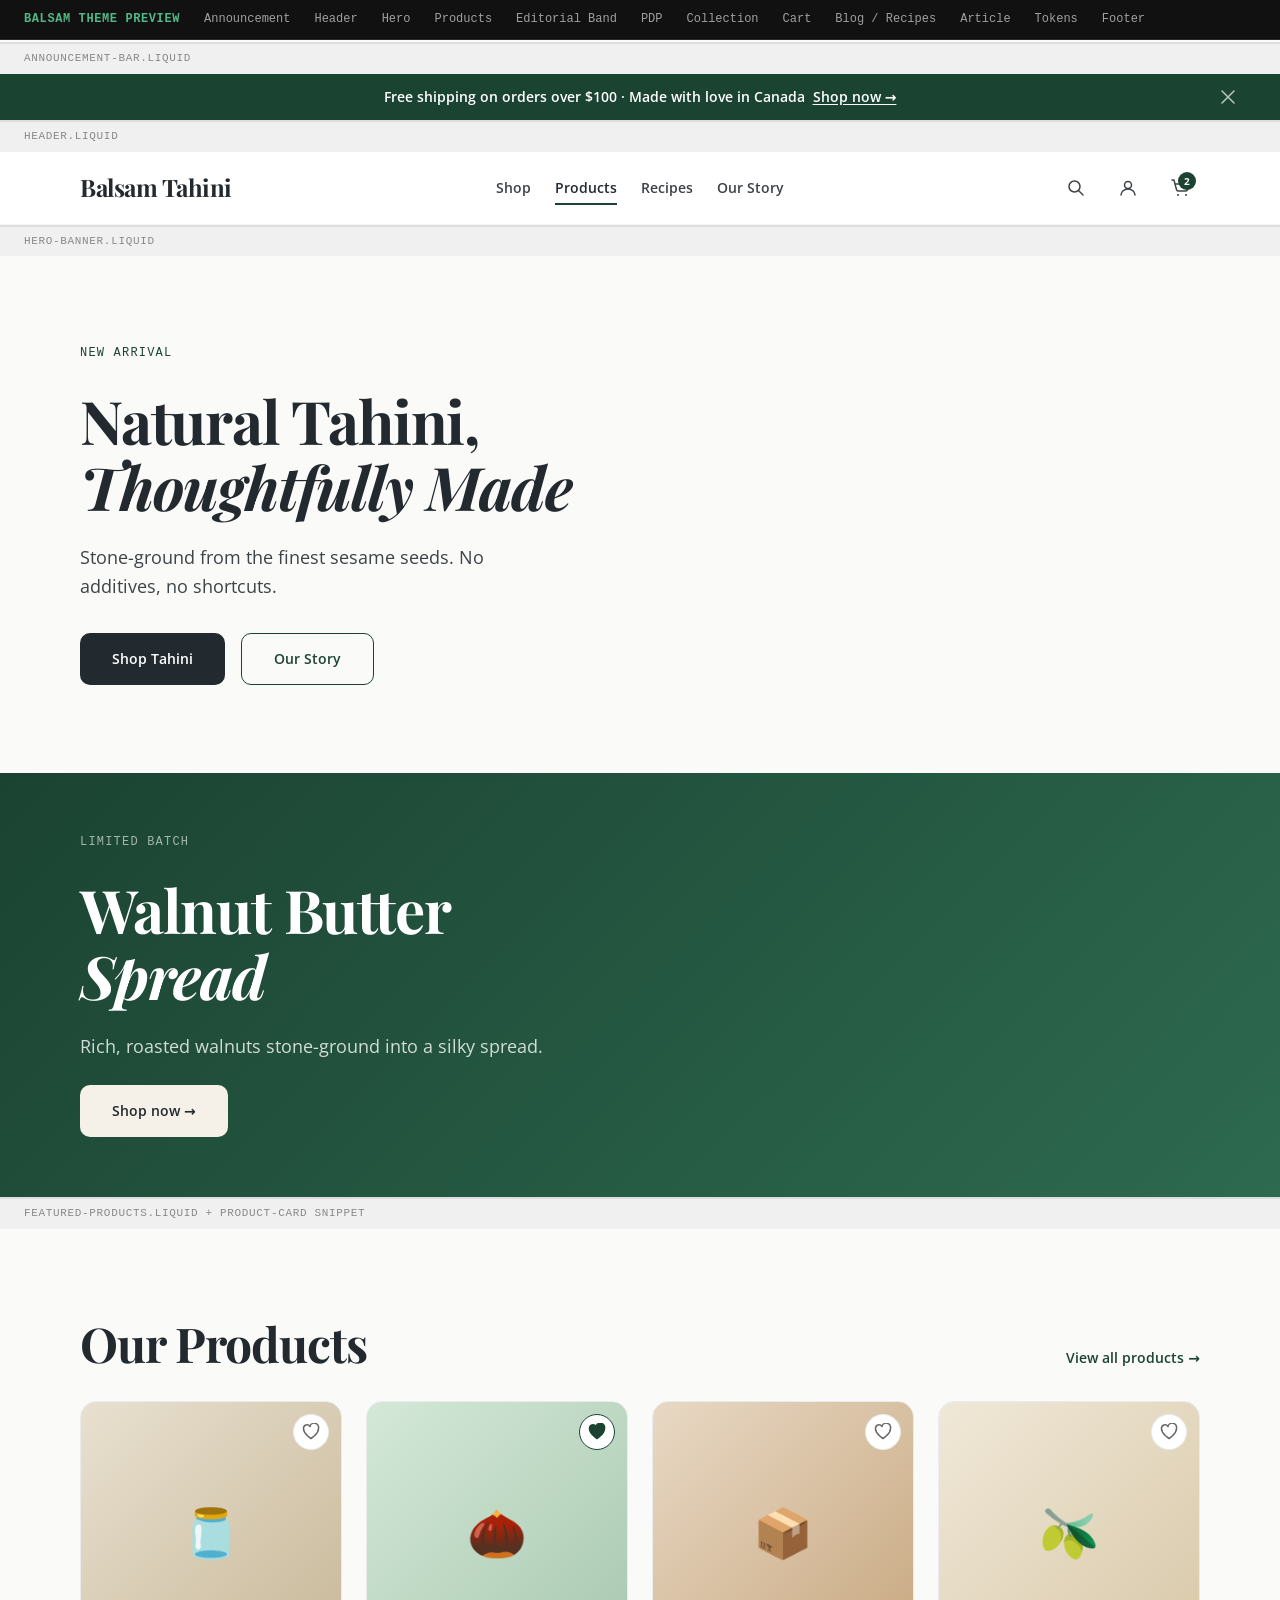
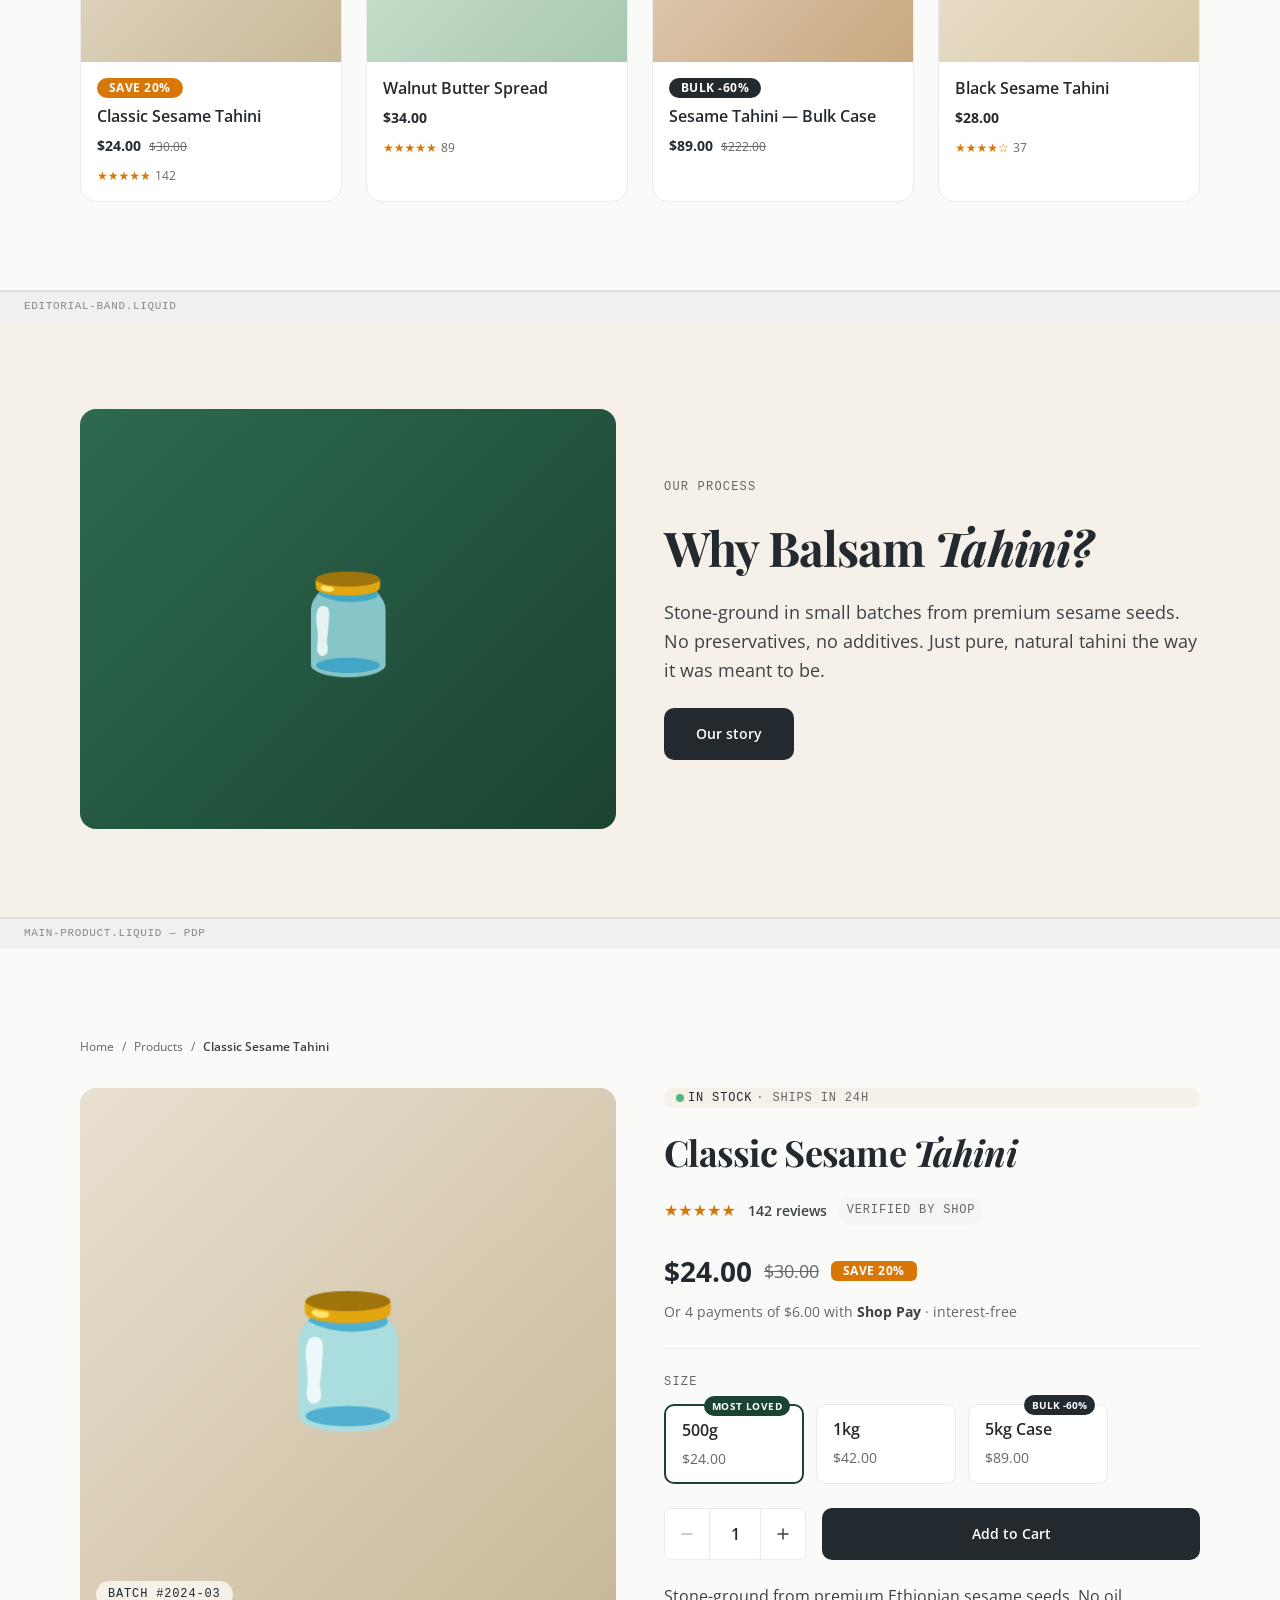
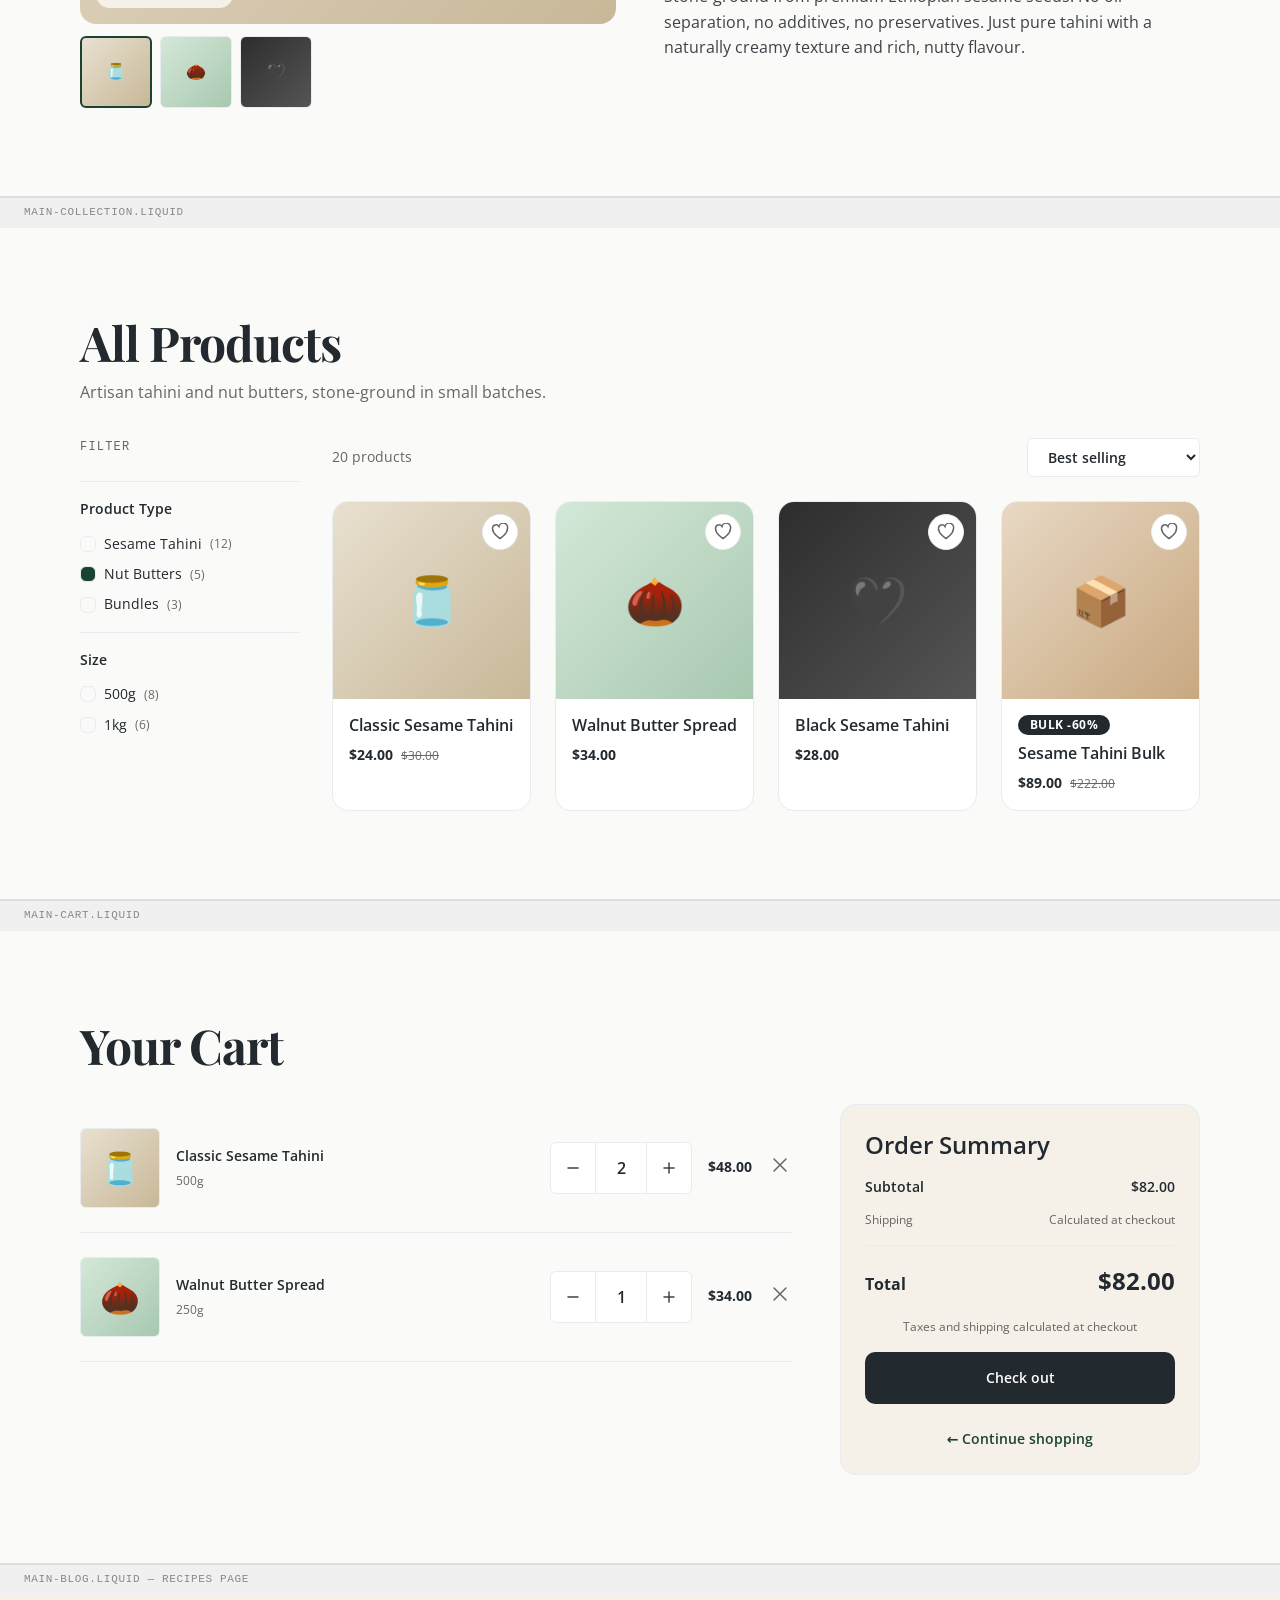
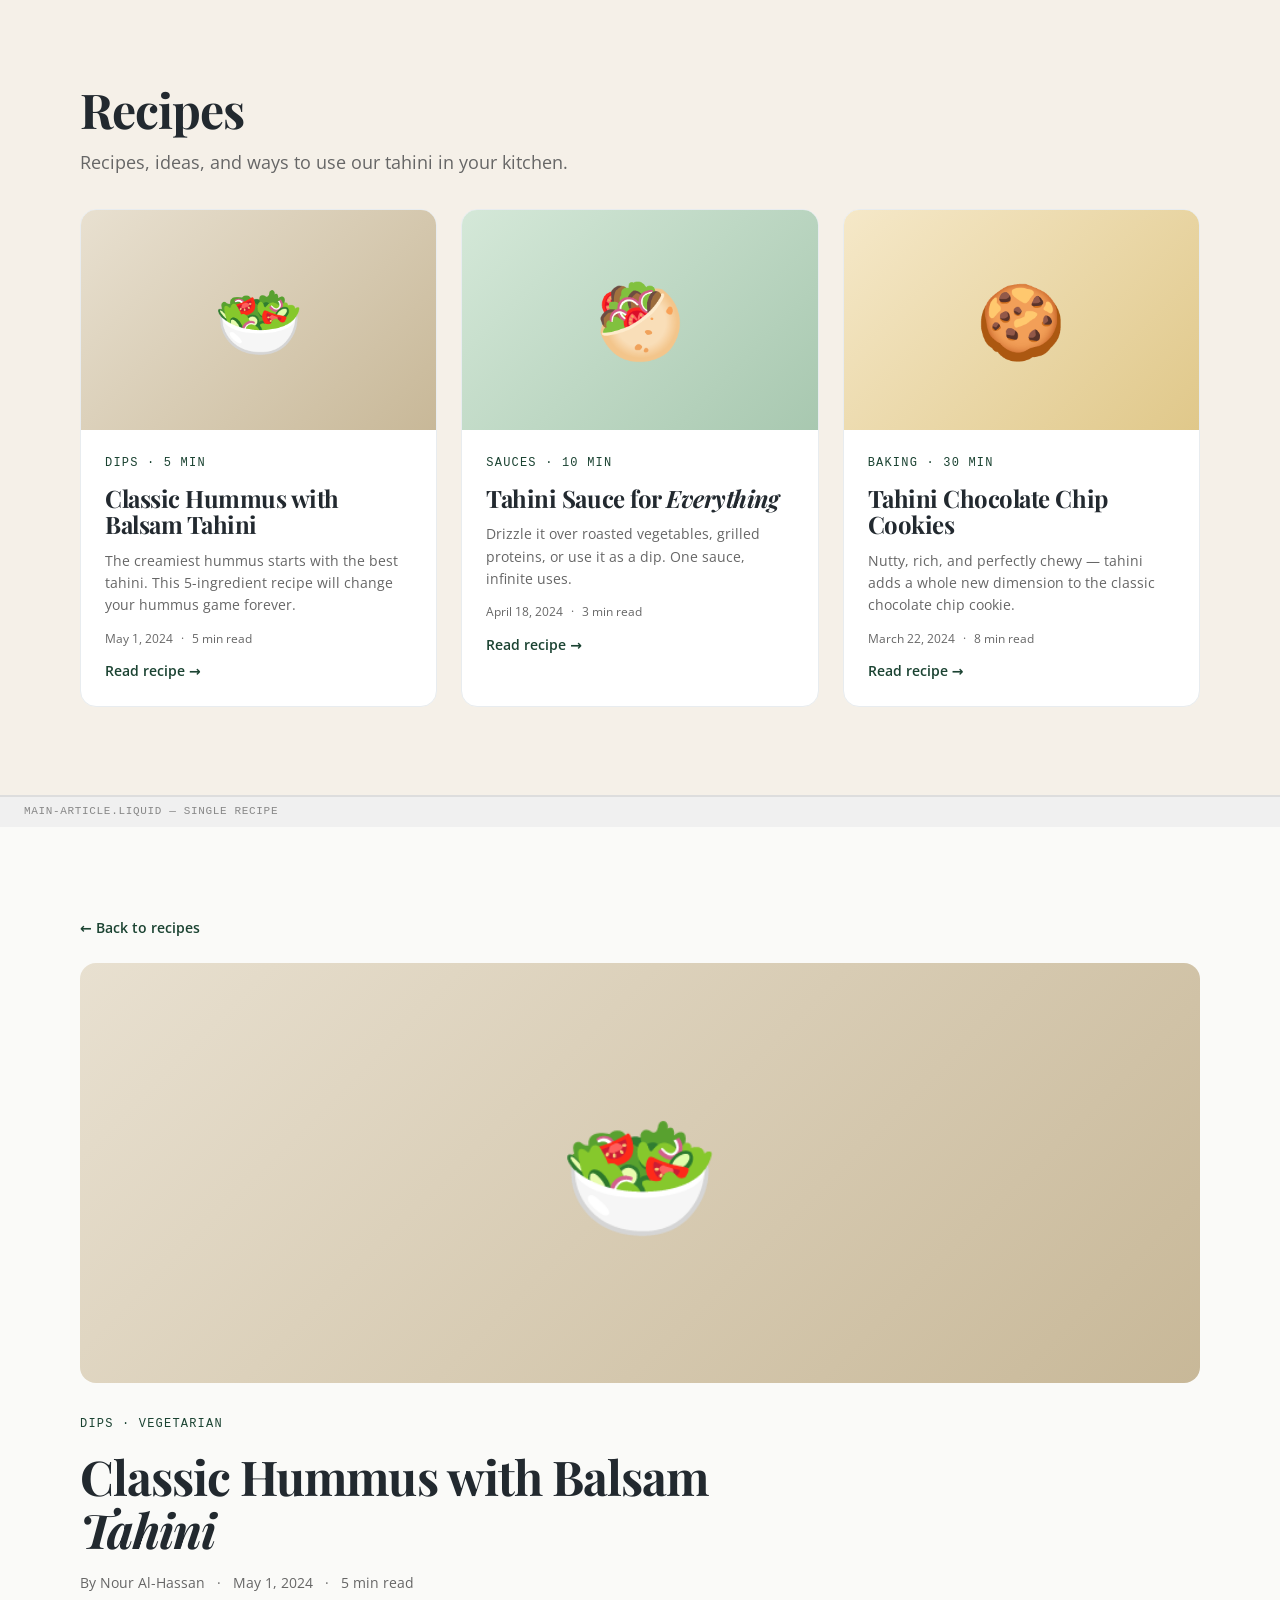
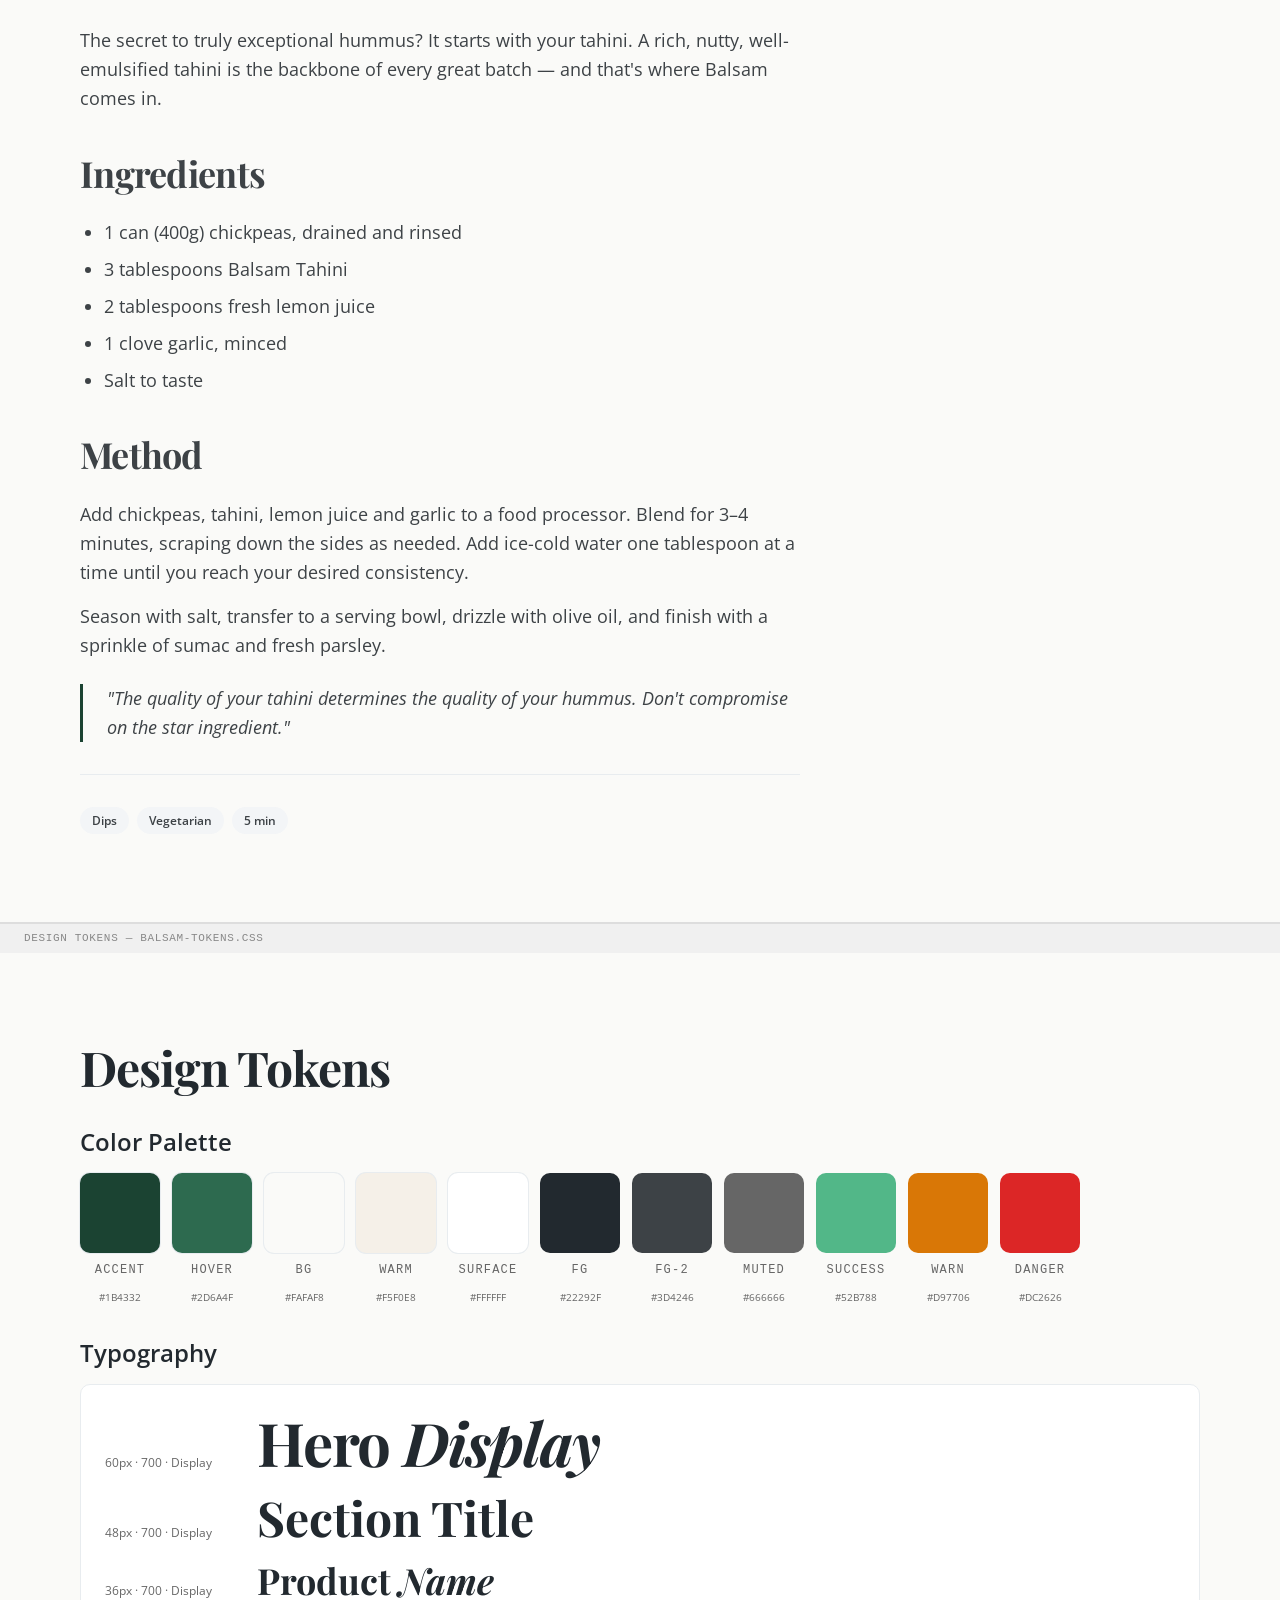
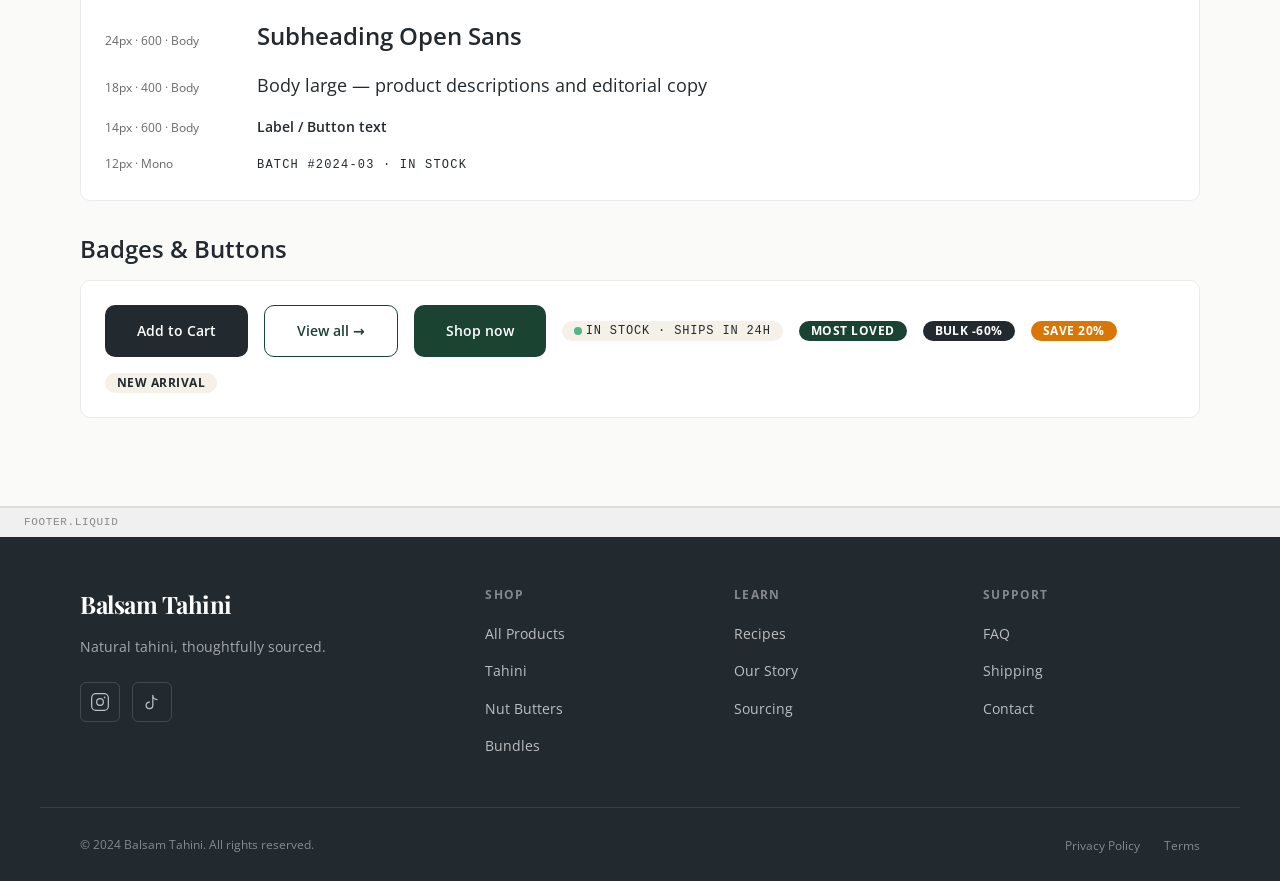
<file: code/docs/index.html>
<!doctype html>
<html lang="en">
<head>
  <meta charset="utf-8">
  <meta name="viewport" content="width=device-width, initial-scale=1">
  <title>Balsam Theme Preview</title>
  <link rel="preconnect" href="https://fonts.googleapis.com">
  <link rel="preconnect" href="https://fonts.gstatic.com" crossorigin>
  <link href="https://fonts.googleapis.com/css2?family=Open+Sans:ital,wght@0,400;0,600;0,700;1,400&family=Playfair+Display:ital,wght@0,700;1,700&display=swap" rel="stylesheet">
  <link rel="stylesheet" href="assets/balsam-tokens.css">
  <link rel="stylesheet" href="assets/balsam-base.css">
  <style>
    /* ── Preview nav ──────────────────────────────────────────── */
    .preview-nav {
      position: fixed;
      top: 0; left: 0; right: 0;
      z-index: 9999;
      background: #111;
      color: #fff;
      display: flex;
      align-items: center;
      gap: 24px;
      padding: 10px 24px;
      font-family: ui-monospace, monospace;
      font-size: 12px;
      border-bottom: 1px solid rgba(255,255,255,.1);
      flex-wrap: wrap;
    }
    .preview-nav strong { color: #52B788; letter-spacing: .05em; }
    .preview-nav a { color: rgba(255,255,255,.6); text-decoration: none; }
    .preview-nav a:hover { color: #fff; }
    body { padding-top: 42px; }

    /* ── Section label strips ─────────────────────────────────── */
    .preview-label {
      background: #f0f0f0;
      border-top: 2px solid #ddd;
      padding: 6px 24px;
      font-family: ui-monospace, monospace;
      font-size: 11px;
      color: #888;
      letter-spacing: .06em;
      text-transform: uppercase;
    }
  </style>
</head>
<body class="page-wrapper">

<!-- Preview navigation bar -->
<nav class="preview-nav">
  <strong>BALSAM THEME PREVIEW</strong>
  <a href="#announcement">Announcement</a>
  <a href="#header">Header</a>
  <a href="#hero">Hero</a>
  <a href="#products">Products</a>
  <a href="#editorial">Editorial Band</a>
  <a href="#pdp">PDP</a>
  <a href="#collection">Collection</a>
  <a href="#cart">Cart</a>
  <a href="#blog">Blog / Recipes</a>
  <a href="#article">Article</a>
  <a href="#tokens">Tokens</a>
  <a href="#footer">Footer</a>
</nav>

<!-- ══════════════════════════════════════════════════════════════
     ANNOUNCEMENT BAR
══════════════════════════════════════════════════════════════ -->
<div class="preview-label" id="announcement">announcement-bar.liquid</div>
<div class="announcement-bar" role="region" aria-label="Announcement">
  <div class="announcement-bar__inner container">
    <p class="announcement-bar__text">
      Free shipping on orders over $100 · Made with love in Canada
      &nbsp;<a href="#" class="announcement-bar__link">Shop now →</a>
    </p>
    <button class="announcement-bar__close" type="button" aria-label="Dismiss">
      <svg width="16" height="16" viewBox="0 0 16 16" fill="none"><path d="M2 2l12 12M14 2L2 14" stroke="currentColor" stroke-width="1.5" stroke-linecap="round"/></svg>
    </button>
  </div>
</div>
<style>
  .announcement-bar { background-color: var(--accent); color: var(--accent-on); padding-block: var(--space-3); }
  .announcement-bar__inner { display: flex; align-items: center; justify-content: center; gap: var(--space-4); position: relative; }
  .announcement-bar__text { font-size: var(--text-sm); font-weight: 600; text-align: center; }
  .announcement-bar__link { text-decoration: underline; text-underline-offset: 2px; }
  .announcement-bar__close { position: absolute; right: 0; background: none; border: none; color: var(--accent-on); cursor: pointer; padding: var(--space-1); display: flex; align-items: center; justify-content: center; opacity: .7; }
  .announcement-bar__close:hover { opacity: 1; }
</style>

<!-- ══════════════════════════════════════════════════════════════
     HEADER
══════════════════════════════════════════════════════════════ -->
<div class="preview-label" id="header">header.liquid</div>
<header class="site-header site-header--scrolled" id="site-header">
  <div class="header__inner container">
    <a href="#" class="header__logo">
      <span class="header__logo-text">Balsam Tahini</span>
    </a>
    <nav class="header__nav" aria-label="Main navigation">
      <ul class="header__nav-list" role="list">
        <li><a href="#" class="header__nav-link">Shop</a></li>
        <li><a href="#" class="header__nav-link header__nav-link--active">Products</a></li>
        <li><a href="#" class="header__nav-link">Recipes</a></li>
        <li><a href="#" class="header__nav-link">Our Story</a></li>
      </ul>
    </nav>
    <div class="header__utils">
      <a href="#" class="header__icon-btn" aria-label="Search">
        <svg width="20" height="20" viewBox="0 0 20 20" fill="none"><circle cx="8.5" cy="8.5" r="5.5" stroke="currentColor" stroke-width="1.5"/><path d="M13 13l4 4" stroke="currentColor" stroke-width="1.5" stroke-linecap="round"/></svg>
      </a>
      <a href="#" class="header__icon-btn" aria-label="Account">
        <svg width="20" height="20" viewBox="0 0 20 20" fill="none"><circle cx="10" cy="7" r="3.5" stroke="currentColor" stroke-width="1.5"/><path d="M3 17c0-3.314 3.134-6 7-6s7 2.686 7 6" stroke="currentColor" stroke-width="1.5" stroke-linecap="round"/></svg>
      </a>
      <a href="#" class="header__icon-btn header__cart-btn" aria-label="Cart (2)">
        <svg width="20" height="20" viewBox="0 0 20 20" fill="none"><path d="M2 2h2l2.4 9.39A2 2 0 0 0 8.34 13h7.32a2 2 0 0 0 1.94-1.51L19 6H5" stroke="currentColor" stroke-width="1.5" stroke-linecap="round" stroke-linejoin="round"/><circle cx="8" cy="17" r="1" fill="currentColor"/><circle cx="16" cy="17" r="1" fill="currentColor"/></svg>
        <span class="header__cart-badge">2</span>
      </a>
    </div>
  </div>
</header>
<style>
  .site-header { background-color: var(--surface); border-bottom: 1px solid var(--border-soft); }
  .site-header--scrolled { box-shadow: var(--elev-raised); }
  .header__inner { display: grid; grid-template-columns: 1fr auto 1fr; align-items: center; height: 72px; gap: var(--space-6); }
  .header__logo { justify-self: start; display: flex; align-items: center; }
  .header__logo-text { font-family: var(--font-display); font-size: var(--text-xl); font-weight: 700; color: var(--fg); letter-spacing: var(--tracking-display); }
  .header__nav { justify-self: center; }
  .header__nav-list { display: flex; align-items: center; gap: var(--space-6); list-style: none; }
  .header__nav-link { font-size: var(--text-sm); font-weight: 600; color: var(--fg-2); text-decoration: none; padding-block: var(--space-2); position: relative; }
  .header__nav-link::after { content: ''; position: absolute; bottom: 0; left: 0; width: 0; height: 2px; background-color: var(--accent); transition: width var(--motion-fast) var(--ease-standard); }
  .header__nav-link:hover::after, .header__nav-link--active::after { width: 100%; }
  .header__nav-link:hover, .header__nav-link--active { color: var(--fg); }
  .header__utils { justify-self: end; display: flex; align-items: center; gap: var(--space-3); }
  .header__icon-btn { position: relative; display: flex; align-items: center; justify-content: center; width: 40px; height: 40px; color: var(--fg-2); border-radius: var(--radius-sm); transition: color var(--motion-fast) var(--ease-standard), background-color var(--motion-fast) var(--ease-standard); }
  .header__icon-btn:hover { color: var(--fg); background-color: var(--border-soft); }
  .header__cart-badge { position: absolute; top: 4px; right: 4px; min-width: 18px; height: 18px; padding-inline: 4px; background-color: var(--accent); color: var(--accent-on); font-size: 10px; font-weight: 700; line-height: 18px; text-align: center; border-radius: var(--radius-pill); }
</style>

<!-- ══════════════════════════════════════════════════════════════
     HERO BANNER
══════════════════════════════════════════════════════════════ -->
<div class="preview-label" id="hero">hero-banner.liquid</div>
<section class="hero-preview section">
  <div class="container">
    <div class="hero-preview__content">
      <p class="eyebrow" style="color:var(--accent)">New Arrival</p>
      <h1 class="display">Natural Tahini, <em>Thoughtfully Made</em></h1>
      <p style="font-size:var(--text-lg);color:var(--fg-2);max-width:480px;line-height:var(--leading-body)">Stone-ground from the finest sesame seeds. No additives, no shortcuts.</p>
      <div style="display:flex;gap:var(--space-4);flex-wrap:wrap;margin-top:var(--space-2)">
        <a href="#" class="btn btn-primary">Shop Tahini</a>
        <a href="#" class="btn btn-ghost">Our Story</a>
      </div>
    </div>
  </div>
</section>
<section class="section" style="background:linear-gradient(135deg,var(--accent) 0%,#2D6A4F 100%);padding:60px 0">
  <div class="container">
    <div style="display:flex;flex-direction:column;gap:var(--space-6);max-width:540px">
      <p class="eyebrow" style="color:rgba(255,255,255,.6)">Limited Batch</p>
      <h2 class="display" style="color:#fff">Walnut Butter <em>Spread</em></h2>
      <p style="font-size:var(--text-lg);color:rgba(255,255,255,.8);line-height:var(--leading-body)">Rich, roasted walnuts stone-ground into a silky spread.</p>
      <a href="#" class="btn" style="background:var(--surface-warm);color:var(--fg);width:fit-content">Shop now →</a>
    </div>
  </div>
</section>
<style>
  .hero-preview { background-color: var(--bg); }
  .hero-preview__content { display: flex; flex-direction: column; gap: var(--space-6); max-width: 600px; }
</style>

<!-- ══════════════════════════════════════════════════════════════
     PRODUCT CARDS (Featured Products)
══════════════════════════════════════════════════════════════ -->
<div class="preview-label" id="products">featured-products.liquid + product-card snippet</div>
<section class="section">
  <div class="container">
    <div style="display:flex;align-items:baseline;justify-content:space-between;margin-bottom:var(--space-8)">
      <h2 class="section-title">Our Products</h2>
      <a href="#" style="font-size:var(--text-sm);font-weight:600;color:var(--accent)">View all products →</a>
    </div>
    <div class="product-grid">

      <!-- Card 1 — sale + Most Loved badge -->
      <article class="product-card">
        <div class="product-card__image-wrap" style="background:var(--surface-warm);display:flex;align-items:center;justify-content:center">
          <div style="width:100%;aspect-ratio:1/1;background:linear-gradient(135deg,#e8e0d0 0%,#c8b898 100%);display:flex;align-items:center;justify-content:center">
            <span style="font-size:48px">🫙</span>
          </div>
          <button class="product-card__wishlist" type="button" aria-pressed="false">
            <svg width="18" height="18" viewBox="0 0 18 18" fill="none"><path d="M9 15.5S1.5 11 1.5 5.5A3.5 3.5 0 0 1 8 3.56 3.5 3.5 0 0 1 16.5 5.5C16.5 11 9 15.5 9 15.5z" stroke="currentColor" stroke-width="1.5" stroke-linecap="round" stroke-linejoin="round"/></svg>
          </button>
          <a href="#" class="product-card__hover-atc btn btn-ghost btn--sm">View product</a>
        </div>
        <div class="product-card__body">
          <span class="badge product-card__badge" style="background:var(--warn);color:var(--surface)">Save 20%</span>
          <a href="#" class="product-card__name">Classic Sesame Tahini</a>
          <div class="price price--card">
            <span class="price__sale">$24.00</span>
            <s class="price__compare">$30.00</s>
          </div>
          <div class="product-card__rating">
            <span class="stars">★★★★★</span>
            <span class="product-card__review-count">142</span>
          </div>
        </div>
      </article>

      <!-- Card 2 — regular price -->
      <article class="product-card">
        <div class="product-card__image-wrap">
          <div style="width:100%;aspect-ratio:1/1;background:linear-gradient(135deg,#d4e8d8 0%,#a8c8b0 100%);display:flex;align-items:center;justify-content:center">
            <span style="font-size:48px">🌰</span>
          </div>
          <button class="product-card__wishlist product-card__wishlist--active" type="button" aria-pressed="true">
            <svg width="18" height="18" viewBox="0 0 18 18" fill="none"><path d="M9 15.5S1.5 11 1.5 5.5A3.5 3.5 0 0 1 8 3.56 3.5 3.5 0 0 1 16.5 5.5C16.5 11 9 15.5 9 15.5z" stroke="var(--accent)" fill="var(--accent)" stroke-width="1.5" stroke-linecap="round" stroke-linejoin="round"/></svg>
          </button>
          <a href="#" class="product-card__hover-atc btn btn-ghost btn--sm">View product</a>
        </div>
        <div class="product-card__body">
          <a href="#" class="product-card__name">Walnut Butter Spread</a>
          <div class="price price--card">
            <span class="price__regular">$34.00</span>
          </div>
          <div class="product-card__rating">
            <span class="stars">★★★★★</span>
            <span class="product-card__review-count">89</span>
          </div>
        </div>
      </article>

      <!-- Card 3 — bulk badge -->
      <article class="product-card">
        <div class="product-card__image-wrap">
          <div style="width:100%;aspect-ratio:1/1;background:linear-gradient(135deg,#e8d8c4 0%,#c8a880 100%);display:flex;align-items:center;justify-content:center">
            <span style="font-size:48px">📦</span>
          </div>
          <button class="product-card__wishlist" type="button" aria-pressed="false">
            <svg width="18" height="18" viewBox="0 0 18 18" fill="none"><path d="M9 15.5S1.5 11 1.5 5.5A3.5 3.5 0 0 1 8 3.56 3.5 3.5 0 0 1 16.5 5.5C16.5 11 9 15.5 9 15.5z" stroke="currentColor" stroke-width="1.5" stroke-linecap="round" stroke-linejoin="round"/></svg>
          </button>
          <a href="#" class="product-card__hover-atc btn btn-ghost btn--sm">View product</a>
        </div>
        <div class="product-card__body">
          <span class="badge product-card__badge" style="background:var(--fg);color:var(--surface)">Bulk -60%</span>
          <a href="#" class="product-card__name">Sesame Tahini — Bulk Case</a>
          <div class="price price--card">
            <span class="price__sale">$89.00</span>
            <s class="price__compare">$222.00</s>
          </div>
        </div>
      </article>

      <!-- Card 4 -->
      <article class="product-card">
        <div class="product-card__image-wrap">
          <div style="width:100%;aspect-ratio:1/1;background:linear-gradient(135deg,#f0e8d8 0%,#d8c8a8 100%);display:flex;align-items:center;justify-content:center">
            <span style="font-size:48px">🫒</span>
          </div>
          <button class="product-card__wishlist" type="button" aria-pressed="false">
            <svg width="18" height="18" viewBox="0 0 18 18" fill="none"><path d="M9 15.5S1.5 11 1.5 5.5A3.5 3.5 0 0 1 8 3.56 3.5 3.5 0 0 1 16.5 5.5C16.5 11 9 15.5 9 15.5z" stroke="currentColor" stroke-width="1.5" stroke-linecap="round" stroke-linejoin="round"/></svg>
          </button>
          <a href="#" class="product-card__hover-atc btn btn-ghost btn--sm">View product</a>
        </div>
        <div class="product-card__body">
          <a href="#" class="product-card__name">Black Sesame Tahini</a>
          <div class="price price--card">
            <span class="price__regular">$28.00</span>
          </div>
          <div class="product-card__rating">
            <span class="stars">★★★★☆</span>
            <span class="product-card__review-count">37</span>
          </div>
        </div>
      </article>

    </div>
  </div>
</section>
<style>
  .product-card { display: flex; flex-direction: column; background-color: var(--surface); border-radius: var(--radius-lg); border: 1px solid var(--border); overflow: hidden; transition: box-shadow var(--motion-base) var(--ease-standard), transform var(--motion-base) var(--ease-standard); }
  .product-card:hover { box-shadow: var(--elev-raised); transform: translateY(-2px); }
  .product-card__image-wrap { position: relative; aspect-ratio: 1 / 1; overflow: hidden; background-color: var(--border-soft); }
  .product-card__image-wrap > div { width: 100%; height: 100%; }
  .product-card__wishlist { position: absolute; top: var(--space-3); right: var(--space-3); width: 36px; height: 36px; display: flex; align-items: center; justify-content: center; background-color: var(--surface); border: 1px solid var(--border); border-radius: var(--radius-pill); color: var(--muted); cursor: pointer; transition: color var(--motion-fast) var(--ease-standard), border-color var(--motion-fast) var(--ease-standard); }
  .product-card__wishlist:hover, .product-card__wishlist--active { color: var(--accent); border-color: var(--accent); }
  .product-card__hover-atc { position: absolute; bottom: var(--space-3); left: var(--space-3); right: var(--space-3); opacity: 0; transform: translateY(4px); transition: opacity var(--motion-fast) var(--ease-standard), transform var(--motion-fast) var(--ease-standard); }
  .product-card:hover .product-card__hover-atc { opacity: 1; transform: translateY(0); }
  .product-card__body { padding: var(--space-4); display: flex; flex-direction: column; gap: var(--space-2); }
  .product-card__name { font-size: var(--text-base); font-weight: 600; color: var(--fg); line-height: 1.3; }
  .product-card__name:hover { color: var(--accent); }
  .product-card__badge { align-self: flex-start; }
  .product-card__rating { display: flex; align-items: center; gap: var(--space-1); font-size: var(--text-xs); color: var(--muted); }
  .price--card { display: flex; align-items: baseline; gap: var(--space-2); }
  .price__sale { font-size: var(--text-sm); font-weight: 700; color: var(--fg); }
  .price__compare { font-size: var(--text-xs); color: var(--muted); text-decoration: line-through; }
  .price__regular { font-size: var(--text-sm); font-weight: 700; color: var(--fg); }
</style>

<!-- ══════════════════════════════════════════════════════════════
     EDITORIAL BAND
══════════════════════════════════════════════════════════════ -->
<div class="preview-label" id="editorial">editorial-band.liquid</div>
<section class="section section--cream">
  <div class="container">
    <div style="display:grid;grid-template-columns:1fr 1fr;gap:var(--space-12);align-items:center">
      <div style="background:linear-gradient(135deg,#2D6A4F,#1B4332);border-radius:var(--radius-lg);height:420px;display:flex;align-items:center;justify-content:center">
        <span style="font-size:96px">🫙</span>
      </div>
      <div style="display:flex;flex-direction:column;gap:var(--space-6)">
        <p class="eyebrow">Our Process</p>
        <h2 class="section-title">Why Balsam <em style="font-style:italic">Tahini?</em></h2>
        <p style="font-size:var(--text-lg);color:var(--fg-2);line-height:var(--leading-body)">Stone-ground in small batches from premium sesame seeds. No preservatives, no additives. Just pure, natural tahini the way it was meant to be.</p>
        <a href="#" class="btn btn-primary" style="width:fit-content">Our story</a>
      </div>
    </div>
  </div>
</section>

<!-- ══════════════════════════════════════════════════════════════
     PRODUCT DETAIL PAGE
══════════════════════════════════════════════════════════════ -->
<div class="preview-label" id="pdp">main-product.liquid — PDP</div>
<section class="section">
  <div class="container">
    <nav class="breadcrumb" style="margin-bottom:var(--space-8)">
      <ol style="display:flex;align-items:center;gap:var(--space-2);list-style:none;font-size:var(--text-xs);color:var(--muted)">
        <li><a href="#" style="color:var(--muted)">Home</a></li>
        <li aria-hidden="true">/</li>
        <li><a href="#" style="color:var(--muted)">Products</a></li>
        <li aria-hidden="true">/</li>
        <li style="color:var(--fg-2);font-weight:600">Classic Sesame Tahini</li>
      </ol>
    </nav>

    <div style="display:grid;grid-template-columns:1fr 1fr;gap:var(--space-12);align-items:start">
      <!-- Image col -->
      <div>
        <div style="position:relative">
          <div style="width:100%;aspect-ratio:1/1;background:linear-gradient(135deg,#e8e0d0,#c8b898);border-radius:var(--radius-lg);display:flex;align-items:center;justify-content:center">
            <span style="font-size:128px">🫙</span>
          </div>
          <span style="position:absolute;bottom:var(--space-4);left:var(--space-4);background:var(--surface-warm);color:var(--fg);padding:var(--space-1) var(--space-3);border-radius:var(--radius-pill);font-family:var(--font-mono);font-size:var(--text-xs);font-weight:500;letter-spacing:.07em;text-transform:uppercase">Batch #2024-03</span>
        </div>
        <div style="display:flex;gap:var(--space-2);margin-top:var(--space-3)">
          <div style="width:72px;height:72px;border-radius:var(--radius-sm);border:2px solid var(--accent);overflow:hidden;background:linear-gradient(135deg,#e8e0d0,#c8b898);display:flex;align-items:center;justify-content:center"><span>🫙</span></div>
          <div style="width:72px;height:72px;border-radius:var(--radius-sm);border:1.5px solid var(--border);overflow:hidden;background:linear-gradient(135deg,#d4e8d8,#a8c8b0);display:flex;align-items:center;justify-content:center"><span>🌰</span></div>
          <div style="width:72px;height:72px;border-radius:var(--radius-sm);border:1.5px solid var(--border);overflow:hidden;background:linear-gradient(135deg,#2d2d2d,#555);display:flex;align-items:center;justify-content:center"><span>🖤</span></div>
        </div>
      </div>

      <!-- Details col -->
      <div style="display:flex;flex-direction:column;gap:var(--space-6)">
        <!-- Status badge -->
        <span class="status-badge status-badge--in-stock">
          <span class="status-badge__dot"></span>
          <span class="status-badge__label">IN STOCK</span>
          <span class="status-badge__ships" style="color:var(--muted)">· SHIPS IN 24H</span>
        </span>

        <h1 class="product-name">Classic Sesame <em>Tahini</em></h1>

        <!-- Review strip -->
        <div style="display:flex;align-items:center;gap:var(--space-3)">
          <span class="stars" style="color:var(--warn)">★★★★★</span>
          <span style="font-size:var(--text-sm);font-weight:600;color:var(--fg-2)">142 reviews</span>
          <span style="padding:var(--space-1) var(--space-2);background:var(--border-soft);border-radius:var(--radius-pill);font-family:var(--font-mono);font-size:var(--text-xs);text-transform:uppercase;letter-spacing:.07em;color:var(--muted)">Verified by Shop</span>
        </div>

        <!-- Price -->
        <div style="display:flex;flex-direction:column;gap:var(--space-2)">
          <div style="display:flex;align-items:center;gap:var(--space-3);flex-wrap:wrap">
            <span style="font-size:28px;font-weight:700;color:var(--fg)">$24.00</span>
            <s style="font-size:var(--text-lg);color:var(--muted)">$30.00</s>
            <span class="badge" style="background:var(--warn);color:var(--surface);border-radius:var(--radius-sm)">SAVE 20%</span>
          </div>
          <p style="font-size:var(--text-sm);color:var(--muted)">Or 4 payments of $6.00 with <strong style="color:var(--fg-2)">Shop Pay</strong> · interest-free</p>
        </div>

        <hr class="divider">

        <!-- Variant selector -->
        <div>
          <p class="eyebrow" style="margin-bottom:var(--space-3)">Size</p>
          <div style="display:flex;flex-wrap:wrap;gap:var(--space-3)">
            <label style="position:relative;display:flex;flex-direction:column;gap:var(--space-1);min-width:140px;padding:var(--space-3) var(--space-4);background:var(--surface);border:2px solid var(--accent);border-radius:var(--radius-md);cursor:pointer">
              <span style="position:absolute;top:-10px;right:var(--space-3);background:var(--accent);color:var(--accent-on);font-size:10px;font-weight:700;letter-spacing:.04em;text-transform:uppercase;padding:2px 8px;border-radius:var(--radius-pill)">MOST LOVED</span>
              <span style="font-size:var(--text-base);font-weight:600;color:var(--fg)">500g</span>
              <span style="font-size:var(--text-sm);color:var(--muted)">$24.00</span>
            </label>
            <label style="display:flex;flex-direction:column;gap:var(--space-1);min-width:140px;padding:var(--space-3) var(--space-4);background:var(--surface);border:1.5px solid var(--border);border-radius:var(--radius-md);cursor:pointer">
              <span style="font-size:var(--text-base);font-weight:600;color:var(--fg)">1kg</span>
              <span style="font-size:var(--text-sm);color:var(--muted)">$42.00</span>
            </label>
            <label style="position:relative;display:flex;flex-direction:column;gap:var(--space-1);min-width:140px;padding:var(--space-3) var(--space-4);background:var(--surface);border:1.5px solid var(--border);border-radius:var(--radius-md);cursor:pointer">
              <span style="position:absolute;top:-10px;right:var(--space-3);background:var(--fg);color:var(--surface);font-size:10px;font-weight:700;text-transform:uppercase;padding:2px 8px;border-radius:var(--radius-pill)">BULK -60%</span>
              <span style="font-size:var(--text-base);font-weight:600;color:var(--fg)">5kg Case</span>
              <span style="font-size:var(--text-sm);color:var(--muted)">$89.00</span>
            </label>
          </div>
        </div>

        <!-- Qty + ATC -->
        <div style="display:flex;gap:var(--space-4);align-items:stretch">
          <div class="qty-stepper">
            <button type="button" class="qty-stepper__btn" data-qty-dec disabled>
              <svg width="14" height="14" viewBox="0 0 14 14" fill="none"><path d="M2 7h10" stroke="currentColor" stroke-width="1.5" stroke-linecap="round"/></svg>
            </button>
            <input type="number" class="qty-stepper__input" value="1" min="1">
            <button type="button" class="qty-stepper__btn" data-qty-inc>
              <svg width="14" height="14" viewBox="0 0 14 14" fill="none"><path d="M7 2v10M2 7h10" stroke="currentColor" stroke-width="1.5" stroke-linecap="round"/></svg>
            </button>
          </div>
          <button type="button" class="btn btn-primary" style="flex:1">Add to Cart</button>
        </div>

        <p style="font-size:var(--text-base);color:var(--fg-2);line-height:var(--leading-body)">Stone-ground from premium Ethiopian sesame seeds. No oil separation, no additives, no preservatives. Just pure tahini with a naturally creamy texture and rich, nutty flavour.</p>
      </div>
    </div>
  </div>
</section>
<style>
  .status-badge { display: inline-flex; align-items: center; gap: var(--space-1); padding: var(--space-1) var(--space-3); border-radius: var(--radius-pill); font-family: var(--font-mono); font-size: var(--text-xs); font-weight: 500; letter-spacing: .07em; text-transform: uppercase; line-height: 1; }
  .status-badge--in-stock { background-color: var(--surface-warm); color: var(--fg); }
  .status-badge__dot { display: inline-block; width: 8px; height: 8px; background-color: var(--success); border-radius: var(--radius-pill); flex-shrink: 0; }
  .qty-stepper { display: inline-flex; align-items: center; border: 1.5px solid var(--border); border-radius: var(--radius-sm); background-color: var(--surface); overflow: hidden; height: 52px; }
  .qty-stepper__btn { display: flex; align-items: center; justify-content: center; width: 44px; height: 100%; background: none; border: none; color: var(--fg-2); cursor: pointer; flex-shrink: 0; }
  .qty-stepper__btn:hover:not(:disabled) { color: var(--fg); background-color: var(--border-soft); }
  .qty-stepper__btn:disabled { opacity: .35; cursor: not-allowed; }
  .qty-stepper__input { width: 52px; height: 100%; border: none; border-left: 1px solid var(--border); border-right: 1px solid var(--border); text-align: center; font-size: var(--text-base); font-weight: 600; color: var(--fg); background: none; -moz-appearance: textfield; appearance: textfield; }
  .qty-stepper__input::-webkit-outer-spin-button, .qty-stepper__input::-webkit-inner-spin-button { -webkit-appearance: none; }
</style>

<!-- ══════════════════════════════════════════════════════════════
     COLLECTION PAGE
══════════════════════════════════════════════════════════════ -->
<div class="preview-label" id="collection">main-collection.liquid</div>
<section class="section">
  <div class="container">
    <div style="margin-bottom:var(--space-8)">
      <h1 class="section-title">All Products</h1>
      <p style="margin-top:var(--space-3);font-size:var(--text-base);color:var(--muted)">Artisan tahini and nut butters, stone-ground in small batches.</p>
    </div>
    <div style="display:grid;grid-template-columns:220px 1fr;gap:var(--space-8);align-items:start">
      <!-- Filters -->
      <aside>
        <p class="eyebrow" style="margin-bottom:var(--space-6)">Filter</p>
        <div style="border-top:1px solid var(--border);padding-block:var(--space-4)">
          <p style="font-size:var(--text-sm);font-weight:600;color:var(--fg);margin-bottom:var(--space-3)">Product Type</p>
          <div style="display:flex;flex-direction:column;gap:var(--space-2)">
            <label style="display:flex;align-items:center;gap:var(--space-2);font-size:var(--text-sm);cursor:pointer">
              <span style="width:16px;height:16px;border:1.5px solid var(--border);border-radius:var(--radius-sm);flex-shrink:0"></span>
              Sesame Tahini <span style="color:var(--muted);font-size:var(--text-xs)">(12)</span>
            </label>
            <label style="display:flex;align-items:center;gap:var(--space-2);font-size:var(--text-sm);cursor:pointer">
              <span style="width:16px;height:16px;border:1.5px solid var(--border);border-radius:var(--radius-sm);flex-shrink:0;background:var(--accent)"></span>
              Nut Butters <span style="color:var(--muted);font-size:var(--text-xs)">(5)</span>
            </label>
            <label style="display:flex;align-items:center;gap:var(--space-2);font-size:var(--text-sm);cursor:pointer">
              <span style="width:16px;height:16px;border:1.5px solid var(--border);border-radius:var(--radius-sm);flex-shrink:0"></span>
              Bundles <span style="color:var(--muted);font-size:var(--text-xs)">(3)</span>
            </label>
          </div>
        </div>
        <div style="border-top:1px solid var(--border);padding-block:var(--space-4)">
          <p style="font-size:var(--text-sm);font-weight:600;color:var(--fg);margin-bottom:var(--space-3)">Size</p>
          <div style="display:flex;flex-direction:column;gap:var(--space-2)">
            <label style="display:flex;align-items:center;gap:var(--space-2);font-size:var(--text-sm);cursor:pointer">
              <span style="width:16px;height:16px;border:1.5px solid var(--border);border-radius:var(--radius-sm);flex-shrink:0"></span>
              500g <span style="color:var(--muted);font-size:var(--text-xs)">(8)</span>
            </label>
            <label style="display:flex;align-items:center;gap:var(--space-2);font-size:var(--text-sm);cursor:pointer">
              <span style="width:16px;height:16px;border:1.5px solid var(--border);border-radius:var(--radius-sm);flex-shrink:0"></span>
              1kg <span style="color:var(--muted);font-size:var(--text-xs)">(6)</span>
            </label>
          </div>
        </div>
      </aside>
      <!-- Grid (reuses cards from above) -->
      <div>
        <div style="display:flex;align-items:center;justify-content:space-between;margin-bottom:var(--space-6)">
          <p style="font-size:var(--text-sm);color:var(--muted)">20 products</p>
          <select style="font-size:var(--text-sm);font-weight:600;color:var(--fg);background:var(--surface);border:1px solid var(--border);border-radius:var(--radius-sm);padding:var(--space-2) var(--space-4)">
            <option>Best selling</option><option>Price: low to high</option><option>Newest</option>
          </select>
        </div>
        <div class="product-grid">
          <article class="product-card"><div class="product-card__image-wrap"><div style="width:100%;aspect-ratio:1/1;background:linear-gradient(135deg,#e8e0d0,#c8b898);display:flex;align-items:center;justify-content:center"><span style="font-size:48px">🫙</span></div><button class="product-card__wishlist"><svg width="18" height="18" viewBox="0 0 18 18" fill="none"><path d="M9 15.5S1.5 11 1.5 5.5A3.5 3.5 0 0 1 8 3.56 3.5 3.5 0 0 1 16.5 5.5C16.5 11 9 15.5 9 15.5z" stroke="currentColor" stroke-width="1.5"/></svg></button><a href="#" class="product-card__hover-atc btn btn-ghost btn--sm">View product</a></div><div class="product-card__body"><a href="#" class="product-card__name">Classic Sesame Tahini</a><div class="price price--card"><span class="price__sale">$24.00</span><s class="price__compare">$30.00</s></div></div></article>
          <article class="product-card"><div class="product-card__image-wrap"><div style="width:100%;aspect-ratio:1/1;background:linear-gradient(135deg,#d4e8d8,#a8c8b0);display:flex;align-items:center;justify-content:center"><span style="font-size:48px">🌰</span></div><button class="product-card__wishlist"><svg width="18" height="18" viewBox="0 0 18 18" fill="none"><path d="M9 15.5S1.5 11 1.5 5.5A3.5 3.5 0 0 1 8 3.56 3.5 3.5 0 0 1 16.5 5.5C16.5 11 9 15.5 9 15.5z" stroke="currentColor" stroke-width="1.5"/></svg></button><a href="#" class="product-card__hover-atc btn btn-ghost btn--sm">View product</a></div><div class="product-card__body"><a href="#" class="product-card__name">Walnut Butter Spread</a><div class="price price--card"><span class="price__regular">$34.00</span></div></div></article>
          <article class="product-card"><div class="product-card__image-wrap"><div style="width:100%;aspect-ratio:1/1;background:linear-gradient(135deg,#2d2d2d,#555);display:flex;align-items:center;justify-content:center"><span style="font-size:48px">🖤</span></div><button class="product-card__wishlist"><svg width="18" height="18" viewBox="0 0 18 18" fill="none"><path d="M9 15.5S1.5 11 1.5 5.5A3.5 3.5 0 0 1 8 3.56 3.5 3.5 0 0 1 16.5 5.5C16.5 11 9 15.5 9 15.5z" stroke="currentColor" stroke-width="1.5"/></svg></button><a href="#" class="product-card__hover-atc btn btn-ghost btn--sm">View product</a></div><div class="product-card__body"><a href="#" class="product-card__name">Black Sesame Tahini</a><div class="price price--card"><span class="price__regular">$28.00</span></div></div></article>
          <article class="product-card"><div class="product-card__image-wrap"><div style="width:100%;aspect-ratio:1/1;background:linear-gradient(135deg,#e8d8c4,#c8a880);display:flex;align-items:center;justify-content:center"><span style="font-size:48px">📦</span></div><button class="product-card__wishlist"><svg width="18" height="18" viewBox="0 0 18 18" fill="none"><path d="M9 15.5S1.5 11 1.5 5.5A3.5 3.5 0 0 1 8 3.56 3.5 3.5 0 0 1 16.5 5.5C16.5 11 9 15.5 9 15.5z" stroke="currentColor" stroke-width="1.5"/></svg></button><a href="#" class="product-card__hover-atc btn btn-ghost btn--sm">View product</a></div><div class="product-card__body"><span class="badge" style="background:var(--fg);color:var(--surface);align-self:flex-start">Bulk -60%</span><a href="#" class="product-card__name">Sesame Tahini Bulk</a><div class="price price--card"><span class="price__sale">$89.00</span><s class="price__compare">$222.00</s></div></div></article>
        </div>
      </div>
    </div>
  </div>
</section>

<!-- ══════════════════════════════════════════════════════════════
     CART
══════════════════════════════════════════════════════════════ -->
<div class="preview-label" id="cart">main-cart.liquid</div>
<section class="section">
  <div class="container">
    <h1 class="section-title" style="margin-bottom:var(--space-8)">Your Cart</h1>
    <div style="display:grid;grid-template-columns:1fr 360px;gap:var(--space-12);align-items:start">
      <!-- Items -->
      <div>
        <div style="display:grid;grid-template-columns:80px 1fr auto auto auto;gap:var(--space-4);align-items:center;padding-block:var(--space-6);border-bottom:1px solid var(--border)">
          <div style="width:80px;height:80px;border-radius:var(--radius-sm);border:1px solid var(--border);background:linear-gradient(135deg,#e8e0d0,#c8b898);display:flex;align-items:center;justify-content:center"><span style="font-size:32px">🫙</span></div>
          <div><p style="font-weight:600;font-size:var(--text-sm)">Classic Sesame Tahini</p><p style="font-size:var(--text-xs);color:var(--muted);margin-top:4px">500g</p></div>
          <div class="qty-stepper"><button type="button" class="qty-stepper__btn" data-qty-dec><svg width="14" height="14" viewBox="0 0 14 14" fill="none"><path d="M2 7h10" stroke="currentColor" stroke-width="1.5" stroke-linecap="round"/></svg></button><input type="number" class="qty-stepper__input" value="2" min="1"><button type="button" class="qty-stepper__btn" data-qty-inc><svg width="14" height="14" viewBox="0 0 14 14" fill="none"><path d="M7 2v10M2 7h10" stroke="currentColor" stroke-width="1.5" stroke-linecap="round"/></svg></button></div>
          <span style="font-size:var(--text-sm);font-weight:700">$48.00</span>
          <button style="background:none;border:none;color:var(--muted);cursor:pointer;padding:4px;border-radius:var(--radius-sm)" title="Remove"><svg width="16" height="16" viewBox="0 0 16 16" fill="none"><path d="M2 2l12 12M14 2L2 14" stroke="currentColor" stroke-width="1.5" stroke-linecap="round"/></svg></button>
        </div>
        <div style="display:grid;grid-template-columns:80px 1fr auto auto auto;gap:var(--space-4);align-items:center;padding-block:var(--space-6);border-bottom:1px solid var(--border)">
          <div style="width:80px;height:80px;border-radius:var(--radius-sm);border:1px solid var(--border);background:linear-gradient(135deg,#d4e8d8,#a8c8b0);display:flex;align-items:center;justify-content:center"><span style="font-size:32px">🌰</span></div>
          <div><p style="font-weight:600;font-size:var(--text-sm)">Walnut Butter Spread</p><p style="font-size:var(--text-xs);color:var(--muted);margin-top:4px">250g</p></div>
          <div class="qty-stepper"><button type="button" class="qty-stepper__btn" data-qty-dec><svg width="14" height="14" viewBox="0 0 14 14" fill="none"><path d="M2 7h10" stroke="currentColor" stroke-width="1.5" stroke-linecap="round"/></svg></button><input type="number" class="qty-stepper__input" value="1" min="1"><button type="button" class="qty-stepper__btn" data-qty-inc><svg width="14" height="14" viewBox="0 0 14 14" fill="none"><path d="M7 2v10M2 7h10" stroke="currentColor" stroke-width="1.5" stroke-linecap="round"/></svg></button></div>
          <span style="font-size:var(--text-sm);font-weight:700">$34.00</span>
          <button style="background:none;border:none;color:var(--muted);cursor:pointer;padding:4px;border-radius:var(--radius-sm)" title="Remove"><svg width="16" height="16" viewBox="0 0 16 16" fill="none"><path d="M2 2l12 12M14 2L2 14" stroke="currentColor" stroke-width="1.5" stroke-linecap="round"/></svg></button>
        </div>
      </div>
      <!-- Summary -->
      <div style="background:var(--surface-warm);border:1px solid var(--border);border-radius:var(--radius-lg);padding:var(--space-6);display:flex;flex-direction:column;gap:var(--space-4)">
        <h2 class="subheading">Order Summary</h2>
        <div style="display:flex;flex-direction:column;gap:var(--space-3)">
          <div style="display:flex;justify-content:space-between;font-size:var(--text-sm);font-weight:600"><span>Subtotal</span><span>$82.00</span></div>
          <div style="display:flex;justify-content:space-between;font-size:var(--text-xs);color:var(--muted)"><span>Shipping</span><span>Calculated at checkout</span></div>
        </div>
        <hr class="divider">
        <div style="display:flex;justify-content:space-between;align-items:baseline">
          <span style="font-size:var(--text-base);font-weight:700">Total</span>
          <span style="font-size:var(--text-xl);font-weight:700">$82.00</span>
        </div>
        <p style="font-size:var(--text-xs);color:var(--muted);text-align:center">Taxes and shipping calculated at checkout</p>
        <button type="button" class="btn btn-primary btn--full">Check out</button>
        <a href="#" style="display:block;text-align:center;font-size:var(--text-sm);font-weight:600;color:var(--accent);margin-top:var(--space-2)">← Continue shopping</a>
      </div>
    </div>
  </div>
</section>

<!-- ══════════════════════════════════════════════════════════════
     BLOG / RECIPES
══════════════════════════════════════════════════════════════ -->
<div class="preview-label" id="blog">main-blog.liquid — Recipes page</div>
<section class="section section--cream">
  <div class="container">
    <div style="margin-bottom:var(--space-8)">
      <h1 class="section-title">Recipes</h1>
      <p style="margin-top:var(--space-3);font-size:var(--text-lg);color:var(--muted);max-width:560px">Recipes, ideas, and ways to use our tahini in your kitchen.</p>
    </div>
    <div class="article-grid">
      <article style="display:flex;flex-direction:column;background:var(--surface);border-radius:var(--radius-lg);border:1px solid var(--border);overflow:hidden;transition:box-shadow var(--motion-base) var(--ease-standard),transform var(--motion-base) var(--ease-standard)">
        <div style="height:220px;background:linear-gradient(135deg,#e8e0d0,#c8b898);display:flex;align-items:center;justify-content:center"><span style="font-size:72px">🥗</span></div>
        <div style="padding:var(--space-6);display:flex;flex-direction:column;gap:var(--space-3)">
          <p class="eyebrow" style="color:var(--accent)">Dips · 5 min</p>
          <h2 style="font-family:var(--font-display);font-size:var(--text-xl);font-weight:700;line-height:var(--leading-tight);letter-spacing:var(--tracking-display)"><a href="#" style="color:var(--fg)">Classic Hummus with Balsam Tahini</a></h2>
          <p style="font-size:var(--text-sm);color:var(--muted);line-height:var(--leading-body)">The creamiest hummus starts with the best tahini. This 5-ingredient recipe will change your hummus game forever.</p>
          <div style="display:flex;align-items:center;gap:var(--space-2);font-size:var(--text-xs);color:var(--muted)">
            <span>May 1, 2024</span><span>·</span><span>5 min read</span>
          </div>
          <a href="#" style="font-size:var(--text-sm);font-weight:600;color:var(--accent)">Read recipe →</a>
        </div>
      </article>
      <article style="display:flex;flex-direction:column;background:var(--surface);border-radius:var(--radius-lg);border:1px solid var(--border);overflow:hidden">
        <div style="height:220px;background:linear-gradient(135deg,#d4e8d8,#a8c8b0);display:flex;align-items:center;justify-content:center"><span style="font-size:72px">🥙</span></div>
        <div style="padding:var(--space-6);display:flex;flex-direction:column;gap:var(--space-3)">
          <p class="eyebrow" style="color:var(--accent)">Sauces · 10 min</p>
          <h2 style="font-family:var(--font-display);font-size:var(--text-xl);font-weight:700;line-height:var(--leading-tight);letter-spacing:var(--tracking-display)"><a href="#" style="color:var(--fg)">Tahini Sauce for <em>Everything</em></a></h2>
          <p style="font-size:var(--text-sm);color:var(--muted);line-height:var(--leading-body)">Drizzle it over roasted vegetables, grilled proteins, or use it as a dip. One sauce, infinite uses.</p>
          <div style="display:flex;align-items:center;gap:var(--space-2);font-size:var(--text-xs);color:var(--muted)">
            <span>April 18, 2024</span><span>·</span><span>3 min read</span>
          </div>
          <a href="#" style="font-size:var(--text-sm);font-weight:600;color:var(--accent)">Read recipe →</a>
        </div>
      </article>
      <article style="display:flex;flex-direction:column;background:var(--surface);border-radius:var(--radius-lg);border:1px solid var(--border);overflow:hidden">
        <div style="height:220px;background:linear-gradient(135deg,#f5e8c8,#e0c88a);display:flex;align-items:center;justify-content:center"><span style="font-size:72px">🍪</span></div>
        <div style="padding:var(--space-6);display:flex;flex-direction:column;gap:var(--space-3)">
          <p class="eyebrow" style="color:var(--accent)">Baking · 30 min</p>
          <h2 style="font-family:var(--font-display);font-size:var(--text-xl);font-weight:700;line-height:var(--leading-tight);letter-spacing:var(--tracking-display)"><a href="#" style="color:var(--fg)">Tahini Chocolate Chip Cookies</a></h2>
          <p style="font-size:var(--text-sm);color:var(--muted);line-height:var(--leading-body)">Nutty, rich, and perfectly chewy — tahini adds a whole new dimension to the classic chocolate chip cookie.</p>
          <div style="display:flex;align-items:center;gap:var(--space-2);font-size:var(--text-xs);color:var(--muted)">
            <span>March 22, 2024</span><span>·</span><span>8 min read</span>
          </div>
          <a href="#" style="font-size:var(--text-sm);font-weight:600;color:var(--accent)">Read recipe →</a>
        </div>
      </article>
    </div>
  </div>
</section>

<!-- ══════════════════════════════════════════════════════════════
     ARTICLE / SINGLE RECIPE
══════════════════════════════════════════════════════════════ -->
<div class="preview-label" id="article">main-article.liquid — Single recipe</div>
<section class="section">
  <div class="container">
    <a href="#" style="display:inline-block;font-size:var(--text-sm);font-weight:600;color:var(--accent);margin-bottom:var(--space-6)">← Back to recipes</a>
    <div style="width:100%;height:420px;background:linear-gradient(135deg,#e8e0d0,#c8b898);border-radius:var(--radius-lg);display:flex;align-items:center;justify-content:center;margin-bottom:var(--space-8)"><span style="font-size:128px">🥗</span></div>
    <div style="max-width:720px">
      <p class="eyebrow" style="color:var(--accent);margin-bottom:var(--space-4)">Dips · Vegetarian</p>
      <h1 style="font-family:var(--font-display);font-size:var(--text-3xl);font-weight:700;line-height:var(--leading-tight);letter-spacing:var(--tracking-display);margin-bottom:var(--space-4)">Classic Hummus with Balsam <em>Tahini</em></h1>
      <div style="display:flex;align-items:center;gap:var(--space-3);font-size:var(--text-sm);color:var(--muted);margin-bottom:var(--space-8)">
        <span>By Nour Al-Hassan</span><span>·</span><span>May 1, 2024</span><span>·</span><span>5 min read</span>
      </div>
      <div style="font-size:var(--text-lg);color:var(--fg-2);line-height:var(--leading-body)">
        <p>The secret to truly exceptional hummus? It starts with your tahini. A rich, nutty, well-emulsified tahini is the backbone of every great batch — and that's where Balsam comes in.</p>
        <h2 style="font-family:var(--font-display);font-size:var(--text-2xl);font-weight:700;letter-spacing:var(--tracking-display);margin-block:var(--space-8) var(--space-4)">Ingredients</h2>
        <ul style="padding-left:var(--space-6);display:flex;flex-direction:column;gap:var(--space-2)">
          <li>1 can (400g) chickpeas, drained and rinsed</li>
          <li>3 tablespoons Balsam Tahini</li>
          <li>2 tablespoons fresh lemon juice</li>
          <li>1 clove garlic, minced</li>
          <li>Salt to taste</li>
        </ul>
        <h2 style="font-family:var(--font-display);font-size:var(--text-2xl);font-weight:700;letter-spacing:var(--tracking-display);margin-block:var(--space-8) var(--space-4)">Method</h2>
        <p>Add chickpeas, tahini, lemon juice and garlic to a food processor. Blend for 3–4 minutes, scraping down the sides as needed. Add ice-cold water one tablespoon at a time until you reach your desired consistency.</p>
        <p style="margin-top:var(--space-4)">Season with salt, transfer to a serving bowl, drizzle with olive oil, and finish with a sprinkle of sumac and fresh parsley.</p>
        <blockquote style="border-left:3px solid var(--accent);padding-left:var(--space-6);margin-block:var(--space-6);font-style:italic;color:var(--fg-2)">"The quality of your tahini determines the quality of your hummus. Don't compromise on the star ingredient."</blockquote>
      </div>
      <div style="display:flex;flex-wrap:wrap;gap:var(--space-2);margin-top:var(--space-8);padding-top:var(--space-8);border-top:1px solid var(--border)">
        <span style="background:var(--border-soft);color:var(--fg-2);font-size:var(--text-xs);font-weight:600;padding:var(--space-1) var(--space-3);border-radius:var(--radius-pill)">Dips</span>
        <span style="background:var(--border-soft);color:var(--fg-2);font-size:var(--text-xs);font-weight:600;padding:var(--space-1) var(--space-3);border-radius:var(--radius-pill)">Vegetarian</span>
        <span style="background:var(--border-soft);color:var(--fg-2);font-size:var(--text-xs);font-weight:600;padding:var(--space-1) var(--space-3);border-radius:var(--radius-pill)">5 min</span>
      </div>
    </div>
  </div>
</section>

<!-- ══════════════════════════════════════════════════════════════
     DESIGN TOKENS
══════════════════════════════════════════════════════════════ -->
<div class="preview-label" id="tokens">Design Tokens — balsam-tokens.css</div>
<section class="section">
  <div class="container">
    <h2 class="section-title" style="margin-bottom:var(--space-8)">Design Tokens</h2>

    <h3 class="subheading" style="margin-bottom:var(--space-4)">Color Palette</h3>
    <div style="display:flex;flex-wrap:wrap;gap:var(--space-3);margin-bottom:var(--space-8)">
      <div style="display:flex;flex-direction:column;align-items:center;gap:var(--space-2)"><div style="width:80px;height:80px;background:var(--accent);border-radius:var(--radius-md);box-shadow:var(--elev-ring)"></div><span class="eyebrow">accent</span><span style="font-size:10px;color:var(--muted)">#1B4332</span></div>
      <div style="display:flex;flex-direction:column;align-items:center;gap:var(--space-2)"><div style="width:80px;height:80px;background:var(--accent-hover);border-radius:var(--radius-md);box-shadow:var(--elev-ring)"></div><span class="eyebrow">hover</span><span style="font-size:10px;color:var(--muted)">#2D6A4F</span></div>
      <div style="display:flex;flex-direction:column;align-items:center;gap:var(--space-2)"><div style="width:80px;height:80px;background:var(--bg);border-radius:var(--radius-md);box-shadow:var(--elev-ring)"></div><span class="eyebrow">bg</span><span style="font-size:10px;color:var(--muted)">#FAFAF8</span></div>
      <div style="display:flex;flex-direction:column;align-items:center;gap:var(--space-2)"><div style="width:80px;height:80px;background:var(--surface-warm);border-radius:var(--radius-md);box-shadow:var(--elev-ring)"></div><span class="eyebrow">warm</span><span style="font-size:10px;color:var(--muted)">#F5F0E8</span></div>
      <div style="display:flex;flex-direction:column;align-items:center;gap:var(--space-2)"><div style="width:80px;height:80px;background:var(--surface);border-radius:var(--radius-md);box-shadow:var(--elev-ring)"></div><span class="eyebrow">surface</span><span style="font-size:10px;color:var(--muted)">#FFFFFF</span></div>
      <div style="display:flex;flex-direction:column;align-items:center;gap:var(--space-2)"><div style="width:80px;height:80px;background:var(--fg);border-radius:var(--radius-md)"></div><span class="eyebrow">fg</span><span style="font-size:10px;color:var(--muted)">#22292F</span></div>
      <div style="display:flex;flex-direction:column;align-items:center;gap:var(--space-2)"><div style="width:80px;height:80px;background:var(--fg-2);border-radius:var(--radius-md)"></div><span class="eyebrow">fg-2</span><span style="font-size:10px;color:var(--muted)">#3D4246</span></div>
      <div style="display:flex;flex-direction:column;align-items:center;gap:var(--space-2)"><div style="width:80px;height:80px;background:var(--muted);border-radius:var(--radius-md)"></div><span class="eyebrow">muted</span><span style="font-size:10px;color:var(--muted)">#666666</span></div>
      <div style="display:flex;flex-direction:column;align-items:center;gap:var(--space-2)"><div style="width:80px;height:80px;background:var(--success);border-radius:var(--radius-md)"></div><span class="eyebrow">success</span><span style="font-size:10px;color:var(--muted)">#52B788</span></div>
      <div style="display:flex;flex-direction:column;align-items:center;gap:var(--space-2)"><div style="width:80px;height:80px;background:var(--warn);border-radius:var(--radius-md)"></div><span class="eyebrow">warn</span><span style="font-size:10px;color:var(--muted)">#D97706</span></div>
      <div style="display:flex;flex-direction:column;align-items:center;gap:var(--space-2)"><div style="width:80px;height:80px;background:var(--danger);border-radius:var(--radius-md)"></div><span class="eyebrow">danger</span><span style="font-size:10px;color:var(--muted)">#DC2626</span></div>
    </div>

    <h3 class="subheading" style="margin-bottom:var(--space-4)">Typography</h3>
    <div style="display:flex;flex-direction:column;gap:var(--space-4);padding:var(--space-6);background:var(--surface);border:1px solid var(--border);border-radius:var(--radius-md)">
      <div style="display:flex;align-items:baseline;gap:var(--space-8)"><span style="min-width:120px;font-size:var(--text-xs);color:var(--muted)">60px · 700 · Display</span><span style="font-family:var(--font-display);font-size:var(--text-4xl);font-weight:700;line-height:1.1;letter-spacing:var(--tracking-display)">Hero <em>Display</em></span></div>
      <div style="display:flex;align-items:baseline;gap:var(--space-8)"><span style="min-width:120px;font-size:var(--text-xs);color:var(--muted)">48px · 700 · Display</span><span style="font-family:var(--font-display);font-size:var(--text-3xl);font-weight:700;line-height:1.1">Section Title</span></div>
      <div style="display:flex;align-items:baseline;gap:var(--space-8)"><span style="min-width:120px;font-size:var(--text-xs);color:var(--muted)">36px · 700 · Display</span><span style="font-family:var(--font-display);font-size:var(--text-2xl);font-weight:700;line-height:1.15">Product <em>Name</em></span></div>
      <div style="display:flex;align-items:baseline;gap:var(--space-8)"><span style="min-width:120px;font-size:var(--text-xs);color:var(--muted)">24px · 600 · Body</span><span style="font-size:var(--text-xl);font-weight:600">Subheading Open Sans</span></div>
      <div style="display:flex;align-items:baseline;gap:var(--space-8)"><span style="min-width:120px;font-size:var(--text-xs);color:var(--muted)">18px · 400 · Body</span><span style="font-size:var(--text-lg)">Body large — product descriptions and editorial copy</span></div>
      <div style="display:flex;align-items:baseline;gap:var(--space-8)"><span style="min-width:120px;font-size:var(--text-xs);color:var(--muted)">14px · 600 · Body</span><span style="font-size:var(--text-sm);font-weight:600">Label / Button text</span></div>
      <div style="display:flex;align-items:baseline;gap:var(--space-8)"><span style="min-width:120px;font-size:var(--text-xs);color:var(--muted)">12px · Mono</span><span style="font-family:var(--font-mono);font-size:var(--text-xs);letter-spacing:.1em;text-transform:uppercase">BATCH #2024-03 · IN STOCK</span></div>
    </div>

    <h3 class="subheading" style="margin-top:var(--space-8);margin-bottom:var(--space-4)">Badges &amp; Buttons</h3>
    <div style="display:flex;flex-wrap:wrap;gap:var(--space-4);align-items:center;padding:var(--space-6);background:var(--surface);border:1px solid var(--border);border-radius:var(--radius-md)">
      <a href="#" class="btn btn-primary">Add to Cart</a>
      <a href="#" class="btn btn-ghost">View all →</a>
      <a href="#" class="btn btn-accent">Shop now</a>
      <span class="status-badge status-badge--in-stock"><span class="status-badge__dot"></span><span>IN STOCK · SHIPS IN 24H</span></span>
      <span class="badge" style="background:var(--accent);color:var(--accent-on)">MOST LOVED</span>
      <span class="badge" style="background:var(--fg);color:var(--surface)">BULK -60%</span>
      <span class="badge" style="background:var(--warn);color:var(--surface)">SAVE 20%</span>
      <span class="badge" style="background:var(--surface-warm);color:var(--fg)">New Arrival</span>
    </div>
  </div>
</section>

<!-- ══════════════════════════════════════════════════════════════
     FOOTER
══════════════════════════════════════════════════════════════ -->
<div class="preview-label" id="footer">footer.liquid</div>
<footer style="background-color:var(--fg);color:var(--surface)">
  <div class="container" style="display:grid;grid-template-columns:1fr 2fr;gap:var(--space-12);padding-block:var(--space-12)">
    <div>
      <span style="font-family:var(--font-display);font-size:var(--text-xl);font-weight:700;letter-spacing:var(--tracking-display)">Balsam Tahini</span>
      <p style="margin-top:var(--space-3);font-size:var(--text-sm);color:rgba(255,255,255,.6);line-height:var(--leading-body)">Natural tahini, thoughtfully sourced.</p>
      <div style="display:flex;gap:var(--space-3);margin-top:var(--space-6)">
        <a href="#" style="display:flex;align-items:center;justify-content:center;width:40px;height:40px;color:rgba(255,255,255,.7);border:1px solid rgba(255,255,255,.15);border-radius:var(--radius-sm)"><svg width="20" height="20" viewBox="0 0 24 24" fill="none"><rect x="2" y="2" width="20" height="20" rx="5" stroke="currentColor" stroke-width="1.5"/><circle cx="12" cy="12" r="4" stroke="currentColor" stroke-width="1.5"/><circle cx="17.5" cy="6.5" r="1" fill="currentColor"/></svg></a>
        <a href="#" style="display:flex;align-items:center;justify-content:center;width:40px;height:40px;color:rgba(255,255,255,.7);border:1px solid rgba(255,255,255,.15);border-radius:var(--radius-sm)"><svg width="20" height="20" viewBox="0 0 24 24" fill="none"><path d="M9 12a4 4 0 1 0 4 4V4a5 5 0 0 0 5 5" stroke="currentColor" stroke-width="1.5" stroke-linecap="round" stroke-linejoin="round"/></svg></a>
      </div>
    </div>
    <div style="display:grid;grid-template-columns:repeat(3,1fr);gap:var(--space-8)">
      <div><p style="font-size:var(--text-xs);font-weight:700;letter-spacing:.1em;text-transform:uppercase;color:rgba(255,255,255,.45);margin-bottom:var(--space-4)">Shop</p><ul style="list-style:none;display:flex;flex-direction:column;gap:var(--space-3)"><li><a href="#" style="font-size:var(--text-sm);color:rgba(255,255,255,.7)">All Products</a></li><li><a href="#" style="font-size:var(--text-sm);color:rgba(255,255,255,.7)">Tahini</a></li><li><a href="#" style="font-size:var(--text-sm);color:rgba(255,255,255,.7)">Nut Butters</a></li><li><a href="#" style="font-size:var(--text-sm);color:rgba(255,255,255,.7)">Bundles</a></li></ul></div>
      <div><p style="font-size:var(--text-xs);font-weight:700;letter-spacing:.1em;text-transform:uppercase;color:rgba(255,255,255,.45);margin-bottom:var(--space-4)">Learn</p><ul style="list-style:none;display:flex;flex-direction:column;gap:var(--space-3)"><li><a href="#" style="font-size:var(--text-sm);color:rgba(255,255,255,.7)">Recipes</a></li><li><a href="#" style="font-size:var(--text-sm);color:rgba(255,255,255,.7)">Our Story</a></li><li><a href="#" style="font-size:var(--text-sm);color:rgba(255,255,255,.7)">Sourcing</a></li></ul></div>
      <div><p style="font-size:var(--text-xs);font-weight:700;letter-spacing:.1em;text-transform:uppercase;color:rgba(255,255,255,.45);margin-bottom:var(--space-4)">Support</p><ul style="list-style:none;display:flex;flex-direction:column;gap:var(--space-3)"><li><a href="#" style="font-size:var(--text-sm);color:rgba(255,255,255,.7)">FAQ</a></li><li><a href="#" style="font-size:var(--text-sm);color:rgba(255,255,255,.7)">Shipping</a></li><li><a href="#" style="font-size:var(--text-sm);color:rgba(255,255,255,.7)">Contact</a></li></ul></div>
    </div>
  </div>
  <div class="container" style="display:flex;align-items:center;justify-content:space-between;padding-block:var(--space-6);border-top:1px solid rgba(255,255,255,.1)">
    <p style="font-size:var(--text-xs);color:rgba(255,255,255,.45)">© 2024 Balsam Tahini. All rights reserved.</p>
    <ul style="display:flex;gap:var(--space-6);list-style:none"><li><a href="#" style="font-size:var(--text-xs);color:rgba(255,255,255,.45)">Privacy Policy</a></li><li><a href="#" style="font-size:var(--text-xs);color:rgba(255,255,255,.45)">Terms</a></li></ul>
  </div>
</footer>

<script src="assets/balsam-theme.js"></script>
</body>
</html>
</file>
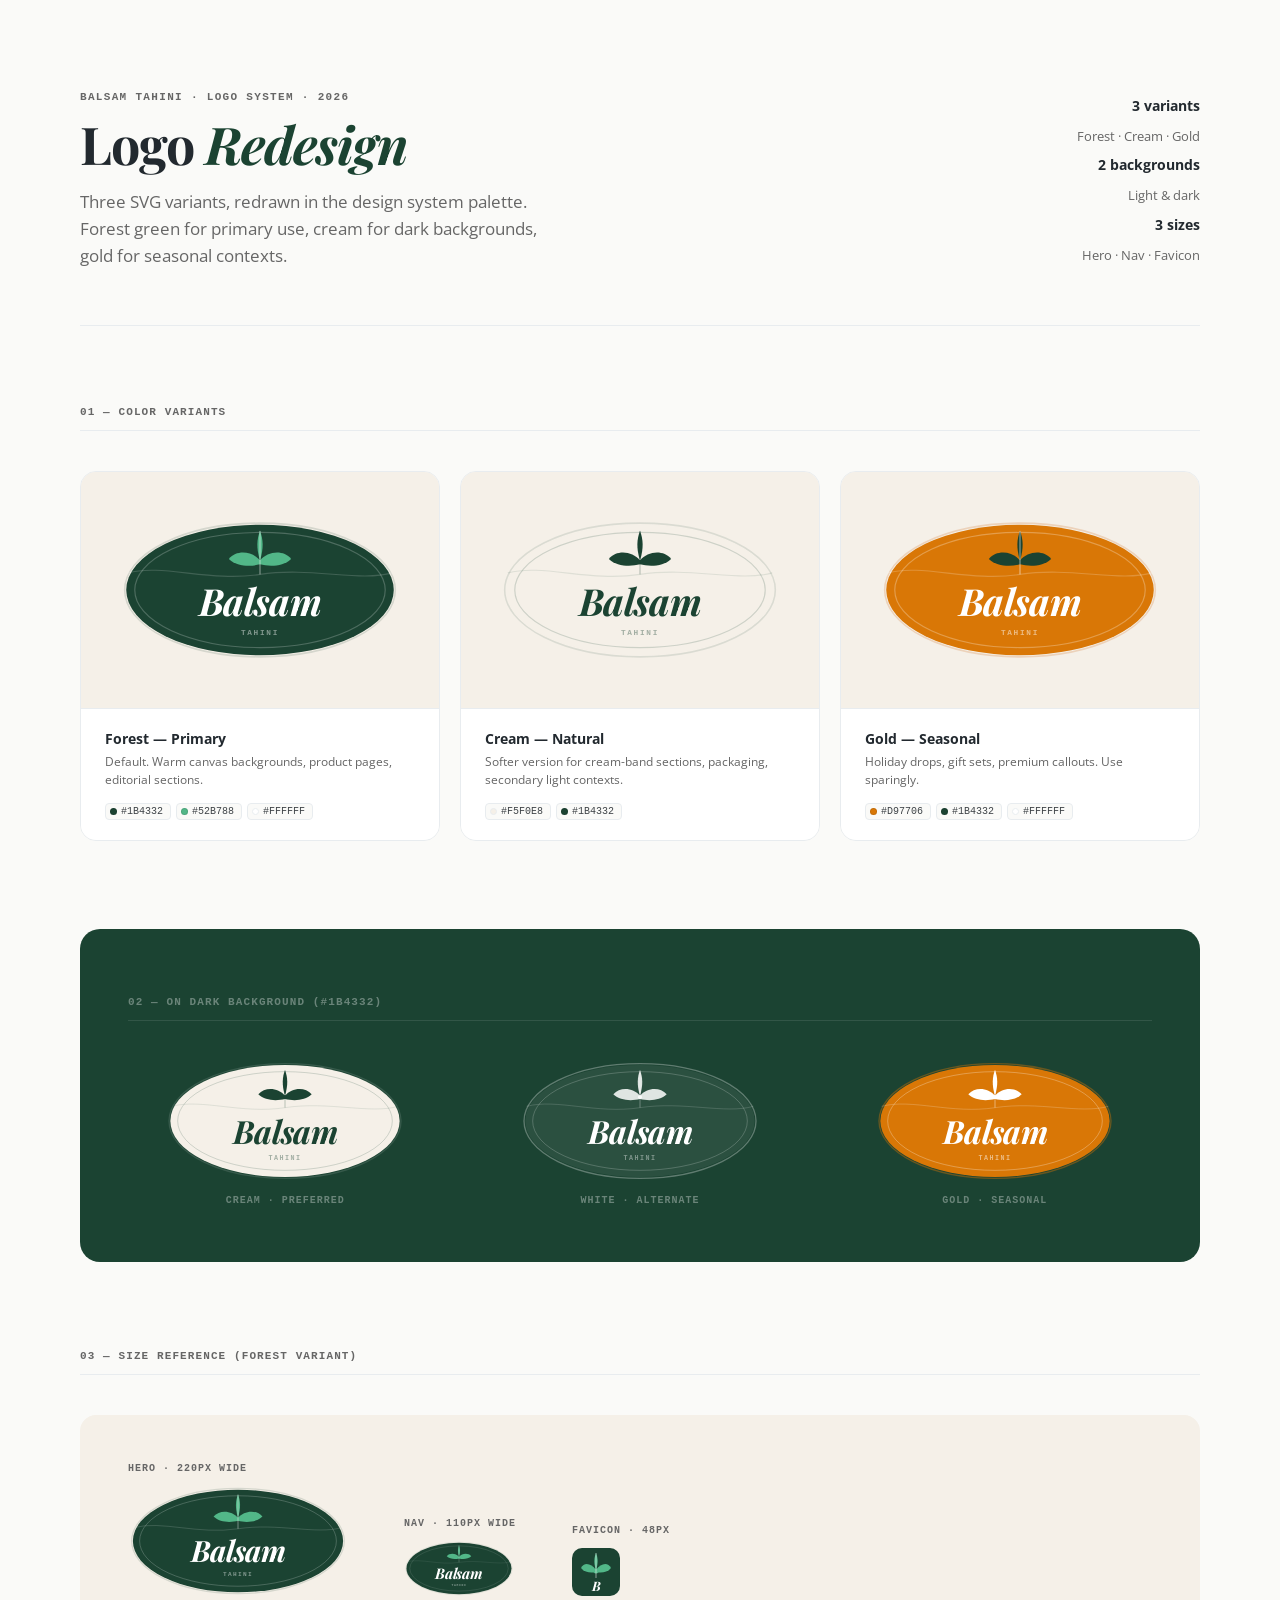
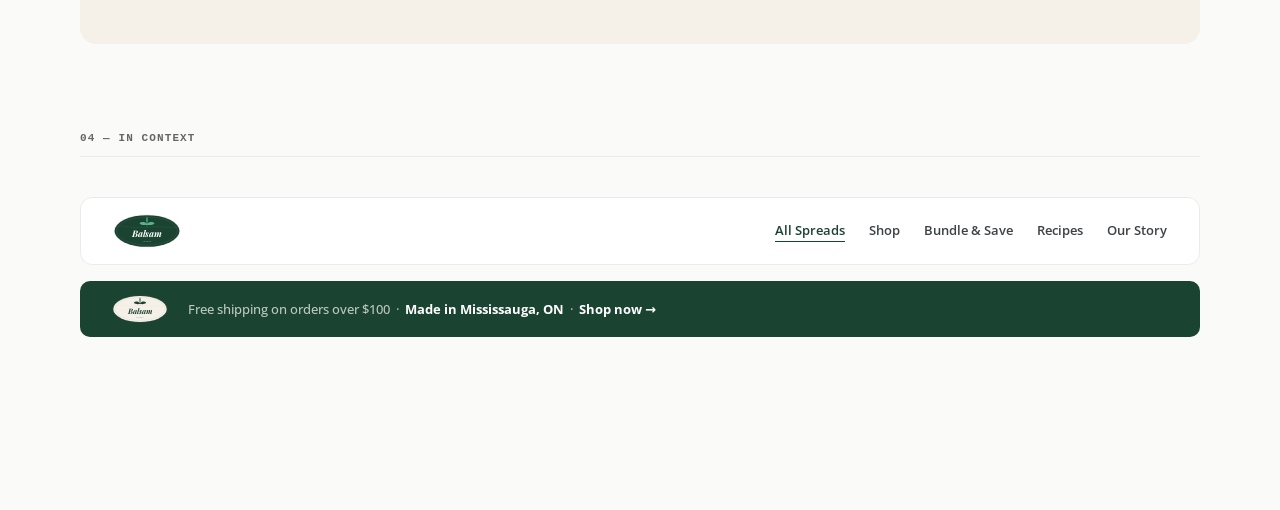
<file: Balsam Logo Redesign/balsam-logo-system.html>
<!doctype html>
<html lang="en">
<head>
  <meta charset="utf-8">
  <meta name="viewport" content="width=device-width, initial-scale=1">
  <title>Balsam Tahini — Logo System</title>
  <link rel="preconnect" href="https://fonts.googleapis.com">
  <link rel="preconnect" href="https://fonts.gstatic.com" crossorigin>
  <link href="https://fonts.googleapis.com/css2?family=Open+Sans:wght@400;600;700&family=Playfair+Display:ital,wght@0,700;1,700&display=swap" rel="stylesheet">
  <style>
    :root {
      --bg:           #FAFAF8;
      --surface:      #FFFFFF;
      --surface-warm: #F5F0E8;
      --fg:           #22292F;
      --fg-2:         #3D4246;
      --muted:        #666666;
      --border:       #E8ECEF;
      --accent:       #1B4332;
      --accent-hover: #2D6A4F;
      --success:      #52B788;
      --warn:         #D97706;
      --font-display: "Playfair Display", Georgia, serif;
      --font-body:    "Open Sans", system-ui, sans-serif;
      --font-mono:    "SF Mono", ui-monospace, monospace;
    }
    *, *::before, *::after { box-sizing: border-box; }
    body {
      margin: 0;
      background: var(--bg);
      color: var(--fg);
      font-family: var(--font-body);
      -webkit-font-smoothing: antialiased;
    }
    .page { max-width: 1200px; margin: 0 auto; padding: 80px 40px; }

    .header {
      display: grid;
      grid-template-columns: 1fr auto;
      gap: 40px;
      align-items: end;
      padding-bottom: 56px;
      border-bottom: 1px solid var(--border);
      margin-bottom: 80px;
    }
    .eyebrow {
      font-family: var(--font-mono);
      font-size: 11px;
      font-weight: 700;
      letter-spacing: 0.12em;
      text-transform: uppercase;
      color: var(--muted);
      margin-bottom: 14px;
    }
    h1 {
      font-family: var(--font-display);
      font-size: 52px;
      font-weight: 700;
      letter-spacing: -0.02em;
      line-height: 1.05;
      margin: 0 0 16px;
    }
    h1 em { color: var(--accent); font-style: italic; }
    .subtitle {
      font-size: 17px;
      color: var(--muted);
      line-height: 1.6;
      max-width: 460px;
      margin: 0;
    }
    .header-aside {
      font-size: 13px;
      color: var(--muted);
      text-align: right;
      line-height: 2.2;
    }
    .header-aside strong { color: var(--fg); font-size: 14px; display: block; }

    .section { margin-bottom: 88px; }
    .section-label {
      font-family: var(--font-mono);
      font-size: 11px;
      font-weight: 700;
      letter-spacing: 0.1em;
      text-transform: uppercase;
      color: var(--muted);
      padding-bottom: 12px;
      border-bottom: 1px solid var(--border);
      margin-bottom: 40px;
    }

    .var-grid {
      display: grid;
      grid-template-columns: repeat(3, 1fr);
      gap: 20px;
    }
    .var-card {
      border: 1px solid var(--border);
      border-radius: 16px;
      overflow: hidden;
    }
    .var-stage {
      display: flex;
      align-items: center;
      justify-content: center;
      padding: 48px 32px;
    }
    .var-stage svg { width: 100%; max-width: 280px; height: auto; display: block; }
    .on-warm { background: var(--surface-warm); }
    .on-dark  { background: var(--accent); }
    .var-meta {
      background: var(--surface);
      border-top: 1px solid var(--border);
      padding: 20px 24px;
    }
    .var-name { font-size: 14px; font-weight: 700; color: var(--fg); margin-bottom: 5px; }
    .var-desc { font-size: 12px; color: var(--muted); line-height: 1.5; margin-bottom: 14px; }
    .chips { display: flex; gap: 5px; flex-wrap: wrap; }
    .chip {
      font-family: var(--font-mono);
      font-size: 10px;
      color: var(--fg-2);
      background: var(--bg);
      border: 1px solid var(--border);
      padding: 2px 7px 2px 4px;
      border-radius: 4px;
      display: inline-flex;
      align-items: center;
      gap: 4px;
    }
    .dot { width: 7px; height: 7px; border-radius: 50%; flex-shrink: 0; border: 1px solid rgba(0,0,0,0.1); }

    .dark-panel {
      background: var(--accent);
      border-radius: 20px;
      padding: 56px 48px;
    }
    .dark-panel .section-label {
      color: rgba(255,255,255,0.35);
      border-bottom-color: rgba(255,255,255,0.1);
    }
    .dark-row {
      display: grid;
      grid-template-columns: repeat(3, 1fr);
      gap: 40px;
      align-items: end;
    }
    .dark-item { display: flex; flex-direction: column; align-items: center; gap: 14px; }
    .dark-item svg { width: 100%; max-width: 240px; height: auto; }
    .dark-lbl {
      font-family: var(--font-mono);
      font-size: 10px;
      font-weight: 700;
      letter-spacing: 0.1em;
      text-transform: uppercase;
      color: rgba(255,255,255,0.35);
    }

    .size-band {
      background: var(--surface-warm);
      border-radius: 16px;
      padding: 48px;
      display: flex;
      align-items: flex-end;
      gap: 56px;
      flex-wrap: wrap;
    }
    .size-item { display: flex; flex-direction: column; align-items: flex-start; gap: 12px; }
    .size-tag {
      font-family: var(--font-mono);
      font-size: 10px;
      font-weight: 700;
      letter-spacing: 0.1em;
      text-transform: uppercase;
      color: var(--muted);
    }

    .ctx-nav {
      background: var(--surface);
      border: 1px solid var(--border);
      border-radius: 12px;
      padding: 0 32px;
      height: 68px;
      display: flex;
      align-items: center;
      gap: 48px;
      margin-bottom: 16px;
    }
    .ctx-nav svg { height: 34px; width: auto; }
    .ctx-links { display: flex; gap: 24px; margin-left: auto; }
    .ctx-link { font-size: 13px; font-weight: 600; color: var(--fg-2); }
    .ctx-link.active { color: var(--accent); border-bottom: 1.5px solid var(--accent); padding-bottom: 2px; }

    .ctx-banner {
      background: var(--accent);
      border-radius: 10px;
      padding: 14px 32px;
      display: flex;
      align-items: center;
      gap: 20px;
    }
    .ctx-banner svg { height: 28px; width: auto; flex-shrink: 0; }
    .ctx-banner-text { font-size: 13px; font-weight: 500; color: rgba(255,255,255,0.7); margin: 0; }
    .ctx-banner-text strong { color: white; }

    @media (max-width: 860px) {
      .var-grid, .dark-row { grid-template-columns: 1fr; }
      .header { grid-template-columns: 1fr; }
      .page { padding: 48px 20px; }
    }
  </style>
</head>
<body>
<div class="page">

  <header class="header">
    <div>
      <p class="eyebrow">Balsam Tahini · Logo System · 2026</p>
      <h1>Logo <em>Redesign</em></h1>
      <p class="subtitle">Three SVG variants, redrawn in the design system palette. Forest green for primary use, cream for dark backgrounds, gold for seasonal contexts.</p>
    </div>
    <div class="header-aside">
      <strong>3 variants</strong> Forest · Cream · Gold
      <strong>2 backgrounds</strong> Light &amp; dark
      <strong>3 sizes</strong> Hero · Nav · Favicon
    </div>
  </header>

  <section class="section">
    <p class="section-label">01 — Color Variants</p>
    <div class="var-grid">

      <div class="var-card">
        <div class="var-stage on-warm">
          <svg viewBox="0 0 360 180" xmlns="http://www.w3.org/2000/svg" aria-label="Balsam Tahini — Forest">
            <ellipse cx="180" cy="90" rx="174" ry="86" fill="none" stroke="rgba(27,67,50,0.15)" stroke-width="2"/>
            <ellipse cx="180" cy="90" rx="172" ry="84" fill="#1B4332"/>
            <ellipse cx="180" cy="90" rx="161" ry="74" fill="none" stroke="rgba(255,255,255,0.22)" stroke-width="1.5"/>
            <path d="M 10 68 C 55 56 115 80 180 70 C 245 60 308 80 350 68" fill="none" stroke="rgba(255,255,255,0.16)" stroke-width="1.5"/>
            <path d="M 180 14 C 176 24 175 36 180 52 C 185 36 184 24 180 14 Z" fill="#52B788"/>
            <path d="M 180 52 C 170 40 150 38 140 50 C 150 60 168 60 180 57 Z" fill="#52B788"/>
            <path d="M 180 52 C 190 40 210 38 220 50 C 210 60 192 60 180 57 Z" fill="#52B788"/>
            <circle cx="180" cy="54" r="3" fill="#52B788"/>
            <line x1="180" y1="14" x2="180" y2="70" stroke="rgba(255,255,255,0.55)" stroke-width="1.2"/>
            <text x="180" y="124" text-anchor="middle" font-family="'Playfair Display',Georgia,'Times New Roman',serif" font-style="italic" font-weight="700" font-size="48" fill="white" style="letter-spacing:-0.02em">Balsam</text>
            <text x="180" y="148" text-anchor="middle" font-family="'SF Mono',ui-monospace,monospace" font-weight="700" font-size="10" fill="rgba(255,255,255,0.45)" style="letter-spacing:0.22em">TAHINI</text>
          </svg>
        </div>
        <div class="var-meta">
          <div class="var-name">Forest — Primary</div>
          <div class="var-desc">Default. Warm canvas backgrounds, product pages, editorial sections.</div>
          <div class="chips">
            <span class="chip"><span class="dot" style="background:#1B4332"></span>#1B4332</span>
            <span class="chip"><span class="dot" style="background:#52B788"></span>#52B788</span>
            <span class="chip"><span class="dot" style="background:#FFF;border-color:#E8ECEF"></span>#FFFFFF</span>
          </div>
        </div>
      </div>

      <div class="var-card">
        <div class="var-stage on-warm">
          <svg viewBox="0 0 360 180" xmlns="http://www.w3.org/2000/svg" aria-label="Balsam Tahini — Cream">
            <ellipse cx="180" cy="90" rx="174" ry="86" fill="none" stroke="rgba(27,67,50,0.12)" stroke-width="2"/>
            <ellipse cx="180" cy="90" rx="172" ry="84" fill="#F5F0E8"/>
            <ellipse cx="180" cy="90" rx="161" ry="74" fill="none" stroke="rgba(27,67,50,0.18)" stroke-width="1.5"/>
            <path d="M 10 68 C 55 56 115 80 180 70 C 245 60 308 80 350 68" fill="none" stroke="rgba(27,67,50,0.1)" stroke-width="1.5"/>
            <path d="M 180 14 C 176 24 175 36 180 52 C 185 36 184 24 180 14 Z" fill="#1B4332"/>
            <path d="M 180 52 C 170 40 150 38 140 50 C 150 60 168 60 180 57 Z" fill="#1B4332"/>
            <path d="M 180 52 C 190 40 210 38 220 50 C 210 60 192 60 180 57 Z" fill="#1B4332"/>
            <circle cx="180" cy="54" r="3" fill="#1B4332"/>
            <line x1="180" y1="14" x2="180" y2="70" stroke="rgba(27,67,50,0.35)" stroke-width="1.2"/>
            <text x="180" y="124" text-anchor="middle" font-family="'Playfair Display',Georgia,'Times New Roman',serif" font-style="italic" font-weight="700" font-size="48" fill="#1B4332" style="letter-spacing:-0.02em">Balsam</text>
            <text x="180" y="148" text-anchor="middle" font-family="'SF Mono',ui-monospace,monospace" font-weight="700" font-size="10" fill="rgba(27,67,50,0.38)" style="letter-spacing:0.22em">TAHINI</text>
          </svg>
        </div>
        <div class="var-meta">
          <div class="var-name">Cream — Natural</div>
          <div class="var-desc">Softer version for cream-band sections, packaging, secondary light contexts.</div>
          <div class="chips">
            <span class="chip"><span class="dot" style="background:#F5F0E8;border-color:#E8ECEF"></span>#F5F0E8</span>
            <span class="chip"><span class="dot" style="background:#1B4332"></span>#1B4332</span>
          </div>
        </div>
      </div>

      <div class="var-card">
        <div class="var-stage on-warm">
          <svg viewBox="0 0 360 180" xmlns="http://www.w3.org/2000/svg" aria-label="Balsam Tahini — Gold">
            <ellipse cx="180" cy="90" rx="174" ry="86" fill="none" stroke="rgba(200,90,0,0.2)" stroke-width="2"/>
            <ellipse cx="180" cy="90" rx="172" ry="84" fill="#D97706"/>
            <ellipse cx="180" cy="90" rx="161" ry="74" fill="none" stroke="rgba(255,255,255,0.28)" stroke-width="1.5"/>
            <path d="M 10 68 C 55 56 115 80 180 70 C 245 60 308 80 350 68" fill="none" stroke="rgba(255,255,255,0.2)" stroke-width="1.5"/>
            <path d="M 180 14 C 176 24 175 36 180 52 C 185 36 184 24 180 14 Z" fill="#1B4332"/>
            <path d="M 180 52 C 170 40 150 38 140 50 C 150 60 168 60 180 57 Z" fill="#1B4332"/>
            <path d="M 180 52 C 190 40 210 38 220 50 C 210 60 192 60 180 57 Z" fill="#1B4332"/>
            <circle cx="180" cy="54" r="3" fill="#1B4332"/>
            <line x1="180" y1="14" x2="180" y2="70" stroke="rgba(255,255,255,0.6)" stroke-width="1.2"/>
            <text x="180" y="124" text-anchor="middle" font-family="'Playfair Display',Georgia,'Times New Roman',serif" font-style="italic" font-weight="700" font-size="48" fill="white" style="letter-spacing:-0.02em">Balsam</text>
            <text x="180" y="148" text-anchor="middle" font-family="'SF Mono',ui-monospace,monospace" font-weight="700" font-size="10" fill="rgba(255,255,255,0.5)" style="letter-spacing:0.22em">TAHINI</text>
          </svg>
        </div>
        <div class="var-meta">
          <div class="var-name">Gold — Seasonal</div>
          <div class="var-desc">Holiday drops, gift sets, premium callouts. Use sparingly.</div>
          <div class="chips">
            <span class="chip"><span class="dot" style="background:#D97706"></span>#D97706</span>
            <span class="chip"><span class="dot" style="background:#1B4332"></span>#1B4332</span>
            <span class="chip"><span class="dot" style="background:#FFF;border-color:#E8ECEF"></span>#FFFFFF</span>
          </div>
        </div>
      </div>

    </div>
  </section>

  <section class="section">
    <div class="dark-panel">
      <p class="section-label">02 — On Dark Background (#1B4332)</p>
      <div class="dark-row">
        <div class="dark-item">
          <svg viewBox="0 0 360 180" xmlns="http://www.w3.org/2000/svg">
            <ellipse cx="180" cy="90" rx="174" ry="86" fill="none" stroke="rgba(255,255,255,0.12)" stroke-width="2"/>
            <ellipse cx="180" cy="90" rx="172" ry="84" fill="#F5F0E8"/>
            <ellipse cx="180" cy="90" rx="161" ry="74" fill="none" stroke="rgba(27,67,50,0.18)" stroke-width="1.5"/>
            <path d="M 10 68 C 55 56 115 80 180 70 C 245 60 308 80 350 68" fill="none" stroke="rgba(27,67,50,0.1)" stroke-width="1.5"/>
            <path d="M 180 14 C 176 24 175 36 180 52 C 185 36 184 24 180 14 Z" fill="#1B4332"/>
            <path d="M 180 52 C 170 40 150 38 140 50 C 150 60 168 60 180 57 Z" fill="#1B4332"/>
            <path d="M 180 52 C 190 40 210 38 220 50 C 210 60 192 60 180 57 Z" fill="#1B4332"/>
            <circle cx="180" cy="54" r="3" fill="#1B4332"/>
            <line x1="180" y1="14" x2="180" y2="70" stroke="rgba(27,67,50,0.35)" stroke-width="1.2"/>
            <text x="180" y="124" text-anchor="middle" font-family="'Playfair Display',Georgia,serif" font-style="italic" font-weight="700" font-size="48" fill="#1B4332" style="letter-spacing:-0.02em">Balsam</text>
            <text x="180" y="148" text-anchor="middle" font-family="'SF Mono',ui-monospace,monospace" font-weight="700" font-size="10" fill="rgba(27,67,50,0.38)" style="letter-spacing:0.22em">TAHINI</text>
          </svg>
          <span class="dark-lbl">Cream · Preferred</span>
        </div>
        <div class="dark-item">
          <svg viewBox="0 0 360 180" xmlns="http://www.w3.org/2000/svg">
            <ellipse cx="180" cy="90" rx="174" ry="86" fill="none" stroke="rgba(255,255,255,0.3)" stroke-width="2"/>
            <ellipse cx="180" cy="90" rx="172" ry="84" fill="rgba(255,255,255,0.07)"/>
            <ellipse cx="180" cy="90" rx="161" ry="74" fill="none" stroke="rgba(255,255,255,0.2)" stroke-width="1.5"/>
            <path d="M 10 68 C 55 56 115 80 180 70 C 245 60 308 80 350 68" fill="none" stroke="rgba(255,255,255,0.15)" stroke-width="1.5"/>
            <path d="M 180 14 C 176 24 175 36 180 52 C 185 36 184 24 180 14 Z" fill="rgba(255,255,255,0.85)"/>
            <path d="M 180 52 C 170 40 150 38 140 50 C 150 60 168 60 180 57 Z" fill="rgba(255,255,255,0.85)"/>
            <path d="M 180 52 C 190 40 210 38 220 50 C 210 60 192 60 180 57 Z" fill="rgba(255,255,255,0.85)"/>
            <circle cx="180" cy="54" r="3" fill="rgba(255,255,255,0.85)"/>
            <line x1="180" y1="14" x2="180" y2="70" stroke="rgba(255,255,255,0.4)" stroke-width="1.2"/>
            <text x="180" y="124" text-anchor="middle" font-family="'Playfair Display',Georgia,serif" font-style="italic" font-weight="700" font-size="48" fill="white" style="letter-spacing:-0.02em">Balsam</text>
            <text x="180" y="148" text-anchor="middle" font-family="'SF Mono',ui-monospace,monospace" font-weight="700" font-size="10" fill="rgba(255,255,255,0.4)" style="letter-spacing:0.22em">TAHINI</text>
          </svg>
          <span class="dark-lbl">White · Alternate</span>
        </div>
        <div class="dark-item">
          <svg viewBox="0 0 360 180" xmlns="http://www.w3.org/2000/svg">
            <ellipse cx="180" cy="90" rx="174" ry="86" fill="none" stroke="rgba(217,119,6,0.4)" stroke-width="2"/>
            <ellipse cx="180" cy="90" rx="172" ry="84" fill="#D97706"/>
            <ellipse cx="180" cy="90" rx="161" ry="74" fill="none" stroke="rgba(255,255,255,0.28)" stroke-width="1.5"/>
            <path d="M 10 68 C 55 56 115 80 180 70 C 245 60 308 80 350 68" fill="none" stroke="rgba(255,255,255,0.2)" stroke-width="1.5"/>
            <path d="M 180 14 C 176 24 175 36 180 52 C 185 36 184 24 180 14 Z" fill="white"/>
            <path d="M 180 52 C 170 40 150 38 140 50 C 150 60 168 60 180 57 Z" fill="white"/>
            <path d="M 180 52 C 190 40 210 38 220 50 C 210 60 192 60 180 57 Z" fill="white"/>
            <circle cx="180" cy="54" r="3" fill="white"/>
            <line x1="180" y1="14" x2="180" y2="70" stroke="rgba(255,255,255,0.55)" stroke-width="1.2"/>
            <text x="180" y="124" text-anchor="middle" font-family="'Playfair Display',Georgia,serif" font-style="italic" font-weight="700" font-size="48" fill="white" style="letter-spacing:-0.02em">Balsam</text>
            <text x="180" y="148" text-anchor="middle" font-family="'SF Mono',ui-monospace,monospace" font-weight="700" font-size="10" fill="rgba(255,255,255,0.5)" style="letter-spacing:0.22em">TAHINI</text>
          </svg>
          <span class="dark-lbl">Gold · Seasonal</span>
        </div>
      </div>
    </div>
  </section>

  <section class="section">
    <p class="section-label">03 — Size Reference (Forest Variant)</p>
    <div class="size-band">
      <div class="size-item">
        <span class="size-tag">Hero · 220px wide</span>
        <svg viewBox="0 0 360 180" width="220" xmlns="http://www.w3.org/2000/svg">
          <ellipse cx="180" cy="90" rx="174" ry="86" fill="none" stroke="rgba(27,67,50,0.15)" stroke-width="2"/>
          <ellipse cx="180" cy="90" rx="172" ry="84" fill="#1B4332"/>
          <ellipse cx="180" cy="90" rx="161" ry="74" fill="none" stroke="rgba(255,255,255,0.22)" stroke-width="1.5"/>
          <path d="M 10 68 C 55 56 115 80 180 70 C 245 60 308 80 350 68" fill="none" stroke="rgba(255,255,255,0.16)" stroke-width="1.5"/>
          <path d="M 180 14 C 176 24 175 36 180 52 C 185 36 184 24 180 14 Z" fill="#52B788"/>
          <path d="M 180 52 C 170 40 150 38 140 50 C 150 60 168 60 180 57 Z" fill="#52B788"/>
          <path d="M 180 52 C 190 40 210 38 220 50 C 210 60 192 60 180 57 Z" fill="#52B788"/>
          <circle cx="180" cy="54" r="3" fill="#52B788"/>
          <line x1="180" y1="14" x2="180" y2="70" stroke="rgba(255,255,255,0.55)" stroke-width="1.2"/>
          <text x="180" y="124" text-anchor="middle" font-family="'Playfair Display',Georgia,serif" font-style="italic" font-weight="700" font-size="48" fill="white" style="letter-spacing:-0.02em">Balsam</text>
          <text x="180" y="148" text-anchor="middle" font-family="'SF Mono',ui-monospace,monospace" font-weight="700" font-size="10" fill="rgba(255,255,255,0.45)" style="letter-spacing:0.22em">TAHINI</text>
        </svg>
      </div>
      <div class="size-item">
        <span class="size-tag">Nav · 110px wide</span>
        <svg viewBox="0 0 360 180" width="110" xmlns="http://www.w3.org/2000/svg">
          <ellipse cx="180" cy="90" rx="174" ry="86" fill="none" stroke="rgba(27,67,50,0.15)" stroke-width="2"/>
          <ellipse cx="180" cy="90" rx="172" ry="84" fill="#1B4332"/>
          <ellipse cx="180" cy="90" rx="161" ry="74" fill="none" stroke="rgba(255,255,255,0.22)" stroke-width="1.5"/>
          <path d="M 10 68 C 55 56 115 80 180 70 C 245 60 308 80 350 68" fill="none" stroke="rgba(255,255,255,0.16)" stroke-width="1.5"/>
          <path d="M 180 14 C 176 24 175 36 180 52 C 185 36 184 24 180 14 Z" fill="#52B788"/>
          <path d="M 180 52 C 170 40 150 38 140 50 C 150 60 168 60 180 57 Z" fill="#52B788"/>
          <path d="M 180 52 C 190 40 210 38 220 50 C 210 60 192 60 180 57 Z" fill="#52B788"/>
          <circle cx="180" cy="54" r="3" fill="#52B788"/>
          <line x1="180" y1="14" x2="180" y2="70" stroke="rgba(255,255,255,0.55)" stroke-width="1.2"/>
          <text x="180" y="124" text-anchor="middle" font-family="'Playfair Display',Georgia,serif" font-style="italic" font-weight="700" font-size="48" fill="white" style="letter-spacing:-0.02em">Balsam</text>
          <text x="180" y="148" text-anchor="middle" font-family="'SF Mono',ui-monospace,monospace" font-weight="700" font-size="10" fill="rgba(255,255,255,0.45)" style="letter-spacing:0.22em">TAHINI</text>
        </svg>
      </div>
      <div class="size-item">
        <span class="size-tag">Favicon · 48px</span>
        <svg viewBox="0 0 48 48" width="48" height="48" xmlns="http://www.w3.org/2000/svg">
          <rect width="48" height="48" rx="10" fill="#1B4332"/>
          <path d="M 24 5 C 22 10 21.5 15 24 22 C 26.5 15 26 10 24 5 Z" fill="#52B788"/>
          <path d="M 24 22 C 19 15 12 14 9 20 C 13 25 19.5 25 24 24 Z" fill="#52B788"/>
          <path d="M 24 22 C 29 15 36 14 39 20 C 35 25 28.5 25 24 24 Z" fill="#52B788"/>
          <circle cx="24" cy="23" r="2.5" fill="#52B788"/>
          <line x1="24" y1="5" x2="24" y2="30" stroke="rgba(255,255,255,0.5)" stroke-width="1"/>
          <text x="24" y="43" text-anchor="middle" font-family="'Playfair Display',Georgia,serif" font-style="italic" font-weight="700" font-size="13" fill="white">B</text>
        </svg>
      </div>
    </div>
  </section>

  <section class="section">
    <p class="section-label">04 — In Context</p>
    <div class="ctx-nav">
      <svg viewBox="0 0 360 180" height="34" xmlns="http://www.w3.org/2000/svg">
        <ellipse cx="180" cy="90" rx="174" ry="86" fill="none" stroke="rgba(27,67,50,0.15)" stroke-width="2"/>
        <ellipse cx="180" cy="90" rx="172" ry="84" fill="#1B4332"/>
        <ellipse cx="180" cy="90" rx="161" ry="74" fill="none" stroke="rgba(255,255,255,0.22)" stroke-width="1.5"/>
        <path d="M 10 68 C 55 56 115 80 180 70 C 245 60 308 80 350 68" fill="none" stroke="rgba(255,255,255,0.16)" stroke-width="1.5"/>
        <path d="M 180 14 C 176 24 175 36 180 52 C 185 36 184 24 180 14 Z" fill="#52B788"/>
        <path d="M 180 52 C 170 40 150 38 140 50 C 150 60 168 60 180 57 Z" fill="#52B788"/>
        <path d="M 180 52 C 190 40 210 38 220 50 C 210 60 192 60 180 57 Z" fill="#52B788"/>
        <circle cx="180" cy="54" r="3" fill="#52B788"/>
        <line x1="180" y1="14" x2="180" y2="70" stroke="rgba(255,255,255,0.55)" stroke-width="1.2"/>
        <text x="180" y="124" text-anchor="middle" font-family="'Playfair Display',Georgia,serif" font-style="italic" font-weight="700" font-size="48" fill="white" style="letter-spacing:-0.02em">Balsam</text>
        <text x="180" y="148" text-anchor="middle" font-family="'SF Mono',ui-monospace,monospace" font-weight="700" font-size="10" fill="rgba(255,255,255,0.45)" style="letter-spacing:0.22em">TAHINI</text>
      </svg>
      <div class="ctx-links">
        <span class="ctx-link active">All Spreads</span>
        <span class="ctx-link">Shop</span>
        <span class="ctx-link">Bundle &amp; Save</span>
        <span class="ctx-link">Recipes</span>
        <span class="ctx-link">Our Story</span>
      </div>
    </div>
    <div class="ctx-banner">
      <svg viewBox="0 0 360 180" height="28" xmlns="http://www.w3.org/2000/svg">
        <ellipse cx="180" cy="90" rx="174" ry="86" fill="none" stroke="rgba(255,255,255,0.12)" stroke-width="2"/>
        <ellipse cx="180" cy="90" rx="172" ry="84" fill="#F5F0E8"/>
        <ellipse cx="180" cy="90" rx="161" ry="74" fill="none" stroke="rgba(27,67,50,0.18)" stroke-width="1.5"/>
        <path d="M 10 68 C 55 56 115 80 180 70 C 245 60 308 80 350 68" fill="none" stroke="rgba(27,67,50,0.1)" stroke-width="1.5"/>
        <path d="M 180 14 C 176 24 175 36 180 52 C 185 36 184 24 180 14 Z" fill="#1B4332"/>
        <path d="M 180 52 C 170 40 150 38 140 50 C 150 60 168 60 180 57 Z" fill="#1B4332"/>
        <path d="M 180 52 C 190 40 210 38 220 50 C 210 60 192 60 180 57 Z" fill="#1B4332"/>
        <circle cx="180" cy="54" r="3" fill="#1B4332"/>
        <line x1="180" y1="14" x2="180" y2="70" stroke="rgba(27,67,50,0.35)" stroke-width="1.2"/>
        <text x="180" y="124" text-anchor="middle" font-family="'Playfair Display',Georgia,serif" font-style="italic" font-weight="700" font-size="48" fill="#1B4332" style="letter-spacing:-0.02em">Balsam</text>
        <text x="180" y="148" text-anchor="middle" font-family="'SF Mono',ui-monospace,monospace" font-weight="700" font-size="10" fill="rgba(27,67,50,0.38)" style="letter-spacing:0.22em">TAHINI</text>
      </svg>
      <p class="ctx-banner-text">Free shipping on orders over $100 &nbsp;·&nbsp; <strong>Made in Mississauga, ON</strong> &nbsp;·&nbsp; <strong>Shop now →</strong></p>
    </div>
  </section>

</div>
</body>
</html>
</file>
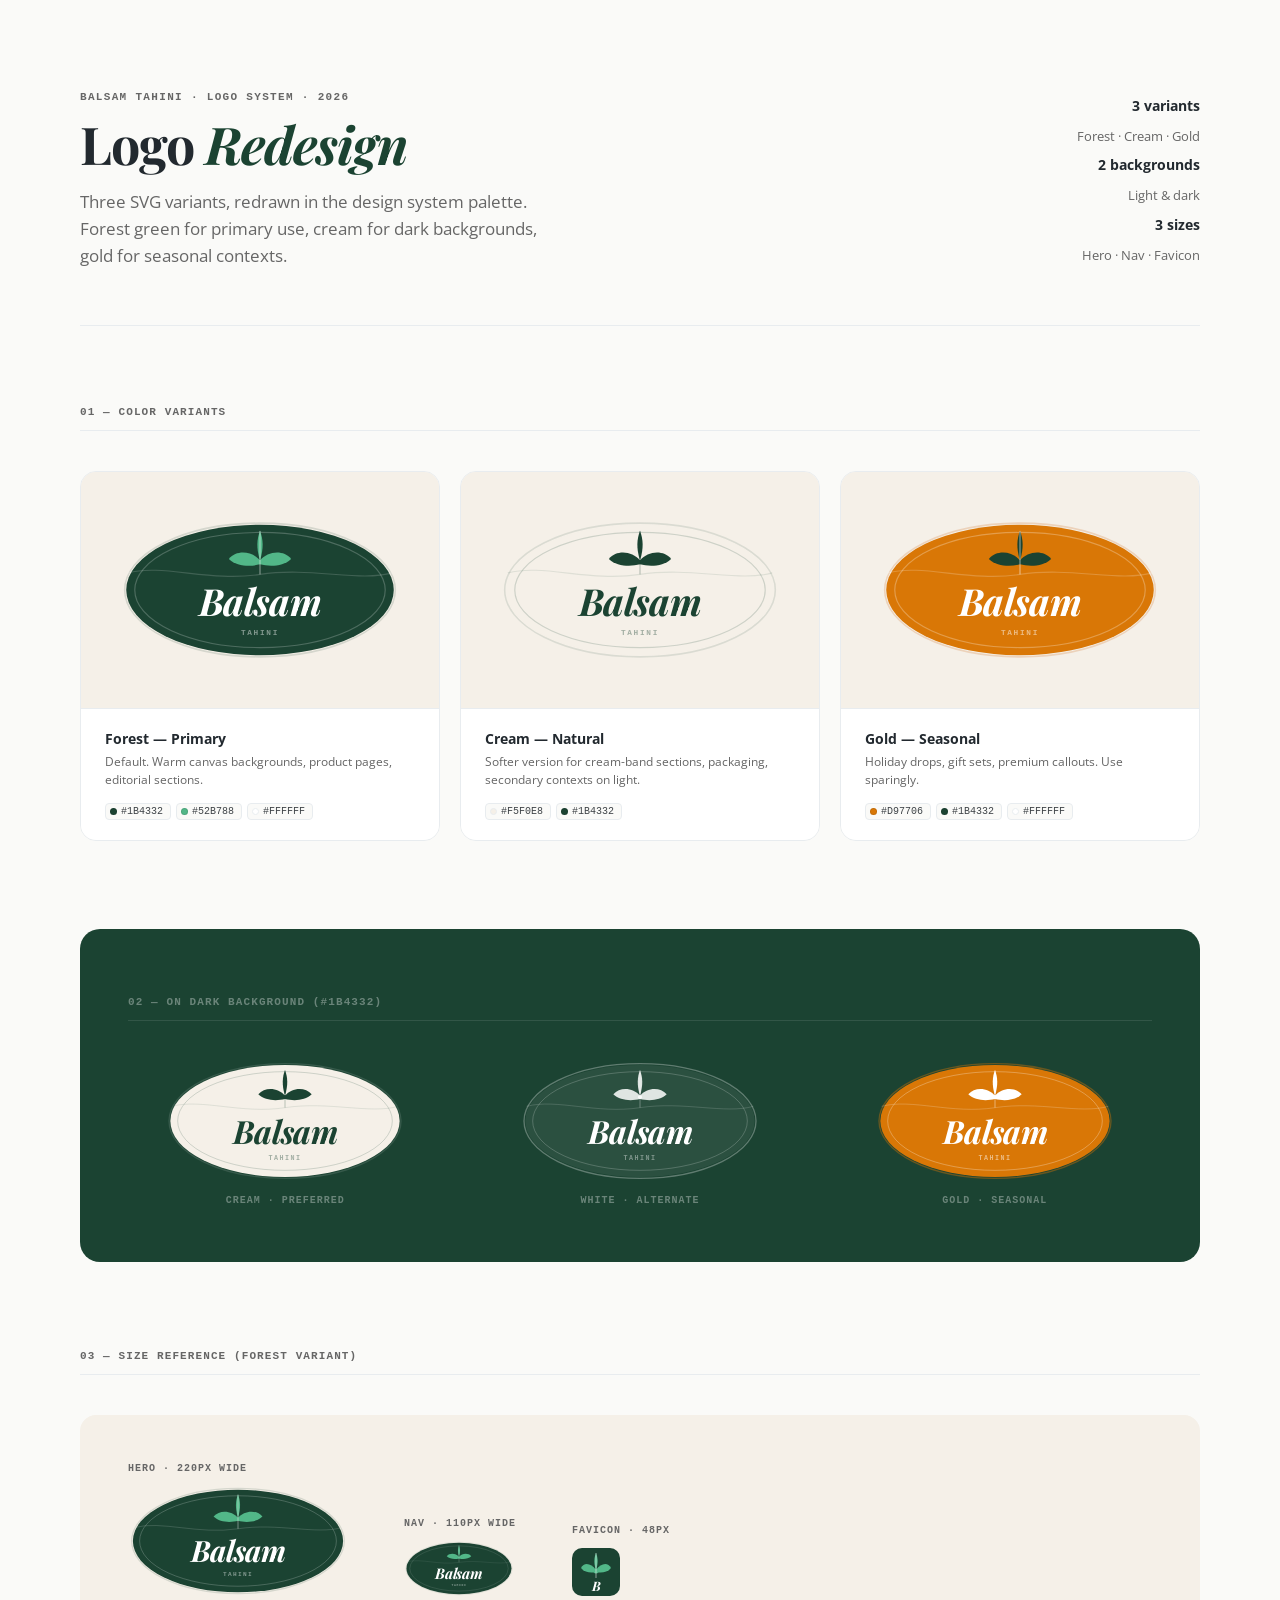
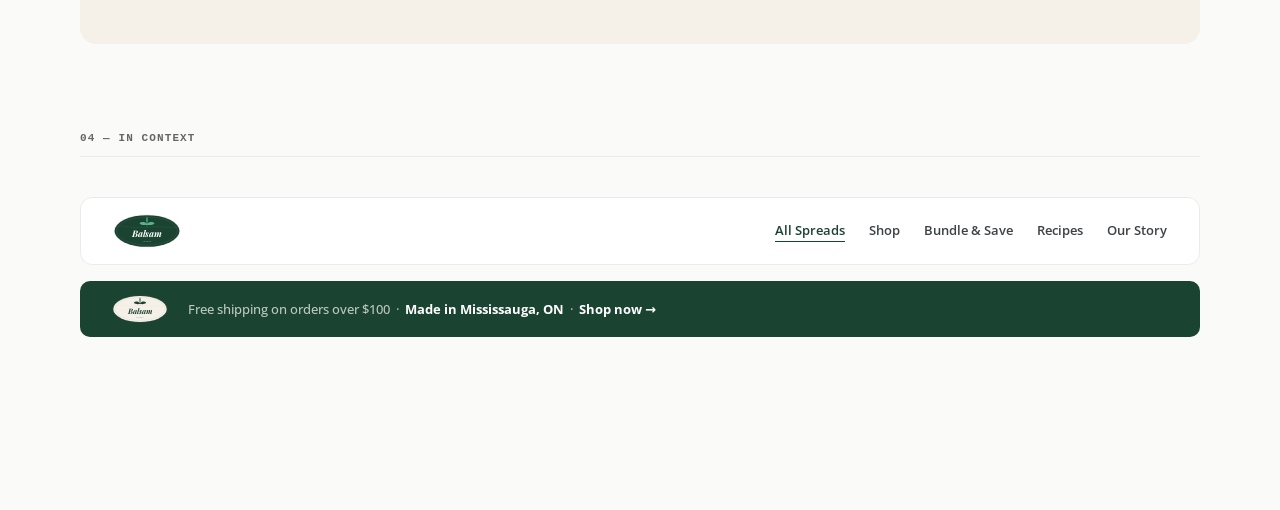
<file: Balsam Logo Redesign/logo-system.html>
<!doctype html>
<html lang="en">
<head>
  <meta charset="utf-8">
  <meta name="viewport" content="width=device-width, initial-scale=1">
  <title>Balsam Tahini — Logo System</title>
  <link rel="preconnect" href="https://fonts.googleapis.com">
  <link rel="preconnect" href="https://fonts.gstatic.com" crossorigin>
  <link href="https://fonts.googleapis.com/css2?family=Open+Sans:wght@400;600;700&family=Playfair+Display:ital,wght@0,700;1,700&display=swap" rel="stylesheet">
  <style>
    :root {
      --bg:           #FAFAF8;
      --surface:      #FFFFFF;
      --surface-warm: #F5F0E8;
      --fg:           #22292F;
      --fg-2:         #3D4246;
      --muted:        #666666;
      --border:       #E8ECEF;
      --accent:       #1B4332;
      --accent-hover: #2D6A4F;
      --success:      #52B788;
      --warn:         #D97706;
      --font-display: "Playfair Display", Georgia, serif;
      --font-body:    "Open Sans", system-ui, sans-serif;
      --font-mono:    "SF Mono", ui-monospace, monospace;
    }
    *, *::before, *::after { box-sizing: border-box; }
    body {
      margin: 0;
      background: var(--bg);
      color: var(--fg);
      font-family: var(--font-body);
      -webkit-font-smoothing: antialiased;
    }
    .page { max-width: 1200px; margin: 0 auto; padding: 80px 40px; }

    /* Header */
    .header {
      display: grid;
      grid-template-columns: 1fr auto;
      gap: 40px;
      align-items: end;
      padding-bottom: 56px;
      border-bottom: 1px solid var(--border);
      margin-bottom: 80px;
    }
    .eyebrow {
      font-family: var(--font-mono);
      font-size: 11px;
      font-weight: 700;
      letter-spacing: 0.12em;
      text-transform: uppercase;
      color: var(--muted);
      margin-bottom: 14px;
    }
    h1 {
      font-family: var(--font-display);
      font-size: 52px;
      font-weight: 700;
      letter-spacing: -0.02em;
      line-height: 1.05;
      margin: 0 0 16px;
    }
    h1 em { color: var(--accent); font-style: italic; }
    .subtitle {
      font-size: 17px;
      color: var(--muted);
      line-height: 1.6;
      max-width: 460px;
      margin: 0;
    }
    .header-aside {
      font-size: 13px;
      color: var(--muted);
      text-align: right;
      line-height: 2.2;
    }
    .header-aside strong { color: var(--fg); font-size: 14px; display: block; }

    /* Section */
    .section { margin-bottom: 88px; }
    .section-label {
      font-family: var(--font-mono);
      font-size: 11px;
      font-weight: 700;
      letter-spacing: 0.1em;
      text-transform: uppercase;
      color: var(--muted);
      padding-bottom: 12px;
      border-bottom: 1px solid var(--border);
      margin-bottom: 40px;
    }

    /* Variation Cards */
    .var-grid {
      display: grid;
      grid-template-columns: repeat(3, 1fr);
      gap: 20px;
    }
    .var-card {
      border: 1px solid var(--border);
      border-radius: 16px;
      overflow: hidden;
    }
    .var-stage {
      display: flex;
      align-items: center;
      justify-content: center;
      padding: 48px 32px;
    }
    .var-stage svg { width: 100%; max-width: 280px; height: auto; display: block; }
    .on-warm { background: var(--surface-warm); }
    .on-dark  { background: var(--accent); }
    .var-meta {
      background: var(--surface);
      border-top: 1px solid var(--border);
      padding: 20px 24px;
    }
    .var-name { font-size: 14px; font-weight: 700; color: var(--fg); margin-bottom: 5px; }
    .var-desc { font-size: 12px; color: var(--muted); line-height: 1.5; margin-bottom: 14px; }
    .chips { display: flex; gap: 5px; flex-wrap: wrap; }
    .chip {
      font-family: var(--font-mono);
      font-size: 10px;
      color: var(--fg-2);
      background: var(--bg);
      border: 1px solid var(--border);
      padding: 2px 7px 2px 4px;
      border-radius: 4px;
      display: inline-flex;
      align-items: center;
      gap: 4px;
    }
    .dot { width: 7px; height: 7px; border-radius: 50%; flex-shrink: 0; border: 1px solid rgba(0,0,0,0.1); }

    /* Dark Panel */
    .dark-panel {
      background: var(--accent);
      border-radius: 20px;
      padding: 56px 48px;
    }
    .dark-panel .section-label {
      color: rgba(255,255,255,0.35);
      border-bottom-color: rgba(255,255,255,0.1);
    }
    .dark-row {
      display: grid;
      grid-template-columns: repeat(3, 1fr);
      gap: 40px;
      align-items: end;
    }
    .dark-item { display: flex; flex-direction: column; align-items: center; gap: 14px; }
    .dark-item svg { width: 100%; max-width: 240px; height: auto; }
    .dark-lbl {
      font-family: var(--font-mono);
      font-size: 10px;
      font-weight: 700;
      letter-spacing: 0.1em;
      text-transform: uppercase;
      color: rgba(255,255,255,0.35);
    }

    /* Size Band */
    .size-band {
      background: var(--surface-warm);
      border-radius: 16px;
      padding: 48px;
      display: flex;
      align-items: flex-end;
      gap: 56px;
      flex-wrap: wrap;
    }
    .size-item { display: flex; flex-direction: column; align-items: flex-start; gap: 12px; }
    .size-tag {
      font-family: var(--font-mono);
      font-size: 10px;
      font-weight: 700;
      letter-spacing: 0.1em;
      text-transform: uppercase;
      color: var(--muted);
    }

    /* Context Mockups */
    .ctx-nav {
      background: var(--surface);
      border: 1px solid var(--border);
      border-radius: 12px;
      padding: 0 32px;
      height: 68px;
      display: flex;
      align-items: center;
      gap: 48px;
      margin-bottom: 16px;
    }
    .ctx-nav svg { height: 34px; width: auto; }
    .ctx-links { display: flex; gap: 24px; margin-left: auto; }
    .ctx-link { font-size: 13px; font-weight: 600; color: var(--fg-2); }
    .ctx-link.active { color: var(--accent); border-bottom: 1.5px solid var(--accent); padding-bottom: 2px; }

    .ctx-banner {
      background: var(--accent);
      border-radius: 10px;
      padding: 14px 32px;
      display: flex;
      align-items: center;
      gap: 20px;
    }
    .ctx-banner svg { height: 28px; width: auto; flex-shrink: 0; }
    .ctx-banner-text { font-size: 13px; font-weight: 500; color: rgba(255,255,255,0.7); margin: 0; }
    .ctx-banner-text strong { color: white; }

    @media (max-width: 860px) {
      .var-grid, .dark-row { grid-template-columns: 1fr; }
      .header { grid-template-columns: 1fr; }
      .page { padding: 48px 20px; }
    }
  </style>
</head>
<body>
<div class="page">

  <!-- ── Header -->
  <header class="header">
    <div>
      <p class="eyebrow">Balsam Tahini · Logo System · 2026</p>
      <h1>Logo <em>Redesign</em></h1>
      <p class="subtitle">Three SVG variants, redrawn in the design system palette. Forest green for primary use, cream for dark backgrounds, gold for seasonal contexts.</p>
    </div>
    <div class="header-aside">
      <strong>3 variants</strong> Forest · Cream · Gold
      <strong>2 backgrounds</strong> Light &amp; dark
      <strong>3 sizes</strong> Hero · Nav · Favicon
    </div>
  </header>


  <!-- ── 01: Variants on light -->
  <section class="section">
    <p class="section-label">01 — Color Variants</p>
    <div class="var-grid">

      <!-- Forest Green -->
      <div class="var-card">
        <div class="var-stage on-warm">
          <svg viewBox="0 0 360 180" xmlns="http://www.w3.org/2000/svg" aria-label="Balsam Tahini — Forest">
            <ellipse cx="180" cy="90" rx="174" ry="86" fill="none" stroke="rgba(27,67,50,0.15)" stroke-width="2"/>
            <ellipse cx="180" cy="90" rx="172" ry="84" fill="#1B4332"/>
            <ellipse cx="180" cy="90" rx="161" ry="74" fill="none" stroke="rgba(255,255,255,0.22)" stroke-width="1.5"/>
            <path d="M 10 68 C 55 56 115 80 180 70 C 245 60 308 80 350 68" fill="none" stroke="rgba(255,255,255,0.16)" stroke-width="1.5"/>
            <path d="M 180 14 C 176 24 175 36 180 52 C 185 36 184 24 180 14 Z" fill="#52B788"/>
            <path d="M 180 52 C 170 40 150 38 140 50 C 150 60 168 60 180 57 Z" fill="#52B788"/>
            <path d="M 180 52 C 190 40 210 38 220 50 C 210 60 192 60 180 57 Z" fill="#52B788"/>
            <circle cx="180" cy="54" r="3" fill="#52B788"/>
            <line x1="180" y1="14" x2="180" y2="70" stroke="rgba(255,255,255,0.55)" stroke-width="1.2"/>
            <text x="180" y="124" text-anchor="middle" font-family="'Playfair Display',Georgia,'Times New Roman',serif" font-style="italic" font-weight="700" font-size="48" fill="white" style="letter-spacing:-0.02em">Balsam</text>
            <text x="180" y="148" text-anchor="middle" font-family="'SF Mono',ui-monospace,monospace" font-weight="700" font-size="10" fill="rgba(255,255,255,0.45)" style="letter-spacing:0.22em">TAHINI</text>
          </svg>
        </div>
        <div class="var-meta">
          <div class="var-name">Forest — Primary</div>
          <div class="var-desc">Default. Warm canvas backgrounds, product pages, editorial sections.</div>
          <div class="chips">
            <span class="chip"><span class="dot" style="background:#1B4332"></span>#1B4332</span>
            <span class="chip"><span class="dot" style="background:#52B788"></span>#52B788</span>
            <span class="chip"><span class="dot" style="background:#FFF;border-color:#E8ECEF"></span>#FFFFFF</span>
          </div>
        </div>
      </div>

      <!-- Cream -->
      <div class="var-card">
        <div class="var-stage on-warm">
          <svg viewBox="0 0 360 180" xmlns="http://www.w3.org/2000/svg" aria-label="Balsam Tahini — Cream">
            <ellipse cx="180" cy="90" rx="174" ry="86" fill="none" stroke="rgba(27,67,50,0.12)" stroke-width="2"/>
            <ellipse cx="180" cy="90" rx="172" ry="84" fill="#F5F0E8"/>
            <ellipse cx="180" cy="90" rx="161" ry="74" fill="none" stroke="rgba(27,67,50,0.18)" stroke-width="1.5"/>
            <path d="M 10 68 C 55 56 115 80 180 70 C 245 60 308 80 350 68" fill="none" stroke="rgba(27,67,50,0.1)" stroke-width="1.5"/>
            <path d="M 180 14 C 176 24 175 36 180 52 C 185 36 184 24 180 14 Z" fill="#1B4332"/>
            <path d="M 180 52 C 170 40 150 38 140 50 C 150 60 168 60 180 57 Z" fill="#1B4332"/>
            <path d="M 180 52 C 190 40 210 38 220 50 C 210 60 192 60 180 57 Z" fill="#1B4332"/>
            <circle cx="180" cy="54" r="3" fill="#1B4332"/>
            <line x1="180" y1="14" x2="180" y2="70" stroke="rgba(27,67,50,0.35)" stroke-width="1.2"/>
            <text x="180" y="124" text-anchor="middle" font-family="'Playfair Display',Georgia,'Times New Roman',serif" font-style="italic" font-weight="700" font-size="48" fill="#1B4332" style="letter-spacing:-0.02em">Balsam</text>
            <text x="180" y="148" text-anchor="middle" font-family="'SF Mono',ui-monospace,monospace" font-weight="700" font-size="10" fill="rgba(27,67,50,0.38)" style="letter-spacing:0.22em">TAHINI</text>
          </svg>
        </div>
        <div class="var-meta">
          <div class="var-name">Cream — Natural</div>
          <div class="var-desc">Softer version for cream-band sections, packaging, secondary contexts on light.</div>
          <div class="chips">
            <span class="chip"><span class="dot" style="background:#F5F0E8;border-color:#E8ECEF"></span>#F5F0E8</span>
            <span class="chip"><span class="dot" style="background:#1B4332"></span>#1B4332</span>
          </div>
        </div>
      </div>

      <!-- Gold -->
      <div class="var-card">
        <div class="var-stage on-warm">
          <svg viewBox="0 0 360 180" xmlns="http://www.w3.org/2000/svg" aria-label="Balsam Tahini — Gold">
            <ellipse cx="180" cy="90" rx="174" ry="86" fill="none" stroke="rgba(200,90,0,0.2)" stroke-width="2"/>
            <ellipse cx="180" cy="90" rx="172" ry="84" fill="#D97706"/>
            <ellipse cx="180" cy="90" rx="161" ry="74" fill="none" stroke="rgba(255,255,255,0.28)" stroke-width="1.5"/>
            <path d="M 10 68 C 55 56 115 80 180 70 C 245 60 308 80 350 68" fill="none" stroke="rgba(255,255,255,0.2)" stroke-width="1.5"/>
            <path d="M 180 14 C 176 24 175 36 180 52 C 185 36 184 24 180 14 Z" fill="#1B4332"/>
            <path d="M 180 52 C 170 40 150 38 140 50 C 150 60 168 60 180 57 Z" fill="#1B4332"/>
            <path d="M 180 52 C 190 40 210 38 220 50 C 210 60 192 60 180 57 Z" fill="#1B4332"/>
            <circle cx="180" cy="54" r="3" fill="#1B4332"/>
            <line x1="180" y1="14" x2="180" y2="70" stroke="rgba(255,255,255,0.6)" stroke-width="1.2"/>
            <text x="180" y="124" text-anchor="middle" font-family="'Playfair Display',Georgia,'Times New Roman',serif" font-style="italic" font-weight="700" font-size="48" fill="white" style="letter-spacing:-0.02em">Balsam</text>
            <text x="180" y="148" text-anchor="middle" font-family="'SF Mono',ui-monospace,monospace" font-weight="700" font-size="10" fill="rgba(255,255,255,0.5)" style="letter-spacing:0.22em">TAHINI</text>
          </svg>
        </div>
        <div class="var-meta">
          <div class="var-name">Gold — Seasonal</div>
          <div class="var-desc">Holiday drops, gift sets, premium callouts. Use sparingly.</div>
          <div class="chips">
            <span class="chip"><span class="dot" style="background:#D97706"></span>#D97706</span>
            <span class="chip"><span class="dot" style="background:#1B4332"></span>#1B4332</span>
            <span class="chip"><span class="dot" style="background:#FFF;border-color:#E8ECEF"></span>#FFFFFF</span>
          </div>
        </div>
      </div>

    </div>
  </section>


  <!-- ── 02: Dark backgrounds -->
  <section class="section">
    <div class="dark-panel">
      <p class="section-label">02 — On Dark Background (#1B4332)</p>
      <div class="dark-row">

        <!-- Cream reversed on dark -->
        <div class="dark-item">
          <svg viewBox="0 0 360 180" xmlns="http://www.w3.org/2000/svg">
            <ellipse cx="180" cy="90" rx="174" ry="86" fill="none" stroke="rgba(255,255,255,0.12)" stroke-width="2"/>
            <ellipse cx="180" cy="90" rx="172" ry="84" fill="#F5F0E8"/>
            <ellipse cx="180" cy="90" rx="161" ry="74" fill="none" stroke="rgba(27,67,50,0.18)" stroke-width="1.5"/>
            <path d="M 10 68 C 55 56 115 80 180 70 C 245 60 308 80 350 68" fill="none" stroke="rgba(27,67,50,0.1)" stroke-width="1.5"/>
            <path d="M 180 14 C 176 24 175 36 180 52 C 185 36 184 24 180 14 Z" fill="#1B4332"/>
            <path d="M 180 52 C 170 40 150 38 140 50 C 150 60 168 60 180 57 Z" fill="#1B4332"/>
            <path d="M 180 52 C 190 40 210 38 220 50 C 210 60 192 60 180 57 Z" fill="#1B4332"/>
            <circle cx="180" cy="54" r="3" fill="#1B4332"/>
            <line x1="180" y1="14" x2="180" y2="70" stroke="rgba(27,67,50,0.35)" stroke-width="1.2"/>
            <text x="180" y="124" text-anchor="middle" font-family="'Playfair Display',Georgia,serif" font-style="italic" font-weight="700" font-size="48" fill="#1B4332" style="letter-spacing:-0.02em">Balsam</text>
            <text x="180" y="148" text-anchor="middle" font-family="'SF Mono',ui-monospace,monospace" font-weight="700" font-size="10" fill="rgba(27,67,50,0.38)" style="letter-spacing:0.22em">TAHINI</text>
          </svg>
          <span class="dark-lbl">Cream · Preferred</span>
        </div>

        <!-- White on dark -->
        <div class="dark-item">
          <svg viewBox="0 0 360 180" xmlns="http://www.w3.org/2000/svg">
            <ellipse cx="180" cy="90" rx="174" ry="86" fill="none" stroke="rgba(255,255,255,0.3)" stroke-width="2"/>
            <ellipse cx="180" cy="90" rx="172" ry="84" fill="rgba(255,255,255,0.07)"/>
            <ellipse cx="180" cy="90" rx="161" ry="74" fill="none" stroke="rgba(255,255,255,0.2)" stroke-width="1.5"/>
            <path d="M 10 68 C 55 56 115 80 180 70 C 245 60 308 80 350 68" fill="none" stroke="rgba(255,255,255,0.15)" stroke-width="1.5"/>
            <path d="M 180 14 C 176 24 175 36 180 52 C 185 36 184 24 180 14 Z" fill="rgba(255,255,255,0.85)"/>
            <path d="M 180 52 C 170 40 150 38 140 50 C 150 60 168 60 180 57 Z" fill="rgba(255,255,255,0.85)"/>
            <path d="M 180 52 C 190 40 210 38 220 50 C 210 60 192 60 180 57 Z" fill="rgba(255,255,255,0.85)"/>
            <circle cx="180" cy="54" r="3" fill="rgba(255,255,255,0.85)"/>
            <line x1="180" y1="14" x2="180" y2="70" stroke="rgba(255,255,255,0.4)" stroke-width="1.2"/>
            <text x="180" y="124" text-anchor="middle" font-family="'Playfair Display',Georgia,serif" font-style="italic" font-weight="700" font-size="48" fill="white" style="letter-spacing:-0.02em">Balsam</text>
            <text x="180" y="148" text-anchor="middle" font-family="'SF Mono',ui-monospace,monospace" font-weight="700" font-size="10" fill="rgba(255,255,255,0.4)" style="letter-spacing:0.22em">TAHINI</text>
          </svg>
          <span class="dark-lbl">White · Alternate</span>
        </div>

        <!-- Gold on dark -->
        <div class="dark-item">
          <svg viewBox="0 0 360 180" xmlns="http://www.w3.org/2000/svg">
            <ellipse cx="180" cy="90" rx="174" ry="86" fill="none" stroke="rgba(217,119,6,0.4)" stroke-width="2"/>
            <ellipse cx="180" cy="90" rx="172" ry="84" fill="#D97706"/>
            <ellipse cx="180" cy="90" rx="161" ry="74" fill="none" stroke="rgba(255,255,255,0.28)" stroke-width="1.5"/>
            <path d="M 10 68 C 55 56 115 80 180 70 C 245 60 308 80 350 68" fill="none" stroke="rgba(255,255,255,0.2)" stroke-width="1.5"/>
            <path d="M 180 14 C 176 24 175 36 180 52 C 185 36 184 24 180 14 Z" fill="white"/>
            <path d="M 180 52 C 170 40 150 38 140 50 C 150 60 168 60 180 57 Z" fill="white"/>
            <path d="M 180 52 C 190 40 210 38 220 50 C 210 60 192 60 180 57 Z" fill="white"/>
            <circle cx="180" cy="54" r="3" fill="white"/>
            <line x1="180" y1="14" x2="180" y2="70" stroke="rgba(255,255,255,0.55)" stroke-width="1.2"/>
            <text x="180" y="124" text-anchor="middle" font-family="'Playfair Display',Georgia,serif" font-style="italic" font-weight="700" font-size="48" fill="white" style="letter-spacing:-0.02em">Balsam</text>
            <text x="180" y="148" text-anchor="middle" font-family="'SF Mono',ui-monospace,monospace" font-weight="700" font-size="10" fill="rgba(255,255,255,0.5)" style="letter-spacing:0.22em">TAHINI</text>
          </svg>
          <span class="dark-lbl">Gold · Seasonal</span>
        </div>

      </div>
    </div>
  </section>


  <!-- ── 03: Size Reference -->
  <section class="section">
    <p class="section-label">03 — Size Reference (Forest Variant)</p>
    <div class="size-band">

      <div class="size-item">
        <span class="size-tag">Hero · 220px wide</span>
        <svg viewBox="0 0 360 180" width="220" xmlns="http://www.w3.org/2000/svg">
          <ellipse cx="180" cy="90" rx="174" ry="86" fill="none" stroke="rgba(27,67,50,0.15)" stroke-width="2"/>
          <ellipse cx="180" cy="90" rx="172" ry="84" fill="#1B4332"/>
          <ellipse cx="180" cy="90" rx="161" ry="74" fill="none" stroke="rgba(255,255,255,0.22)" stroke-width="1.5"/>
          <path d="M 10 68 C 55 56 115 80 180 70 C 245 60 308 80 350 68" fill="none" stroke="rgba(255,255,255,0.16)" stroke-width="1.5"/>
          <path d="M 180 14 C 176 24 175 36 180 52 C 185 36 184 24 180 14 Z" fill="#52B788"/>
          <path d="M 180 52 C 170 40 150 38 140 50 C 150 60 168 60 180 57 Z" fill="#52B788"/>
          <path d="M 180 52 C 190 40 210 38 220 50 C 210 60 192 60 180 57 Z" fill="#52B788"/>
          <circle cx="180" cy="54" r="3" fill="#52B788"/>
          <line x1="180" y1="14" x2="180" y2="70" stroke="rgba(255,255,255,0.55)" stroke-width="1.2"/>
          <text x="180" y="124" text-anchor="middle" font-family="'Playfair Display',Georgia,serif" font-style="italic" font-weight="700" font-size="48" fill="white" style="letter-spacing:-0.02em">Balsam</text>
          <text x="180" y="148" text-anchor="middle" font-family="'SF Mono',ui-monospace,monospace" font-weight="700" font-size="10" fill="rgba(255,255,255,0.45)" style="letter-spacing:0.22em">TAHINI</text>
        </svg>
      </div>

      <div class="size-item">
        <span class="size-tag">Nav · 110px wide</span>
        <svg viewBox="0 0 360 180" width="110" xmlns="http://www.w3.org/2000/svg">
          <ellipse cx="180" cy="90" rx="174" ry="86" fill="none" stroke="rgba(27,67,50,0.15)" stroke-width="2"/>
          <ellipse cx="180" cy="90" rx="172" ry="84" fill="#1B4332"/>
          <ellipse cx="180" cy="90" rx="161" ry="74" fill="none" stroke="rgba(255,255,255,0.22)" stroke-width="1.5"/>
          <path d="M 10 68 C 55 56 115 80 180 70 C 245 60 308 80 350 68" fill="none" stroke="rgba(255,255,255,0.16)" stroke-width="1.5"/>
          <path d="M 180 14 C 176 24 175 36 180 52 C 185 36 184 24 180 14 Z" fill="#52B788"/>
          <path d="M 180 52 C 170 40 150 38 140 50 C 150 60 168 60 180 57 Z" fill="#52B788"/>
          <path d="M 180 52 C 190 40 210 38 220 50 C 210 60 192 60 180 57 Z" fill="#52B788"/>
          <circle cx="180" cy="54" r="3" fill="#52B788"/>
          <line x1="180" y1="14" x2="180" y2="70" stroke="rgba(255,255,255,0.55)" stroke-width="1.2"/>
          <text x="180" y="124" text-anchor="middle" font-family="'Playfair Display',Georgia,serif" font-style="italic" font-weight="700" font-size="48" fill="white" style="letter-spacing:-0.02em">Balsam</text>
          <text x="180" y="148" text-anchor="middle" font-family="'SF Mono',ui-monospace,monospace" font-weight="700" font-size="10" fill="rgba(255,255,255,0.45)" style="letter-spacing:0.22em">TAHINI</text>
        </svg>
      </div>

      <div class="size-item">
        <span class="size-tag">Favicon · 48px</span>
        <!-- Simplified square icon mark -->
        <svg viewBox="0 0 48 48" width="48" height="48" xmlns="http://www.w3.org/2000/svg">
          <rect width="48" height="48" rx="10" fill="#1B4332"/>
          <path d="M 24 5 C 22 10 21.5 15 24 22 C 26.5 15 26 10 24 5 Z" fill="#52B788"/>
          <path d="M 24 22 C 19 15 12 14 9 20 C 13 25 19.5 25 24 24 Z" fill="#52B788"/>
          <path d="M 24 22 C 29 15 36 14 39 20 C 35 25 28.5 25 24 24 Z" fill="#52B788"/>
          <circle cx="24" cy="23" r="2.5" fill="#52B788"/>
          <line x1="24" y1="5" x2="24" y2="30" stroke="rgba(255,255,255,0.5)" stroke-width="1"/>
          <text x="24" y="43" text-anchor="middle" font-family="'Playfair Display',Georgia,serif" font-style="italic" font-weight="700" font-size="13" fill="white">B</text>
        </svg>
      </div>

    </div>
  </section>


  <!-- ── 04: In Context -->
  <section class="section">
    <p class="section-label">04 — In Context</p>

    <!-- Nav bar mockup -->
    <div class="ctx-nav">
      <svg viewBox="0 0 360 180" height="34" xmlns="http://www.w3.org/2000/svg">
        <ellipse cx="180" cy="90" rx="174" ry="86" fill="none" stroke="rgba(27,67,50,0.15)" stroke-width="2"/>
        <ellipse cx="180" cy="90" rx="172" ry="84" fill="#1B4332"/>
        <ellipse cx="180" cy="90" rx="161" ry="74" fill="none" stroke="rgba(255,255,255,0.22)" stroke-width="1.5"/>
        <path d="M 10 68 C 55 56 115 80 180 70 C 245 60 308 80 350 68" fill="none" stroke="rgba(255,255,255,0.16)" stroke-width="1.5"/>
        <path d="M 180 14 C 176 24 175 36 180 52 C 185 36 184 24 180 14 Z" fill="#52B788"/>
        <path d="M 180 52 C 170 40 150 38 140 50 C 150 60 168 60 180 57 Z" fill="#52B788"/>
        <path d="M 180 52 C 190 40 210 38 220 50 C 210 60 192 60 180 57 Z" fill="#52B788"/>
        <circle cx="180" cy="54" r="3" fill="#52B788"/>
        <line x1="180" y1="14" x2="180" y2="70" stroke="rgba(255,255,255,0.55)" stroke-width="1.2"/>
        <text x="180" y="124" text-anchor="middle" font-family="'Playfair Display',Georgia,serif" font-style="italic" font-weight="700" font-size="48" fill="white" style="letter-spacing:-0.02em">Balsam</text>
        <text x="180" y="148" text-anchor="middle" font-family="'SF Mono',ui-monospace,monospace" font-weight="700" font-size="10" fill="rgba(255,255,255,0.45)" style="letter-spacing:0.22em">TAHINI</text>
      </svg>
      <div class="ctx-links">
        <span class="ctx-link active">All Spreads</span>
        <span class="ctx-link">Shop</span>
        <span class="ctx-link">Bundle &amp; Save</span>
        <span class="ctx-link">Recipes</span>
        <span class="ctx-link">Our Story</span>
      </div>
    </div>

    <!-- Announcement banner mockup -->
    <div class="ctx-banner">
      <svg viewBox="0 0 360 180" height="28" xmlns="http://www.w3.org/2000/svg">
        <ellipse cx="180" cy="90" rx="174" ry="86" fill="none" stroke="rgba(255,255,255,0.12)" stroke-width="2"/>
        <ellipse cx="180" cy="90" rx="172" ry="84" fill="#F5F0E8"/>
        <ellipse cx="180" cy="90" rx="161" ry="74" fill="none" stroke="rgba(27,67,50,0.18)" stroke-width="1.5"/>
        <path d="M 10 68 C 55 56 115 80 180 70 C 245 60 308 80 350 68" fill="none" stroke="rgba(27,67,50,0.1)" stroke-width="1.5"/>
        <path d="M 180 14 C 176 24 175 36 180 52 C 185 36 184 24 180 14 Z" fill="#1B4332"/>
        <path d="M 180 52 C 170 40 150 38 140 50 C 150 60 168 60 180 57 Z" fill="#1B4332"/>
        <path d="M 180 52 C 190 40 210 38 220 50 C 210 60 192 60 180 57 Z" fill="#1B4332"/>
        <circle cx="180" cy="54" r="3" fill="#1B4332"/>
        <line x1="180" y1="14" x2="180" y2="70" stroke="rgba(27,67,50,0.35)" stroke-width="1.2"/>
        <text x="180" y="124" text-anchor="middle" font-family="'Playfair Display',Georgia,serif" font-style="italic" font-weight="700" font-size="48" fill="#1B4332" style="letter-spacing:-0.02em">Balsam</text>
        <text x="180" y="148" text-anchor="middle" font-family="'SF Mono',ui-monospace,monospace" font-weight="700" font-size="10" fill="rgba(27,67,50,0.38)" style="letter-spacing:0.22em">TAHINI</text>
      </svg>
      <p class="ctx-banner-text">Free shipping on orders over $100 &nbsp;·&nbsp; <strong>Made in Mississauga, ON</strong> &nbsp;·&nbsp; <strong>Shop now →</strong></p>
    </div>

  </section>

</div>
</body>
</html>
</file>
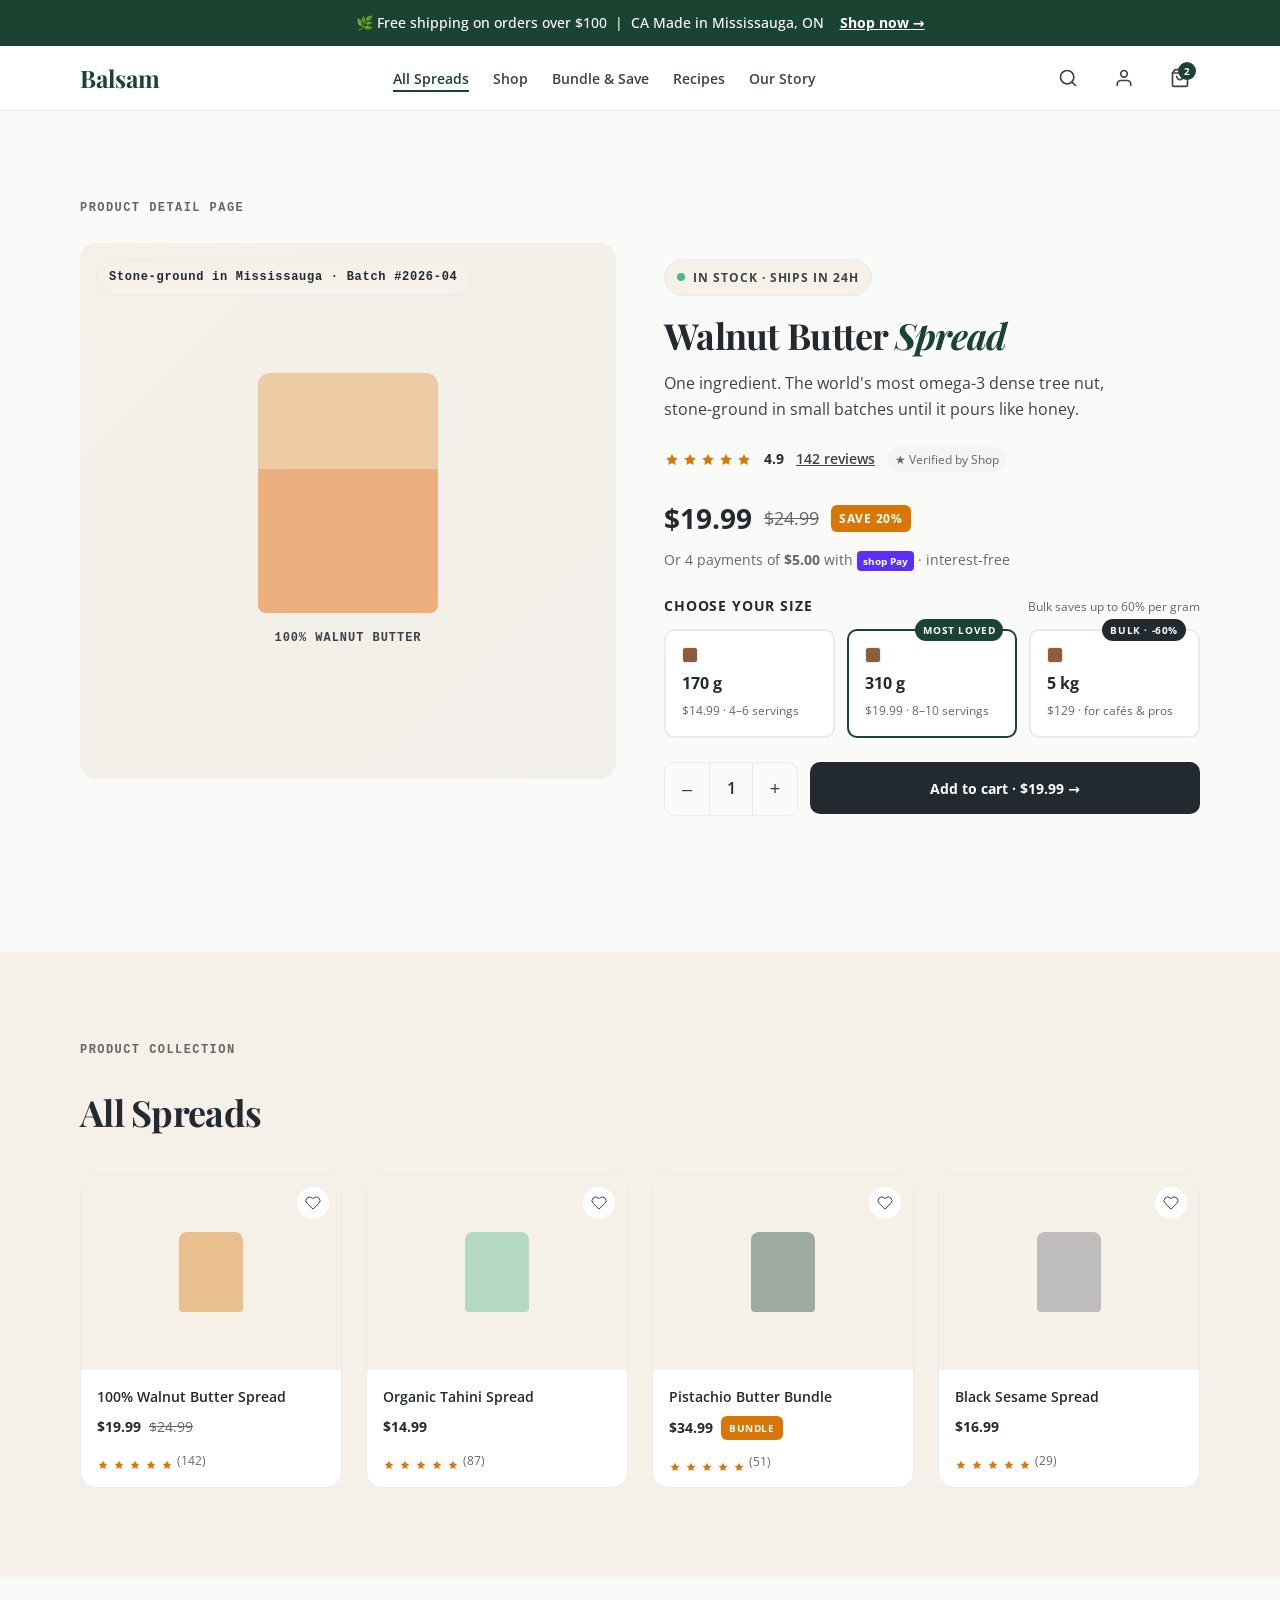
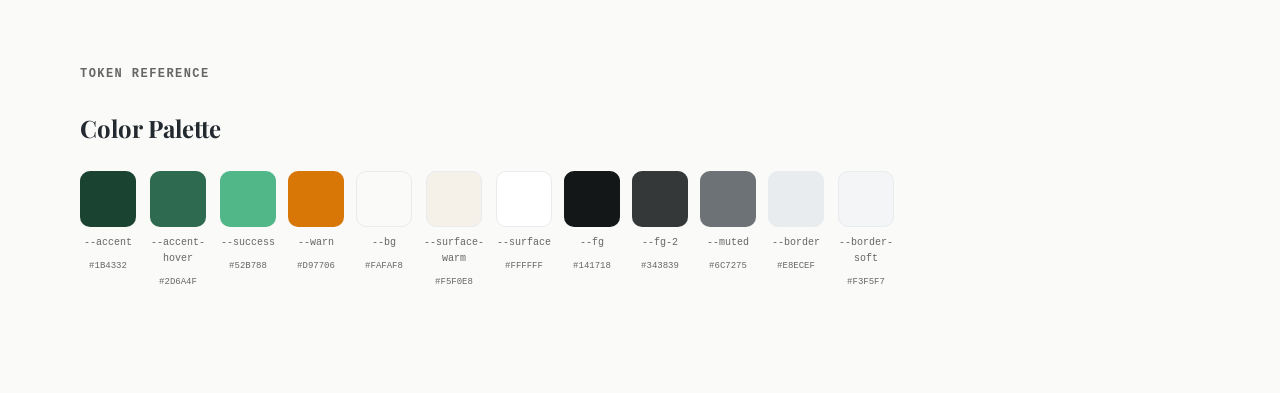
<file: Balsam Logo Redesign/mpu8wtfv-components.html>
<!doctype html>
<html lang="en">
  <head>
    <meta charset="utf-8" />
    <meta name="viewport" content="width=device-width, initial-scale=1" />
    <title>Balsam – Reference Components</title>
    <meta name="description" content="Reference fixture for design-systems/balsam: natural food e-commerce system fusing Balsam Tahini's forest green palette with Burlap & Barrel's artisan component patterns." />
    <link rel="preconnect" href="https://fonts.googleapis.com" />
    <link rel="preconnect" href="https://fonts.gstatic.com" crossorigin />
    <link href="https://fonts.googleapis.com/css2?family=Open+Sans:ital,wght@0,400;0,600;0,700;1,400&family=Playfair+Display:ital,wght@0,700;1,700&display=swap" rel="stylesheet" />
    <style>
      :root {
        --bg:           #FAFAF8;
        --surface:      #FFFFFF;
        --surface-warm: #F5F0E8;
        --fg:           #22292F;
        --fg-2:         #3D4246;
        --muted:        #666666;
        --meta:         #666666;
        --border:       #E8ECEF;
        --border-soft:  #F3F5F7;
        --accent:       #1B4332;
        --accent-on:    #FFFFFF;
        --accent-hover: #2D6A4F;
        --accent-active:#1A3D2E;
        --success:      #52B788;
        --warn:         #D97706;
        --danger:       #DC2626;
        --font-display: "Playfair Display", Georgia, "Times New Roman", serif;
        --font-body:    "Open Sans", Inter, system-ui, sans-serif;
        --font-mono:    "SF Mono", ui-monospace, Menlo, Monaco, Consolas, monospace;
        --text-xs:      12px;
        --text-sm:      14px;
        --text-base:    16px;
        --text-lg:      18px;
        --text-xl:      24px;
        --text-2xl:     36px;
        --text-3xl:     48px;
        --text-4xl:     60px;
        --leading-body:  1.6;
        --leading-tight: 1.1;
        --tracking-display: -0.02em;
        --space-1:  4px;
        --space-2:  8px;
        --space-3:  12px;
        --space-4:  16px;
        --space-5:  20px;
        --space-6:  24px;
        --space-8:  32px;
        --space-12: 48px;
        --section-y-desktop: 88px;
        --section-y-tablet:  60px;
        --section-y-phone:   40px;
        --radius-sm:   6px;
        --radius-md:   10px;
        --radius-lg:   16px;
        --radius-pill: 9999px;
        --elev-flat:   none;
        --elev-ring:   0 0 0 1px var(--border);
        --elev-raised: 0 4px 24px rgba(27, 67, 50, 0.10);
        --focus-ring:  0 0 0 4px rgba(27, 67, 50, 0.28);
        --motion-fast: 160ms;
        --motion-base: 260ms;
        --ease-standard: cubic-bezier(0.23, 1, 0.32, 1);
        --container-max:            1200px;
        --container-gutter-desktop: 40px;
        --container-gutter-tablet:  24px;
        --container-gutter-phone:   16px;
      }

      *, *::before, *::after { box-sizing: border-box; }
      html, body { margin: 0; padding: 0; }
      body { background: var(--bg); color: var(--fg); font-family: var(--font-body); font-size: var(--text-base); line-height: var(--leading-body); -webkit-font-smoothing: antialiased; }
      h1, h2, h3, h4, p { margin: 0; }
      a { color: inherit; text-decoration: none; }

      .container { max-width: var(--container-max); margin-inline: auto; padding-inline: var(--container-gutter-desktop); }
      .section { padding-block: var(--section-y-desktop); }
      .section + .section { border-top: 1px solid var(--border-soft); }
      .section-label { font-family: var(--font-mono); font-size: var(--text-xs); font-weight: 700; letter-spacing: 0.12em; text-transform: uppercase; color: var(--muted); margin-bottom: var(--space-6); }

      @media (max-width: 1023px) { .container { padding-inline: var(--container-gutter-tablet); } .section { padding-block: var(--section-y-tablet); } }
      @media (max-width: 639px) { .container { padding-inline: var(--container-gutter-phone); } .section { padding-block: var(--section-y-phone); } }

      /* ── Announcement Banner ───────────────────────────────────── */
      .banner {
        background: var(--accent);
        color: var(--accent-on);
        font-family: var(--font-body);
        font-size: var(--text-sm);
        font-weight: 500;
        padding: var(--space-3) var(--space-6);
        display: flex;
        align-items: center;
        justify-content: center;
        gap: var(--space-2);
        text-align: center;
      }
      .banner a { color: var(--accent-on); font-weight: 700; text-decoration: underline; margin-left: var(--space-2); }

      /* ── Navigation Bar ────────────────────────────────────────── */
      .nav {
        background: var(--surface);
        border-bottom: 1px solid var(--border);
        position: sticky;
        top: 0;
        z-index: 100;
      }
      .nav-inner {
        display: flex;
        align-items: center;
        justify-content: space-between;
        height: 64px;
        gap: var(--space-6);
      }
      .nav-logo {
        font-family: var(--font-display);
        font-size: var(--text-xl);
        font-weight: 700;
        color: var(--accent);
        flex-shrink: 0;
      }
      .nav-links {
        display: flex;
        gap: var(--space-6);
        list-style: none;
        margin: 0;
        padding: 0;
      }
      .nav-links a {
        font-size: var(--text-sm);
        font-weight: 600;
        color: var(--fg-2);
        padding-bottom: 2px;
        border-bottom: 2px solid transparent;
        transition: color var(--motion-fast) var(--ease-standard), border-color var(--motion-fast) var(--ease-standard);
      }
      .nav-links a:hover, .nav-links a.active { color: var(--accent); border-bottom-color: var(--accent); }
      .nav-icons { display: flex; align-items: center; gap: var(--space-4); }
      .nav-icon { width: 40px; height: 40px; display: flex; align-items: center; justify-content: center; border-radius: var(--radius-md); cursor: pointer; transition: background var(--motion-fast) var(--ease-standard); color: var(--fg-2); }
      .nav-icon:hover { background: var(--border-soft); color: var(--fg); }
      .cart-icon { position: relative; }
      .cart-badge { position: absolute; top: 4px; right: 4px; width: 18px; height: 18px; background: var(--accent); color: var(--accent-on); font-size: 10px; font-weight: 700; border-radius: var(--radius-pill); display: flex; align-items: center; justify-content: center; }

      /* ── Product Hero ──────────────────────────────────────────── */
      .pdp { display: grid; grid-template-columns: minmax(0, 1fr) minmax(0, 1fr); gap: var(--space-12); align-items: start; }
      .pdp-image-wrap { position: relative; border-radius: var(--radius-lg); overflow: hidden; background: var(--surface-warm); aspect-ratio: 1; display: flex; align-items: center; justify-content: center; }
      .pdp-image-placeholder { width: 100%; height: 100%; min-height: 440px; background: linear-gradient(135deg, var(--surface-warm) 0%, color-mix(in oklab, var(--surface-warm), var(--border) 30%) 100%); display: flex; align-items: center; justify-content: center; }
      .pdp-image-inner { text-align: center; padding: var(--space-12); }
      .pdp-product-jar { width: 180px; height: 240px; background: color-mix(in oklab, var(--warn), transparent 70%); border-radius: 12px 12px 8px 8px; margin: 0 auto var(--space-4); position: relative; }
      .pdp-product-jar::after { content: ""; position: absolute; bottom: 0; left: 0; right: 0; height: 60%; background: color-mix(in oklab, var(--warn), white 40%); border-radius: 0 0 8px 8px; }
      .pdp-image-label { font-family: var(--font-mono); font-size: var(--text-xs); font-weight: 700; color: var(--fg-2); letter-spacing: 0.08em; }
      .batch-pill { position: absolute; top: var(--space-4); left: var(--space-4); background: var(--surface-warm); color: var(--fg); font-family: var(--font-mono); font-size: var(--text-xs); font-weight: 700; padding: var(--space-2) var(--space-3); border-radius: var(--radius-pill); border: 1px solid var(--border); letter-spacing: 0.06em; }
      .pdp-details { padding-block: var(--space-4); }
      .instock-badge { display: inline-flex; align-items: center; gap: var(--space-2); background: var(--surface-warm); color: var(--fg-2); font-family: var(--font-body); font-size: var(--text-xs); font-weight: 700; padding: var(--space-2) var(--space-3); border-radius: var(--radius-pill); letter-spacing: 0.08em; text-transform: uppercase; margin-bottom: var(--space-5); border: 1px solid var(--border); }
      .instock-badge::before { content: ""; width: 8px; height: 8px; background: var(--success); border-radius: var(--radius-pill); flex-shrink: 0; }
      .pdp-title { font-family: var(--font-display); font-size: var(--text-2xl); font-weight: 700; line-height: var(--leading-tight); letter-spacing: var(--tracking-display); margin-bottom: var(--space-4); }
      .pdp-title em { font-style: italic; color: var(--accent); }
      .pdp-desc { color: var(--fg-2); font-size: var(--text-base); line-height: var(--leading-body); margin-bottom: var(--space-6); max-width: 480px; }

      /* ── Review Strip ──────────────────────────────────────────── */
      .review-strip { display: flex; align-items: center; gap: var(--space-3); margin-bottom: var(--space-6); flex-wrap: wrap; }
      .stars { display: flex; gap: 2px; }
      .star { width: 16px; height: 16px; color: var(--warn); }
      .star svg { width: 100%; height: 100%; fill: currentColor; }
      .star.empty { color: var(--border); }
      .review-count { font-size: var(--text-sm); font-weight: 600; color: var(--fg-2); text-decoration: underline; cursor: pointer; }
      .verified-badge { display: inline-flex; align-items: center; gap: var(--space-1); font-size: var(--text-xs); color: var(--muted); background: var(--border-soft); padding: 3px var(--space-2); border-radius: var(--radius-pill); }

      /* ── Price Block ───────────────────────────────────────────── */
      .price-block { margin-bottom: var(--space-6); }
      .price-row { display: flex; align-items: center; gap: var(--space-3); flex-wrap: wrap; margin-bottom: var(--space-2); }
      .price-sale { font-size: 28px; font-weight: 700; color: var(--fg); }
      .price-original { font-size: var(--text-lg); font-weight: 400; color: var(--muted); text-decoration: line-through; }
      .save-badge { background: var(--warn); color: #fff; font-size: var(--text-xs); font-weight: 700; padding: 4px var(--space-2); border-radius: var(--radius-sm); text-transform: uppercase; letter-spacing: 0.06em; }
      .installments { font-size: var(--text-sm); color: var(--muted); }
      .shop-pay { display: inline-flex; align-items: center; gap: 4px; background: #5a31f4; color: #fff; font-size: 10px; font-weight: 700; padding: 2px 6px; border-radius: 4px; }

      /* ── Variant Selector ──────────────────────────────────────── */
      .variants-label { font-size: var(--text-sm); font-weight: 700; color: var(--fg); text-transform: uppercase; letter-spacing: 0.06em; margin-bottom: var(--space-3); display: flex; justify-content: space-between; align-items: center; }
      .variants-bulk { font-size: var(--text-xs); color: var(--muted); font-weight: 400; letter-spacing: 0; text-transform: none; }
      .variant-grid { display: flex; gap: var(--space-3); margin-bottom: var(--space-6); flex-wrap: wrap; }
      .variant-card { position: relative; padding: var(--space-4); border: 2px solid var(--border); border-radius: var(--radius-md); background: var(--surface); cursor: pointer; min-width: 160px; flex: 1; transition: border-color var(--motion-fast) var(--ease-standard); }
      .variant-card:hover { border-color: var(--accent-hover); }
      .variant-card.selected { border-color: var(--accent); }
      .variant-badge { position: absolute; top: -12px; right: var(--space-3); font-size: 10px; font-weight: 700; padding: 3px var(--space-2); border-radius: var(--radius-pill); text-transform: uppercase; letter-spacing: 0.06em; }
      .variant-badge.loved { background: var(--accent); color: var(--accent-on); }
      .variant-badge.bulk { background: var(--fg); color: #fff; }
      .variant-swatch { width: 16px; height: 16px; border-radius: 3px; background: var(--surface-warm); border: 1px solid var(--border); margin-bottom: var(--space-2); }
      .variant-weight { font-size: var(--text-base); font-weight: 700; color: var(--fg); margin-bottom: var(--space-1); }
      .variant-meta { font-size: var(--text-xs); color: var(--muted); }

      /* ── Add to Cart ───────────────────────────────────────────── */
      .atc-row { display: flex; gap: var(--space-3); margin-bottom: var(--space-8); }
      .qty-stepper { display: flex; align-items: center; border: 1px solid var(--border); border-radius: var(--radius-md); overflow: hidden; }
      .qty-btn { width: 44px; height: 52px; display: flex; align-items: center; justify-content: center; background: none; border: none; cursor: pointer; font-size: var(--text-lg); color: var(--fg-2); transition: background var(--motion-fast) var(--ease-standard); }
      .qty-btn:hover { background: var(--border-soft); }
      .qty-num { width: 44px; text-align: center; font-size: var(--text-base); font-weight: 600; color: var(--fg); border-left: 1px solid var(--border); border-right: 1px solid var(--border); height: 52px; display: flex; align-items: center; justify-content: center; }
      .btn-atc { flex: 1; height: 52px; background: var(--fg); color: #fff; border: none; border-radius: var(--radius-md); font-family: var(--font-body); font-size: var(--text-sm); font-weight: 700; cursor: pointer; display: flex; align-items: center; justify-content: center; gap: var(--space-2); transition: background var(--motion-fast) var(--ease-standard), box-shadow var(--motion-fast) var(--ease-standard); }
      .btn-atc:hover { background: #232627; box-shadow: var(--elev-raised); }
      .btn-atc:focus-visible { outline: none; box-shadow: var(--focus-ring); }

      /* ── Product Card ──────────────────────────────────────────── */
      .card-grid { display: grid; grid-template-columns: repeat(4, minmax(0, 1fr)); gap: var(--space-6); }
      @media (max-width: 1023px) { .card-grid { grid-template-columns: repeat(2, 1fr); } .pdp { grid-template-columns: 1fr; } .variant-grid { flex-wrap: wrap; } }
      @media (max-width: 639px) { .card-grid { grid-template-columns: repeat(2, 1fr); gap: var(--space-3); } }

      .product-card { background: var(--surface); border-radius: var(--radius-lg); border: 1px solid var(--border); overflow: hidden; transition: box-shadow var(--motion-base) var(--ease-standard), transform var(--motion-base) var(--ease-standard); cursor: pointer; }
      .product-card:hover { box-shadow: var(--elev-raised); transform: translateY(-2px); }
      .card-image { aspect-ratio: 4/3; background: var(--surface-warm); position: relative; display: flex; align-items: center; justify-content: center; overflow: hidden; }
      .card-image-placeholder { width: 64px; height: 80px; background: color-mix(in oklab, var(--warn), transparent 60%); border-radius: 8px 8px 4px 4px; }
      .card-wishlist { position: absolute; top: var(--space-3); right: var(--space-3); width: 32px; height: 32px; background: rgba(255,255,255,0.9); border-radius: var(--radius-pill); display: flex; align-items: center; justify-content: center; cursor: pointer; }
      .card-wishlist svg { width: 16px; height: 16px; stroke: var(--fg-2); fill: none; stroke-width: 1.5; }
      .card-body { padding: var(--space-4); }
      .card-name { font-size: var(--text-sm); font-weight: 600; color: var(--fg); margin-bottom: var(--space-2); }
      .card-price { font-size: var(--text-sm); font-weight: 700; color: var(--fg); margin-bottom: var(--space-3); display: flex; align-items: center; gap: var(--space-2); }
      .card-price-original { font-weight: 400; color: var(--muted); text-decoration: line-through; }
      .card-stars { display: flex; align-items: center; gap: var(--space-1); }
      .card-star { width: 12px; height: 12px; color: var(--warn); }
      .card-star svg { width: 100%; height: 100%; fill: currentColor; }
      .card-rating-count { font-size: var(--text-xs); color: var(--muted); }

      /* ── Token Swatches ────────────────────────────────────────── */
      .swatch-row { display: flex; flex-wrap: wrap; gap: var(--space-3); }
      .swatch { display: flex; flex-direction: column; align-items: center; gap: var(--space-2); }
      .swatch-block { width: 56px; height: 56px; border-radius: var(--radius-md); border: 1px solid var(--border); }
      .swatch-name { font-size: 10px; color: var(--muted); font-family: var(--font-mono); text-align: center; max-width: 60px; }
      .swatch-hex { font-size: 9px; color: var(--meta); font-family: var(--font-mono); text-align: center; }
    </style>
  </head>
  <body>

    <!-- ── Announcement Banner ─────────────────────────────────── -->
    <div class="banner">
      🌿 Free shipping on orders over $100 &nbsp;|&nbsp; CA Made in Mississauga, ON
      <a href="#">Shop now →</a>
    </div>

    <!-- ── Navigation Bar ─────────────────────────────────────── -->
    <nav class="nav">
      <div class="container nav-inner">
        <span class="nav-logo">Balsam</span>
        <ul class="nav-links">
          <li><a href="#" class="active">All Spreads</a></li>
          <li><a href="#">Shop</a></li>
          <li><a href="#">Bundle &amp; Save</a></li>
          <li><a href="#">Recipes</a></li>
          <li><a href="#">Our Story</a></li>
        </ul>
        <div class="nav-icons">
          <div class="nav-icon" aria-label="Search">
            <svg width="20" height="20" viewBox="0 0 24 24" fill="none" stroke="currentColor" stroke-width="2" stroke-linecap="round" stroke-linejoin="round"><circle cx="11" cy="11" r="8"/><path d="m21 21-4.35-4.35"/></svg>
          </div>
          <div class="nav-icon" aria-label="Account">
            <svg width="20" height="20" viewBox="0 0 24 24" fill="none" stroke="currentColor" stroke-width="2" stroke-linecap="round" stroke-linejoin="round"><path d="M20 21v-2a4 4 0 0 0-4-4H8a4 4 0 0 0-4 4v2"/><circle cx="12" cy="7" r="4"/></svg>
          </div>
          <div class="nav-icon cart-icon" aria-label="Cart">
            <svg width="20" height="20" viewBox="0 0 24 24" fill="none" stroke="currentColor" stroke-width="2" stroke-linecap="round" stroke-linejoin="round"><path d="M6 2 3 6v14a2 2 0 0 0 2 2h14a2 2 0 0 0 2-2V6l-3-4z"/><line x1="3" y1="6" x2="21" y2="6"/><path d="M16 10a4 4 0 0 1-8 0"/></svg>
            <span class="cart-badge">2</span>
          </div>
        </div>
      </div>
    </nav>

    <!-- ── Product Hero (PDP) ──────────────────────────────────── -->
    <section class="section" style="background: var(--bg);">
      <div class="container">
        <p class="section-label">Product Detail Page</p>
        <div class="pdp">
          <div class="pdp-image-wrap">
            <div class="pdp-image-placeholder">
              <div class="pdp-image-inner">
                <div class="pdp-product-jar"></div>
                <p class="pdp-image-label">100% WALNUT BUTTER</p>
              </div>
            </div>
            <span class="batch-pill">Stone-ground in Mississauga · Batch #2026-04</span>
          </div>

          <div class="pdp-details">
            <div class="instock-badge">In Stock · Ships in 24h</div>
            <h1 class="pdp-title">Walnut Butter <em>Spread</em></h1>
            <p class="pdp-desc">One ingredient. The world's most omega-3 dense tree nut, stone-ground in small batches until it pours like honey.</p>

            <!-- Review Strip -->
            <div class="review-strip">
              <div class="stars">
                <span class="star"><svg viewBox="0 0 16 16"><path d="M8 1l1.8 3.6 4 .6-2.9 2.8.7 4L8 10l-3.6 1.9.7-4L2.2 5.2l4-.6z"/></svg></span>
                <span class="star"><svg viewBox="0 0 16 16"><path d="M8 1l1.8 3.6 4 .6-2.9 2.8.7 4L8 10l-3.6 1.9.7-4L2.2 5.2l4-.6z"/></svg></span>
                <span class="star"><svg viewBox="0 0 16 16"><path d="M8 1l1.8 3.6 4 .6-2.9 2.8.7 4L8 10l-3.6 1.9.7-4L2.2 5.2l4-.6z"/></svg></span>
                <span class="star"><svg viewBox="0 0 16 16"><path d="M8 1l1.8 3.6 4 .6-2.9 2.8.7 4L8 10l-3.6 1.9.7-4L2.2 5.2l4-.6z"/></svg></span>
                <span class="star"><svg viewBox="0 0 16 16"><path d="M8 1l1.8 3.6 4 .6-2.9 2.8.7 4L8 10l-3.6 1.9.7-4L2.2 5.2l4-.6z"/></svg></span>
              </div>
              <span style="font-size: var(--text-sm); font-weight: 700;">4.9</span>
              <a class="review-count" href="#">142 reviews</a>
              <span class="verified-badge">★ Verified by Shop</span>
            </div>

            <!-- Price Block -->
            <div class="price-block">
              <div class="price-row">
                <span class="price-sale">$19.99</span>
                <span class="price-original">$24.99</span>
                <span class="save-badge">Save 20%</span>
              </div>
              <p class="installments">Or 4 payments of <strong>$5.00</strong> with <span class="shop-pay">shop Pay</span> · interest-free</p>
            </div>

            <!-- Variant Selector -->
            <div>
              <div class="variants-label">
                Choose your size
                <span class="variants-bulk">Bulk saves up to 60% per gram</span>
              </div>
              <div class="variant-grid">
                <div class="variant-card">
                  <div class="variant-swatch" style="background: #8B5E3C;"></div>
                  <div class="variant-weight">170 g</div>
                  <div class="variant-meta">$14.99 · 4–6 servings</div>
                </div>
                <div class="variant-card selected">
                  <span class="variant-badge loved">Most Loved</span>
                  <div class="variant-swatch" style="background: #8B5E3C;"></div>
                  <div class="variant-weight">310 g</div>
                  <div class="variant-meta">$19.99 · 8–10 servings</div>
                </div>
                <div class="variant-card">
                  <span class="variant-badge bulk">Bulk · -60%</span>
                  <div class="variant-swatch" style="background: #8B5E3C;"></div>
                  <div class="variant-weight">5 kg</div>
                  <div class="variant-meta">$129 · for cafés &amp; pros</div>
                </div>
              </div>
            </div>

            <!-- Add to Cart -->
            <div class="atc-row">
              <div class="qty-stepper" aria-label="Quantity">
                <button class="qty-btn">–</button>
                <div class="qty-num">1</div>
                <button class="qty-btn">+</button>
              </div>
              <button class="btn-atc" aria-label="Add to cart">
                Add to cart · $19.99 →
              </button>
            </div>
          </div>
        </div>
      </div>
    </section>

    <!-- ── Product Card Grid ────────────────────────────────────── -->
    <section class="section" style="background: var(--surface-warm);">
      <div class="container">
        <p class="section-label">Product Collection</p>
        <h2 style="font-family: var(--font-display); font-size: var(--text-2xl); font-weight: 700; letter-spacing: var(--tracking-display); margin-bottom: var(--space-8);">All Spreads</h2>
        <div class="card-grid">

          <div class="product-card">
            <div class="card-image">
              <div class="card-image-placeholder" style="background: color-mix(in oklab, #D97706, transparent 60%);"></div>
              <div class="card-wishlist" aria-label="Add to wishlist">
                <svg viewBox="0 0 24 24"><path d="M20.84 4.61a5.5 5.5 0 0 0-7.78 0L12 5.67l-1.06-1.06a5.5 5.5 0 0 0-7.78 7.78l1.06 1.06L12 21.23l7.78-7.78 1.06-1.06a5.5 5.5 0 0 0 0-7.78z"/></svg>
              </div>
            </div>
            <div class="card-body">
              <div class="card-name">100% Walnut Butter Spread</div>
              <div class="card-price">
                $19.99
                <span class="card-price-original">$24.99</span>
              </div>
              <div class="card-stars">
                <span class="card-star"><svg viewBox="0 0 16 16"><path d="M8 1l1.8 3.6 4 .6-2.9 2.8.7 4L8 10l-3.6 1.9.7-4L2.2 5.2l4-.6z"/></svg></span>
                <span class="card-star"><svg viewBox="0 0 16 16"><path d="M8 1l1.8 3.6 4 .6-2.9 2.8.7 4L8 10l-3.6 1.9.7-4L2.2 5.2l4-.6z"/></svg></span>
                <span class="card-star"><svg viewBox="0 0 16 16"><path d="M8 1l1.8 3.6 4 .6-2.9 2.8.7 4L8 10l-3.6 1.9.7-4L2.2 5.2l4-.6z"/></svg></span>
                <span class="card-star"><svg viewBox="0 0 16 16"><path d="M8 1l1.8 3.6 4 .6-2.9 2.8.7 4L8 10l-3.6 1.9.7-4L2.2 5.2l4-.6z"/></svg></span>
                <span class="card-star"><svg viewBox="0 0 16 16"><path d="M8 1l1.8 3.6 4 .6-2.9 2.8.7 4L8 10l-3.6 1.9.7-4L2.2 5.2l4-.6z"/></svg></span>
                <span class="card-rating-count">(142)</span>
              </div>
            </div>
          </div>

          <div class="product-card">
            <div class="card-image">
              <div class="card-image-placeholder" style="background: color-mix(in oklab, #52B788, transparent 60%);"></div>
              <div class="card-wishlist" aria-label="Add to wishlist">
                <svg viewBox="0 0 24 24"><path d="M20.84 4.61a5.5 5.5 0 0 0-7.78 0L12 5.67l-1.06-1.06a5.5 5.5 0 0 0-7.78 7.78l1.06 1.06L12 21.23l7.78-7.78 1.06-1.06a5.5 5.5 0 0 0 0-7.78z"/></svg>
              </div>
            </div>
            <div class="card-body">
              <div class="card-name">Organic Tahini Spread</div>
              <div class="card-price">$14.99</div>
              <div class="card-stars">
                <span class="card-star"><svg viewBox="0 0 16 16"><path d="M8 1l1.8 3.6 4 .6-2.9 2.8.7 4L8 10l-3.6 1.9.7-4L2.2 5.2l4-.6z"/></svg></span>
                <span class="card-star"><svg viewBox="0 0 16 16"><path d="M8 1l1.8 3.6 4 .6-2.9 2.8.7 4L8 10l-3.6 1.9.7-4L2.2 5.2l4-.6z"/></svg></span>
                <span class="card-star"><svg viewBox="0 0 16 16"><path d="M8 1l1.8 3.6 4 .6-2.9 2.8.7 4L8 10l-3.6 1.9.7-4L2.2 5.2l4-.6z"/></svg></span>
                <span class="card-star"><svg viewBox="0 0 16 16"><path d="M8 1l1.8 3.6 4 .6-2.9 2.8.7 4L8 10l-3.6 1.9.7-4L2.2 5.2l4-.6z"/></svg></span>
                <span class="card-star empty"><svg viewBox="0 0 16 16"><path d="M8 1l1.8 3.6 4 .6-2.9 2.8.7 4L8 10l-3.6 1.9.7-4L2.2 5.2l4-.6z"/></svg></span>
                <span class="card-rating-count">(87)</span>
              </div>
            </div>
          </div>

          <div class="product-card">
            <div class="card-image">
              <div class="card-image-placeholder" style="background: color-mix(in oklab, #1B4332, transparent 60%);"></div>
              <div class="card-wishlist" aria-label="Add to wishlist">
                <svg viewBox="0 0 24 24"><path d="M20.84 4.61a5.5 5.5 0 0 0-7.78 0L12 5.67l-1.06-1.06a5.5 5.5 0 0 0-7.78 7.78l1.06 1.06L12 21.23l7.78-7.78 1.06-1.06a5.5 5.5 0 0 0 0-7.78z"/></svg>
              </div>
            </div>
            <div class="card-body">
              <div class="card-name">Pistachio Butter Bundle</div>
              <div class="card-price">
                $34.99
                <span class="save-badge" style="font-size: 10px;">Bundle</span>
              </div>
              <div class="card-stars">
                <span class="card-star"><svg viewBox="0 0 16 16"><path d="M8 1l1.8 3.6 4 .6-2.9 2.8.7 4L8 10l-3.6 1.9.7-4L2.2 5.2l4-.6z"/></svg></span>
                <span class="card-star"><svg viewBox="0 0 16 16"><path d="M8 1l1.8 3.6 4 .6-2.9 2.8.7 4L8 10l-3.6 1.9.7-4L2.2 5.2l4-.6z"/></svg></span>
                <span class="card-star"><svg viewBox="0 0 16 16"><path d="M8 1l1.8 3.6 4 .6-2.9 2.8.7 4L8 10l-3.6 1.9.7-4L2.2 5.2l4-.6z"/></svg></span>
                <span class="card-star"><svg viewBox="0 0 16 16"><path d="M8 1l1.8 3.6 4 .6-2.9 2.8.7 4L8 10l-3.6 1.9.7-4L2.2 5.2l4-.6z"/></svg></span>
                <span class="card-star"><svg viewBox="0 0 16 16"><path d="M8 1l1.8 3.6 4 .6-2.9 2.8.7 4L8 10l-3.6 1.9.7-4L2.2 5.2l4-.6z"/></svg></span>
                <span class="card-rating-count">(51)</span>
              </div>
            </div>
          </div>

          <div class="product-card">
            <div class="card-image">
              <div class="card-image-placeholder" style="background: color-mix(in oklab, #6C7275, transparent 60%);"></div>
              <div class="card-wishlist" aria-label="Add to wishlist">
                <svg viewBox="0 0 24 24"><path d="M20.84 4.61a5.5 5.5 0 0 0-7.78 0L12 5.67l-1.06-1.06a5.5 5.5 0 0 0-7.78 7.78l1.06 1.06L12 21.23l7.78-7.78 1.06-1.06a5.5 5.5 0 0 0 0-7.78z"/></svg>
              </div>
            </div>
            <div class="card-body">
              <div class="card-name">Black Sesame Spread</div>
              <div class="card-price">$16.99</div>
              <div class="card-stars">
                <span class="card-star"><svg viewBox="0 0 16 16"><path d="M8 1l1.8 3.6 4 .6-2.9 2.8.7 4L8 10l-3.6 1.9.7-4L2.2 5.2l4-.6z"/></svg></span>
                <span class="card-star"><svg viewBox="0 0 16 16"><path d="M8 1l1.8 3.6 4 .6-2.9 2.8.7 4L8 10l-3.6 1.9.7-4L2.2 5.2l4-.6z"/></svg></span>
                <span class="card-star"><svg viewBox="0 0 16 16"><path d="M8 1l1.8 3.6 4 .6-2.9 2.8.7 4L8 10l-3.6 1.9.7-4L2.2 5.2l4-.6z"/></svg></span>
                <span class="card-star"><svg viewBox="0 0 16 16"><path d="M8 1l1.8 3.6 4 .6-2.9 2.8.7 4L8 10l-3.6 1.9.7-4L2.2 5.2l4-.6z"/></svg></span>
                <span class="card-star empty"><svg viewBox="0 0 16 16"><path d="M8 1l1.8 3.6 4 .6-2.9 2.8.7 4L8 10l-3.6 1.9.7-4L2.2 5.2l4-.6z"/></svg></span>
                <span class="card-rating-count">(29)</span>
              </div>
            </div>
          </div>

        </div>
      </div>
    </section>

    <!-- ── Color Palette Reference ──────────────────────────────── -->
    <section class="section">
      <div class="container">
        <p class="section-label">Token Reference</p>
        <h2 style="font-family: var(--font-display); font-size: var(--text-xl); font-weight: 700; margin-bottom: var(--space-6);">Color Palette</h2>
        <div class="swatch-row">
          <div class="swatch"><div class="swatch-block" style="background: #1B4332; border: none;"></div><div class="swatch-name">--accent</div><div class="swatch-hex">#1B4332</div></div>
          <div class="swatch"><div class="swatch-block" style="background: #2D6A4F; border: none;"></div><div class="swatch-name">--accent-hover</div><div class="swatch-hex">#2D6A4F</div></div>
          <div class="swatch"><div class="swatch-block" style="background: #52B788; border: none;"></div><div class="swatch-name">--success</div><div class="swatch-hex">#52B788</div></div>
          <div class="swatch"><div class="swatch-block" style="background: #D97706; border: none;"></div><div class="swatch-name">--warn</div><div class="swatch-hex">#D97706</div></div>
          <div class="swatch"><div class="swatch-block" style="background: #FAFAF8;"></div><div class="swatch-name">--bg</div><div class="swatch-hex">#FAFAF8</div></div>
          <div class="swatch"><div class="swatch-block" style="background: #F5F0E8;"></div><div class="swatch-name">--surface-warm</div><div class="swatch-hex">#F5F0E8</div></div>
          <div class="swatch"><div class="swatch-block" style="background: #FFFFFF;"></div><div class="swatch-name">--surface</div><div class="swatch-hex">#FFFFFF</div></div>
          <div class="swatch"><div class="swatch-block" style="background: #141718; border: none;"></div><div class="swatch-name">--fg</div><div class="swatch-hex">#141718</div></div>
          <div class="swatch"><div class="swatch-block" style="background: #343839; border: none;"></div><div class="swatch-name">--fg-2</div><div class="swatch-hex">#343839</div></div>
          <div class="swatch"><div class="swatch-block" style="background: #6C7275; border: none;"></div><div class="swatch-name">--muted</div><div class="swatch-hex">#6C7275</div></div>
          <div class="swatch"><div class="swatch-block" style="background: #E8ECEF;"></div><div class="swatch-name">--border</div><div class="swatch-hex">#E8ECEF</div></div>
          <div class="swatch"><div class="swatch-block" style="background: #F3F5F7;"></div><div class="swatch-name">--border-soft</div><div class="swatch-hex">#F3F5F7</div></div>
        </div>
      </div>
    </section>

  </body>
</html>
</file>
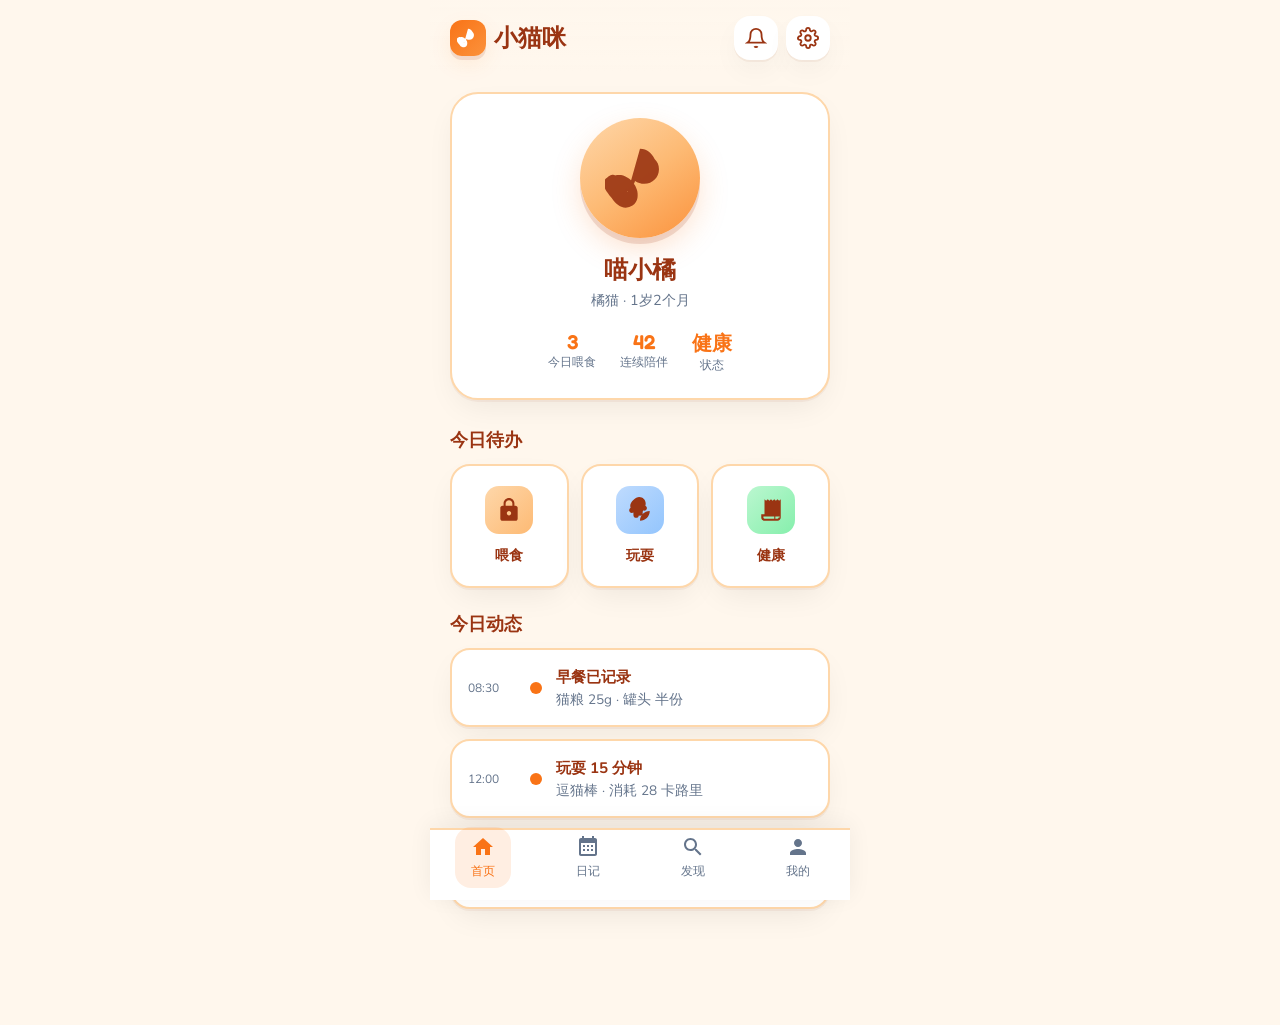
<file: code/.claude/skills/ui-ux-pro-max-skill/preview/xiaomaomi-app.html>
<!DOCTYPE html>
<html lang="zh-CN">
<head>
  <meta charset="UTF-8">
  <meta name="viewport" content="width=device-width, initial-scale=1.0">
  <title>小猫咪 - 萌宠日常</title>
  <link rel="preconnect" href="https://fonts.googleapis.com">
  <link rel="preconnect" href="https://fonts.gstatic.com" crossorigin>
  <link href="https://fonts.googleapis.com/css2?family=Fredoka:wght@400;500;600;700&family=Nunito:wght@300;400;500;600;700&display=swap" rel="stylesheet">
  <style>
    :root {
      /* Pet Tech App 配色 - 来自 UI/UX Pro Max design system */
      --primary: #F97316;
      --primary-on: #0F172A;
      --secondary: #FB923C;
      --accent: #2563EB;
      --accent-on: #FFFFFF;
      --background: #FFF7ED;
      --foreground: #9A3412;
      --card: #FFFFFF;
      --card-foreground: #9A3412;
      --muted: #F1F0F0;
      --muted-foreground: #64748B;
      --border: #FED7AA;
      --destructive: #DC2626;
      --ring: #F97316;
      --radius-outer: 28px;
      --radius-card: 20px;
      --radius-btn: 16px;
      --shadow-clay: 0 4px 0 0 rgba(154, 52, 18, 0.12), 0 8px 24px -4px rgba(249, 115, 22, 0.15);
      --shadow-card: 0 2px 0 0 rgba(154, 52, 18, 0.06), 0 12px 32px -8px rgba(0,0,0,0.08);
    }

    * { box-sizing: border-box; margin: 0; padding: 0; }
    html { font-size: 16px; }
    body {
      font-family: 'Nunito', -apple-system, sans-serif;
      background: var(--background);
      color: var(--foreground);
      min-height: 100vh;
      padding-bottom: 80px;
      -webkit-font-smoothing: antialiased;
    }

    /* Header */
    .header {
      padding: 16px 20px 12px;
      display: flex;
      align-items: center;
      justify-content: space-between;
      background: linear-gradient(180deg, rgba(255,247,237,0.98) 0%, var(--background) 100%);
      position: sticky;
      top: 0;
      z-index: 10;
    }
    .logo {
      font-family: 'Fredoka', sans-serif;
      font-weight: 700;
      font-size: 1.5rem;
      color: var(--foreground);
      display: flex;
      align-items: center;
      gap: 8px;
    }
    .logo-icon {
      width: 36px;
      height: 36px;
      background: linear-gradient(135deg, var(--primary), var(--secondary));
      border-radius: 12px;
      display: flex;
      align-items: center;
      justify-content: center;
      box-shadow: var(--shadow-clay);
    }
    .logo-icon svg {
      width: 22px;
      height: 22px;
      fill: white;
    }
    .header-actions {
      display: flex;
      gap: 8px;
    }
    .icon-btn {
      width: 44px;
      height: 44px;
      border-radius: var(--radius-btn);
      border: none;
      background: var(--card);
      color: var(--foreground);
      cursor: pointer;
      display: flex;
      align-items: center;
      justify-content: center;
      box-shadow: var(--shadow-card);
      transition: transform 0.2s ease, box-shadow 0.2s ease;
    }
    .icon-btn:hover { transform: scale(0.96); }
    .icon-btn:focus-visible { outline: 2px solid var(--ring); outline-offset: 2px; }
    .icon-btn svg { width: 22px; height: 22px; }

    /* Hero - 主猫卡片 */
    .hero {
      padding: 20px;
      margin-bottom: 8px;
    }
    .hero-card {
      background: var(--card);
      border-radius: var(--radius-outer);
      padding: 24px;
      box-shadow: var(--shadow-card);
      border: 2px solid var(--border);
      text-align: center;
    }
    .cat-avatar {
      width: 120px;
      height: 120px;
      margin: 0 auto 16px;
      background: linear-gradient(145deg, #FED7AA 0%, #FDBA74 50%, #FB923C 100%);
      border-radius: 50%;
      display: flex;
      align-items: center;
      justify-content: center;
      box-shadow: 0 6px 0 0 rgba(154, 52, 18, 0.15), 0 12px 32px -4px rgba(249, 115, 22, 0.25);
    }
    .cat-avatar svg {
      width: 70px;
      height: 70px;
      fill: var(--foreground);
      opacity: 0.9;
    }
    .hero-card h1 {
      font-family: 'Fredoka', sans-serif;
      font-size: 1.5rem;
      color: var(--foreground);
      margin-bottom: 4px;
    }
    .hero-card .subtitle {
      font-size: 0.9rem;
      color: var(--muted-foreground);
      margin-bottom: 20px;
    }
    .stats-row {
      display: flex;
      justify-content: center;
      gap: 24px;
    }
    .stat {
      text-align: center;
    }
    .stat-value {
      font-family: 'Fredoka', sans-serif;
      font-weight: 600;
      font-size: 1.25rem;
      color: var(--primary);
    }
    .stat-label {
      font-size: 0.75rem;
      color: var(--muted-foreground);
    }

    /* 快捷操作区 */
    .section-title {
      font-family: 'Fredoka', sans-serif;
      font-size: 1.1rem;
      padding: 0 20px 12px;
      color: var(--foreground);
    }
    .quick-actions {
      padding: 0 20px 24px;
      display: grid;
      grid-template-columns: repeat(3, 1fr);
      gap: 12px;
    }
    .action-card {
      background: var(--card);
      border-radius: var(--radius-card);
      padding: 20px 12px;
      text-align: center;
      box-shadow: var(--shadow-card);
      border: 2px solid var(--border);
      cursor: pointer;
      transition: transform 0.2s ease, box-shadow 0.2s ease;
      text-decoration: none;
      color: inherit;
      display: block;
    }
    .action-card:hover {
      transform: translateY(-2px);
      box-shadow: 0 4px 0 0 rgba(154, 52, 18, 0.08), 0 16px 40px -8px rgba(0,0,0,0.12);
    }
    .action-card:focus-visible { outline: 2px solid var(--ring); outline-offset: 2px; }
    .action-icon {
      width: 48px;
      height: 48px;
      margin: 0 auto 10px;
      border-radius: 14px;
      display: flex;
      align-items: center;
      justify-content: center;
    }
    .action-card:nth-child(1) .action-icon { background: linear-gradient(135deg, #FED7AA, #FDBA74); }
    .action-card:nth-child(2) .action-icon { background: linear-gradient(135deg, #BFDBFE, #93C5FD); }
    .action-card:nth-child(3) .action-icon { background: linear-gradient(135deg, #BBF7D0, #86EFAC); }
    .action-icon svg { width: 26px; height: 26px; fill: var(--foreground); }
    .action-card span {
      font-size: 0.9rem;
      font-weight: 600;
      color: var(--foreground);
    }

    /* 今日动态 */
    .feed-section {
      padding: 0 20px 24px;
    }
    .feed-card {
      background: var(--card);
      border-radius: var(--radius-card);
      padding: 16px;
      margin-bottom: 12px;
      box-shadow: var(--shadow-card);
      border: 2px solid var(--border);
      display: flex;
      align-items: center;
      gap: 14px;
    }
    .feed-time {
      font-size: 0.75rem;
      color: var(--muted-foreground);
      min-width: 48px;
    }
    .feed-dot {
      width: 12px;
      height: 12px;
      border-radius: 50%;
      background: var(--primary);
      flex-shrink: 0;
    }
    .feed-content {
      flex: 1;
    }
    .feed-content strong {
      font-size: 0.95rem;
      color: var(--foreground);
    }
    .feed-content p {
      font-size: 0.85rem;
      color: var(--muted-foreground);
      margin-top: 2px;
    }

    /* 底部导航 */
    .bottom-nav {
      position: fixed;
      bottom: 0;
      left: 0;
      right: 0;
      height: 72px;
      background: var(--card);
      border-top: 2px solid var(--border);
      display: flex;
      justify-content: space-around;
      align-items: center;
      padding: 8px 0 24px;
      box-shadow: 0 -4px 24px rgba(0,0,0,0.06);
    }
    .nav-item {
      display: flex;
      flex-direction: column;
      align-items: center;
      gap: 4px;
      color: var(--muted-foreground);
      text-decoration: none;
      font-size: 0.75rem;
      padding: 8px 16px;
      border-radius: var(--radius-btn);
      transition: color 0.2s, background 0.2s;
    }
    .nav-item:hover, .nav-item.active {
      color: var(--primary);
    }
    .nav-item.active {
      background: rgba(249, 115, 22, 0.12);
    }
    .nav-item svg {
      width: 24px;
      height: 24px;
      fill: currentColor;
    }

    /* 响应式 */
    @media (min-width: 768px) {
      body { max-width: 420px; margin: 0 auto; }
      .bottom-nav { max-width: 420px; left: 50%; transform: translateX(-50%); }
    }
  </style>
</head>
<body>
  <header class="header">
    <div class="logo">
      <div class="logo-icon" aria-hidden="true">
        <svg viewBox="0 0 24 24" xmlns="http://www.w3.org/2000/svg"><path d="M12 2c2.5 0 4 1.5 5 3.5 1 .9 1.5 2.1 1.5 3.5 0 2.8-2.2 5-5 5-1.2 0-2.3-.4-3.2-1-.1.4-.3.8-.5 1.2-.6 1.2-1.5 2.2-2.6 2.8-.3.2-.7.3-1 .5-.4.2-.8.4-1.2.5-.5.2-1 .3-1.5.3-1.7 0-3.2-1.4-3.5-3.1-.1-.5 0-1 .2-1.5.2-.4.5-.7.8-1 .4-.4.8-.7 1.2-1 .5-.3 1-.5 1.5-.6.6-.2 1.2-.2 1.8-.1.5.1 1 .3 1.5.5.4.2.8.4 1.2.7.3.2.6.5.9.8.2.2.4.4.6.7.2.2.3.5.5.7.2.3.3.6.5 1 .2.4.3.8.4 1.2.1.5.1 1 .1 1.5 0 .5-.1 1-.3 1.5-.2.5-.5.9-.8 1.3-.4.4-.9.7-1.4.9-.5.2-1 .4-1.6.4-.5 0-1-.1-1.5-.3-.4-.2-.8-.4-1.2-.7-.3-.2-.6-.5-.9-.8-.2-.2-.4-.5-.6-.7-.2-.3-.4-.5-.6-.8-.2-.2-.4-.5-.6-.7-.2-.2-.4-.5-.5-.7-.2-.2-.3-.5-.5-.7-.1-.2-.3-.4-.4-.6-.1-.2-.2-.4-.3-.6-.1-.2-.2-.4-.2-.6-.1-.2-.1-.4-.2-.6 0-.2-.1-.4-.1-.6 0-.2 0-.4.1-.6.1-.2.2-.4.3-.5.1-.2.3-.3.4-.5.2-.1.3-.3.5-.4.2-.1.3-.3.5-.4.2-.1.4-.2.6-.3.2-.1.4-.1.6-.2.2 0 .4 0 .6.1.2 0 .4.1.6.2.2.1.4.2.5.4.2.1.3.3.5.5.1.2.3.4.4.6.1.2.2.4.3.6.1.2.1.4.2.7.1.2 0 .5.1.7.1.2 0 .5 0 .7-.1.2-.1.5-.2.7-.4.2-.2.4-.4.6-.6.2-.2.3-.5.5-.7.1-.2.3-.5.4-.7.1-.2.2-.5.3-.7.1-.2.1-.5.2-.7 0-.2.1-.5.1-.7 0-.2 0-.5-.1-.7-.1-.2-.2-.4-.4-.6-.2-.2-.4-.3-.6-.5-.2-.1-.4-.2-.7-.3-.2-.1-.5-.1-.7-.1-.2 0-.5.1-.7.2-.2.1-.4.2-.6.4-.2.2-.3.4-.5.6-.1.2-.2.4-.3.6-.1.2-.1.4-.2.6 0 .2 0 .4.1.6.1.2.1.4.2.5.1.2.2.3.3.5.1.2.2.4.3.5.1.2.2.3.3.5.1.2.1.3.2.5.1.2.1.3.2.5.1.2.1.3.1.5 0 .2.1.4.1.5.1.2 0 .3.1.5.1.2.1.3.2.5.2.2.1.3.2.5.2.2.1.3.3.5.3.2.1.3.3.5.3.2.1.3.3.5.3.2.1.3.3.5.3z"/></svg>
      </div>
      小猫咪
    </div>
    <div class="header-actions">
      <button type="button" class="icon-btn" aria-label="通知">
        <svg viewBox="0 0 24 24" fill="none" stroke="currentColor" stroke-width="2"><path d="M18 8A6 6 0 0 0 6 8c0 7-3 9-3 9h18s-3-2-3-9"/><path d="M13.73 21a2 2 0 0 1-3.46 0"/></svg>
      </button>
      <button type="button" class="icon-btn" aria-label="设置">
        <svg viewBox="0 0 24 24" fill="none" stroke="currentColor" stroke-width="2"><circle cx="12" cy="12" r="3"/><path d="M19.4 15a1.65 1.65 0 0 0 .33 1.82l.06.06a2 2 0 0 1 0 2.83 2 2 0 0 1-2.83 0l-.06-.06a1.65 1.65 0 0 0-1.82-.33 1.65 1.65 0 0 0-1 1.51V21a2 2 0 0 1-2 2 2 2 0 0 1-2-2v-.09A1.65 1.65 0 0 0 9 19.4a1.65 1.65 0 0 0-1.82.33l-.06.06a2 2 0 0 1-2.83 0 2 2 0 0 1 0-2.83l.06-.06a1.65 1.65 0 0 0 .33-1.82 1.65 1.65 0 0 0-1.51-1H3a2 2 0 0 1-2-2 2 2 0 0 1 2-2h.09A1.65 1.65 0 0 0 4.6 9a1.65 1.65 0 0 0-.33-1.82l-.06-.06a2 2 0 0 1 0-2.83 2 2 0 0 1 2.83 0l.06.06a1.65 1.65 0 0 0 1.82.33H9a1.65 1.65 0 0 0 1-1.51V3a2 2 0 0 1 2-2 2 2 0 0 1 2 2v.09a1.65 1.65 0 0 0 1 1.51 1.65 1.65 0 0 0 1.82-.33l.06-.06a2 2 0 0 1 2.83 0 2 2 0 0 1 0 2.83l-.06.06a1.65 1.65 0 0 0-.33 1.82V9a1.65 1.65 0 0 0 1.51 1H21a2 2 0 0 1 2 2 2 2 0 0 1-2 2h-.09a1.65 1.65 0 0 0-1.51 1z"/></svg>
      </button>
    </div>
  </header>

  <main>
    <section class="hero">
      <div class="hero-card">
        <div class="cat-avatar" role="img" aria-label="猫咪头像">
          <svg viewBox="0 0 24 24" xmlns="http://www.w3.org/2000/svg"><path d="M12 2c2.5 0 4 1.5 5 3.5 1 .9 1.5 2.1 1.5 3.5 0 2.8-2.2 5-5 5-1.2 0-2.3-.4-3.2-1-.1.4-.3.8-.5 1.2-.6 1.2-1.5 2.2-2.6 2.8-.3.2-.7.3-1 .5-.4.2-.8.4-1.2.5-.5.2-1 .3-1.5.3-1.7 0-3.2-1.4-3.5-3.1-.1-.5 0-1 .2-1.5.2-.4.5-.7.8-1 .4-.4.8-.7 1.2-1 .5-.3 1-.5 1.5-.6.6-.2 1.2-.2 1.8-.1.5.1 1 .3 1.5.5.4.2.8.4 1.2.7.3.2.6.5.9.8.2.2.4.4.6.7.2.2.3.5.5.7.2.3.3.6.5 1 .2.4.3.8.4 1.2.1.5.1 1 .1 1.5 0 .5-.1 1-.3 1.5-.2.5-.5.9-.8 1.3-.4.4-.9.7-1.4.9-.5.2-1 .4-1.6.4-.5 0-1-.1-1.5-.3-.4-.2-.8-.4-1.2-.7-.3-.2-.6-.5-.9-.8-.2-.2-.4-.5-.6-.7-.2-.3-.4-.5-.6-.8-.2-.2-.4-.5-.6-.7-.2-.2-.4-.5-.5-.7-.2-.2-.3-.5-.5-.7-.1-.2-.3-.4-.4-.6-.1-.2-.2-.4-.3-.6-.1-.2-.2-.4-.2-.6-.1-.2-.1-.4-.2-.6 0-.2-.1-.4-.1-.6 0-.2 0-.4.1-.6.1-.2.2-.4.3-.5.1-.2.3-.3.4-.5.2-.1.3-.3.5-.4.2-.1.3-.3.5-.4.2-.1.4-.2.6-.3.2-.1.4-.1.6-.2.2 0 .4 0 .6.1.2 0 .4.1.6.2.2.1.4.2.5.4.2.1.3.3.5.5.1.2.3.4.4.6.1.2.2.4.3.6.1.2.1.4.2.7.1.2 0 .5.1.7.1.2 0 .5 0 .7-.1.2-.1.5-.2.7-.4.2-.2.4-.4.6-.6.2-.2.3-.5.5-.7.1-.2.3-.5.4-.7.1-.2.2-.5.3-.7.1-.2.1-.5.2-.7 0-.2.1-.5.1-.7 0-.2 0-.5-.1-.7-.1-.2-.2-.4-.4-.6-.2-.2-.4-.3-.6-.5-.2-.1-.4-.2-.7-.3-.2-.1-.5-.1-.7-.1-.2 0-.5.1-.7.2-.2.1-.4.2-.6.4-.2.2-.3.4-.5.6-.1.2-.2.4-.3.6-.1.2-.1.4-.2.6 0 .2 0 .4.1.6.1.2.1.4.2.5.1.2.2.3.3.5.1.2.2.4.3.5.1.2.2.3.3.5.1.2.1.3.2.5.1.2.1.3.2.5.1.2.1.3.1.5 0 .2.1.4.1.5.1.2 0 .3.1.5.1.2.1.3.2.5.2.2.1.3.2.5.2.2.1.3.3.5.3.2.1.3.3.5.3.2.1.3.3.5.3.2.1.3.3.5.3z"/></svg>
        </div>
        <h1>喵小橘</h1>
        <p class="subtitle">橘猫 · 1岁2个月</p>
        <div class="stats-row">
          <div class="stat">
            <div class="stat-value">3</div>
            <div class="stat-label">今日喂食</div>
          </div>
          <div class="stat">
            <div class="stat-value">42</div>
            <div class="stat-label">连续陪伴</div>
          </div>
          <div class="stat">
            <div class="stat-value">健康</div>
            <div class="stat-label">状态</div>
          </div>
        </div>
      </div>
    </section>

    <h2 class="section-title">今日待办</h2>
    <div class="quick-actions">
      <a href="#" class="action-card">
        <div class="action-icon">
          <svg viewBox="0 0 24 24" xmlns="http://www.w3.org/2000/svg"><path d="M18 8h-1V6c0-2.76-2.24-5-5-5S7 3.24 7 6v2H6c-1.1 0-2 .9-2 2v10c0 1.1.9 2 2 2h12c1.1 0 2-.9 2-2V10c0-1.1-.9-2-2-2zm-6 9c-1.1 0-2-.9-2-2s.9-2 2-2 2 .9 2 2-.9 2-2 2zm3.1-9H8.9V6c0-1.71 1.39-3.1 3.1-3.1 1.71 0 3.1 1.39 3.1 3.1v2z"/></svg>
        </div>
        <span>喂食</span>
      </a>
      <a href="#" class="action-card">
        <div class="action-icon">
          <svg viewBox="0 0 24 24" xmlns="http://www.w3.org/2000/svg"><path d="M12 22c4.97 0 9-4.03 9-9-4.97 0-9 4.03-9 9zM5.6 10.25c0 1.38 1.12 2.5 2.5 2.5.53 0 1.01-.16 1.42-.44l-.02 2.44c0 1.38 1.12 2.5 2.5 2.5s2.5-1.12 2.5-2.5l-.02-2.44c.4.28.89.44 1.42.44 1.38 0 2.5-1.12 2.5-2.5 0-1-.6-1.86-1.44-2.28.19-.59.31-1.23.31-1.91 0-3.31-2.69-6-6-6S3 4.69 3 8c0 .68.12 1.32.31 1.91C2.6 10.39 2 11.25 2 12.25 2 13.63 3.12 14.75 4.5 14.75c.53 0 1.01-.16 1.42-.44l.02 2.44c0 1.38 1.12 2.5 2.5 2.5s2.5-1.12 2.5-2.5l.02-2.44c.4.28.89.44 1.42.44 1.38 0 2.5-1.12 2.5-2.5 0-1-.6-1.86-1.44-2.28.19-.59.31-1.23.31-1.91 0-3.31-2.69-6-6-6z"/></svg>
        </div>
        <span>玩耍</span>
      </a>
      <a href="#" class="action-card">
        <div class="action-icon">
          <svg viewBox="0 0 24 24" xmlns="http://www.w3.org/2000/svg"><path d="M19.5 3.5L18 2l-1.5 1.5L15 2l-1.5 1.5L12 2l-1.5 1.5L9 2 7.5 3.5 6 2v14H3v3c0 1.66 1.34 3 3 3h12c1.66 0 3-1.34 3-3V2l-1.5 1.5zM15 20H6c-.55 0-1-.45-1-1v-1h10v2zm4-1c0 .55-.45 1-1 1h-2v-2h4v1z"/></svg>
        </div>
        <span>健康</span>
      </a>
    </div>

    <h2 class="section-title">今日动态</h2>
    <section class="feed-section">
      <div class="feed-card">
        <span class="feed-time">08:30</span>
        <span class="feed-dot"></span>
        <div class="feed-content">
          <strong>早餐已记录</strong>
          <p>猫粮 25g · 罐头 半份</p>
        </div>
      </div>
      <div class="feed-card">
        <span class="feed-time">12:00</span>
        <span class="feed-dot"></span>
        <div class="feed-content">
          <strong>玩耍 15 分钟</strong>
          <p>逗猫棒 · 消耗 28 卡路里</p>
        </div>
      </div>
      <div class="feed-card">
        <span class="feed-time">18:00</span>
        <span class="feed-dot"></span>
        <div class="feed-content">
          <strong>晚餐待喂</strong>
          <p>点击记录今日晚餐</p>
        </div>
      </div>
    </section>
  </main>

  <nav class="bottom-nav" aria-label="主导航">
    <a href="#" class="nav-item active" aria-current="page">
      <svg viewBox="0 0 24 24"><path d="M10 20v-6h4v6h5v-8h3L12 3 2 12h3v8z"/></svg>
      首页
    </a>
    <a href="#" class="nav-item">
      <svg viewBox="0 0 24 24"><path d="M19 3h-1V1h-2v2H8V1H6v2H5c-1.11 0-1.99.9-1.99 2L3 19c0 1.1.89 2 2 2h14c1.1 0 2-.9 2-2V5c0-1.1-.9-2-2-2zm0 16H5V8h14v11zM9 10H7v2h2v-2zm4 0h-2v2h2v-2zm4 0h-2v2h2v-2zm-8 4H7v2h2v-2zm4 0h-2v2h2v-2zm4 0h-2v2h2v-2z"/></svg>
      日记
    </a>
    <a href="#" class="nav-item">
      <svg viewBox="0 0 24 24"><path d="M15.5 14h-.79l-.28-.27C15.41 12.59 16 11.11 16 9.5 16 5.91 13.09 3 9.5 3S3 5.91 3 9.5 5.91 16 9.5 16c1.61 0 3.09-.59 4.23-1.57l.27.28v.79l5 4.99L20.49 19l-4.99-5zm-6 0C7.01 14 5 11.99 5 9.5S7.01 5 9.5 5 14 7.01 14 9.5 11.99 14 9.5 14z"/></svg>
      发现
    </a>
    <a href="#" class="nav-item">
      <svg viewBox="0 0 24 24"><path d="M12 12c2.21 0 4-1.79 4-4s-1.79-4-4-4-4 1.79-4 4 1.79 4 4 4zm0 2c-2.67 0-8 1.34-8 4v2h16v-2c0-2.66-5.33-4-8-4z"/></svg>
      我的
    </a>
  </nav>
</body>
</html>
</file>
<file: code/docs/assets/balsam-tokens.css>
/* ─────────────────────────────────────────────────────────────────────────
 * design-systems/balsam/tokens.css
 *
 * Structured token bindings for the Balsam design system —
 * a natural food e-commerce language fusing Balsam Tahini's deep
 * forest green palette with Burlap & Barrel's clean artisan component
 * patterns and the E-Commerce UI Kit's neutral scale.
 *
 * Color sources:
 *   - Deep forest greens: extracted from balsamtahini.com live site
 *     (banner #1B4332, in-stock badge, variant selector borders)
 *   - Neutral scale: E-Commerce Complete UI Kit (Figma community)
 *     #141718 → #232627 → #343839 → #6C7275 → #E8ECEF → #F3F5F7
 *   - Sage accent: UI Kit secondary green #38CB89 lightened to #52B788
 *     for better contrast on the cream background
 *   - Amber badge: #D97706 from Balsam "SAVE 20%" callout
 *
 * Typography sources:
 *   - Playfair Display: mirrors Balsam Tahini's editorial serif headline
 *   - Inter: clean sans matching Barrel's UI text and the UI Kit body
 *
 * Contract sources:
 *   - Standard token names: design-systems/_schema/tokens.schema.ts
 *   - A2 fallback values: design-systems/_schema/defaults.css
 * ─────────────────────────────────────────────────────────────────── */

:root {
  /* ─── Surface ────────────────────────────────────────────────────
   * Balsam uses a warm off-white canvas (#FAFAF8) rather than
   * clinical white — natural food photography reads better against
   * a lightly warm field. Cards lift to pure white. --surface-warm
   * is a cream tint for editorial feature bands and callout sections,
   * echoing the parchment tones in Balsam's product packaging. */
  --bg:           #FAFAF8;
  --surface:      #FFFFFF;
  --surface-warm: #F5F0E8;

  /* ─── Foreground ramp ────────────────────────────────────────────
   * Near-black from the UI Kit's neutral 07 (#141718) as primary text —
   * Shark (#22292F) is Balsam Tahini's actual primary text color (confirmed
   * from Figma — used for product names, prices, and ATC button fills).
   * --fg-2 matches Barrel's Mako (#3D4246) for nav/secondary text.
   * --muted is Balsam's Dove Gray (#666666), verified from the breadcrumb
   * and meta copy on the live product page. */
  --fg:    #22292F;
  --fg-2:  #3D4246;
  --muted: #666666;
  --meta:  #666666;

  /* ─── Border ─────────────────────────────────────────────────────
   * UI Kit neutral 03 (#E8ECEF) for standard card/input borders.
   * --border-soft uses neutral 02 (#F3F5F7) for inner row separators
   * and subtle dividers inside dense product-detail panels. */
  --border:      #E8ECEF;
  --border-soft: #F3F5F7;

  /* ─── Accent (Forest Green) ──────────────────────────────────────
   * #1B4332 — Balsam Tahini's primary brand green, extracted from
   * the announcement banner, "In Stock" badge background, and the
   * selected variant card border on the live site. This is the
   * single chromatic identity anchor for the entire system.
   * --accent-on is white for legibility; all green fills use it. */
  --accent:        #1B4332;
  --accent-on:     #FFFFFF;
  --accent-hover:  #2D6A4F;
  --accent-active: #1A3D2E;

  /* ─── Semantic ───────────────────────────────────────────────────
   * --success maps to the sage green (#52B788) used for "In Stock"
   * status dots — warmer than a generic green, cohesive with the
   * forest palette. --warn is Balsam's amber badge (#D97706), used
   * for "SAVE 20%" and bulk-discount callouts. --danger inherits
   * a desaturated red that doesn't fight the green palette. */
  --success: #52B788;
  --warn:    #D97706;
  --danger:  #DC2626;

  /* ─── Typography ─────────────────────────────────────────────────
   * Display: Playfair Display mirrors Balsam Tahini's editorial serif
   * headline style (the "Walnut Butter Spread" italic headline is the
   * clearest brand signal). Georgia and serif as fallbacks.
   * Body: Open Sans is Balsam Tahini's actual body font (Regular/SemiBold,
   * confirmed from Figma — used for product names at 15px/400 and prices
   * at 18px/600). Barrel uses Poppins Bold for nav; Open Sans covers both
   * adequately and keeps the system on a single sans stack.
   * Mono: SF Mono for batch numbers, SKUs, and variant codes. */
  --font-display: "Playfair Display", Georgia, "Times New Roman", serif;
  --font-body:    "Open Sans", Inter, system-ui, sans-serif;
  --font-mono:    "SF Mono", ui-monospace, Menlo, Monaco, Consolas, monospace;

  /* Type scale — derived from the UI Kit's typography panel:
   * text sizes 12/14/16/18/20/22/26px mapped to the token ladder.
   * --text-4xl at 60px anchors the Balsam hero headline tier. */
  --text-xs:   12px;
  --text-sm:   14px;
  --text-base: 16px;
  --text-lg:   18px;
  --text-xl:   24px;
  --text-2xl:  36px;
  --text-3xl:  48px;
  --text-4xl:  60px;

  /* Playfair Display's tight leading (1.1) at display sizes, airy
   * Inter body (1.6) for comfortable product-description reading. */
  --leading-body:  1.6;
  --leading-tight: 1.1;

  /* Slight negative tracking on display gives the Playfair headlines
   * the editorial weight Balsam's site uses on its product names. */
  --tracking-display: -0.02em;

  /* ─── Spacing ────────────────────────────────────────────────────
   * Standard 4px grid matching the UI Kit's 8px base increments. */
  --space-1:  4px;
  --space-2:  8px;
  --space-3:  12px;
  --space-4:  16px;
  --space-5:  20px;
  --space-6:  24px;
  --space-8:  32px;
  --space-12: 48px;

  /* ─── Section rhythm ─────────────────────────────────────────────
   * Generous desktop breathing room (88px) supports Barrel's editorial
   * product photography sections. Tighter mobile (40px) keeps shop
   * grids comfortable on small screens. */
  --section-y-desktop: 88px;
  --section-y-tablet:  60px;
  --section-y-phone:   40px;

  /* ─── Radius ─────────────────────────────────────────────────────
   * Balsam uses soft-but-not-pill geometry. The "In Stock" status
   * badge and variant selector cards use ~8–12px radius. CTAs use
   * ~6px — functional and clean, not playful. Full-pill reserved
   * for status dots and tag chips only. */
  --radius-sm:   6px;
  --radius-md:   10px;
  --radius-lg:   16px;
  --radius-pill: 9999px;

  /* ─── Elevation ──────────────────────────────────────────────────
   * Depth is warm and organic. Cards use a soft amber-tinted shadow
   * rather than cold grey — cohesive with the cream palette.
   * --elev-ring uses the standard border token for contained UI. */
  --elev-flat:   none;
  --elev-ring:   0 0 0 1px var(--border);
  --elev-raised: 0 4px 24px rgba(27, 67, 50, 0.10);

  /* ─── Focus ring ─────────────────────────────────────────────────
   * Forest green focus halo — accessible and on-brand. 4px spread
   * at 30% opacity matches Balsam's restrained interaction style. */
  --focus-ring: 0 0 0 4px rgba(27, 67, 50, 0.28);

  /* ─── Motion ─────────────────────────────────────────────────────
   * Natural food brands favor unhurried, organic motion. --motion-base
   * at 260ms feels considered; --ease-standard decelerates gently.
   * No bouncy springs — the brand tone is calm and artisanal. */
  --motion-fast:   160ms;
  --motion-base:   260ms;
  --ease-standard: cubic-bezier(0.23, 1, 0.32, 1);

  /* ─── Layout ─────────────────────────────────────────────────────
   * 1200px container matches Barrel's wide editorial grid.
   * Gutters step 40 → 24 → 16 — generous on desktop to let
   * product photography breathe. */
  --container-max:            1200px;
  --container-gutter-desktop: 40px;
  --container-gutter-tablet:  24px;
  --container-gutter-phone:   16px;
}
</file>
<file: code/docs/assets/balsam-base.css>
/* balsam-base.css — resets, layout helpers, utility classes */

*, *::before, *::after {
  box-sizing: border-box;
  margin: 0;
  padding: 0;
}

html {
  font-size: 16px;
  -webkit-text-size-adjust: 100%;
}

body {
  background-color: var(--bg);
  color: var(--fg);
  font-family: var(--font-body);
  font-size: var(--text-base);
  line-height: var(--leading-body);
  -webkit-font-smoothing: antialiased;
}

img, video {
  display: block;
  max-width: 100%;
}

a {
  color: inherit;
  text-decoration: none;
}

button, input, select, textarea {
  font: inherit;
}

/* ── Container ─────────────────────────────────────────────────── */
.container {
  width: 100%;
  max-width: var(--container-max);
  margin-inline: auto;
  padding-inline: var(--container-gutter-desktop);
}

@media (max-width: 1199px) {
  .container {
    padding-inline: var(--container-gutter-tablet);
  }
}

@media (max-width: 767px) {
  .container {
    padding-inline: var(--container-gutter-phone);
  }
}

/* ── Section rhythm ────────────────────────────────────────────── */
.section {
  padding-block: var(--section-y-desktop);
}

@media (max-width: 1199px) {
  .section {
    padding-block: var(--section-y-tablet);
  }
}

@media (max-width: 767px) {
  .section {
    padding-block: var(--section-y-phone);
  }
}

.section--cream {
  background-color: var(--surface-warm);
}

/* ── Typography helpers ────────────────────────────────────────── */
.display {
  font-family: var(--font-display);
  font-size: var(--text-4xl);
  font-weight: 700;
  line-height: var(--leading-tight);
  letter-spacing: var(--tracking-display);
}

.display em {
  font-style: italic;
}

.section-title {
  font-family: var(--font-display);
  font-size: var(--text-3xl);
  font-weight: 700;
  line-height: var(--leading-tight);
  letter-spacing: var(--tracking-display);
}

.product-name {
  font-family: var(--font-display);
  font-size: var(--text-2xl);
  font-weight: 700;
  line-height: 1.15;
  letter-spacing: var(--tracking-display);
}

.product-name em {
  font-style: italic;
}

.subheading {
  font-family: var(--font-body);
  font-size: var(--text-xl);
  font-weight: 600;
  line-height: 1.3;
}

.eyebrow {
  font-family: var(--font-mono);
  font-size: var(--text-xs);
  font-weight: 500;
  letter-spacing: 0.1em;
  text-transform: uppercase;
  color: var(--muted);
}

/* ── Buttons ───────────────────────────────────────────────────── */
.btn {
  display: inline-flex;
  align-items: center;
  justify-content: center;
  gap: var(--space-2);
  height: 52px;
  padding-inline: var(--space-8);
  font-family: var(--font-body);
  font-size: var(--text-sm);
  font-weight: 600;
  line-height: 1;
  border: none;
  border-radius: var(--radius-md);
  cursor: pointer;
  transition: box-shadow var(--motion-fast) var(--ease-standard);
  text-decoration: none;
}

.btn:focus-visible {
  outline: none;
  box-shadow: var(--focus-ring);
}

.btn-primary {
  background-color: var(--fg);
  color: var(--surface);
}

.btn-primary:hover {
  box-shadow: var(--elev-raised);
}

.btn-accent {
  background-color: var(--accent);
  color: var(--accent-on);
}

.btn-accent:hover {
  background-color: var(--accent-hover);
}

.btn-ghost {
  background-color: transparent;
  color: var(--accent);
  border: 1.5px solid var(--accent);
}

.btn-ghost:hover {
  background-color: var(--accent);
  color: var(--accent-on);
}

.btn--full {
  width: 100%;
}

.btn--sm {
  height: 40px;
  padding-inline: var(--space-4);
  font-size: var(--text-xs);
}

/* ── Grid ──────────────────────────────────────────────────────── */
.product-grid {
  display: grid;
  grid-template-columns: repeat(4, 1fr);
  gap: var(--space-6);
}

@media (max-width: 1199px) {
  .product-grid {
    grid-template-columns: repeat(2, 1fr);
  }
}

@media (max-width: 767px) {
  .product-grid {
    grid-template-columns: repeat(2, 1fr);
    gap: var(--space-4);
  }
}

.article-grid {
  display: grid;
  grid-template-columns: repeat(3, 1fr);
  gap: var(--space-6);
}

@media (max-width: 1199px) {
  .article-grid {
    grid-template-columns: repeat(2, 1fr);
  }
}

@media (max-width: 767px) {
  .article-grid {
    grid-template-columns: 1fr;
  }
}

/* ── Visually hidden (accessible) ─────────────────────────────── */
.visually-hidden {
  position: absolute;
  width: 1px;
  height: 1px;
  padding: 0;
  margin: -1px;
  overflow: hidden;
  clip: rect(0, 0, 0, 0);
  white-space: nowrap;
  border: 0;
}

/* ── Divider ───────────────────────────────────────────────────── */
.divider {
  border: none;
  border-top: 1px solid var(--border);
}

/* ── Badge base ────────────────────────────────────────────────── */
.badge {
  display: inline-flex;
  align-items: center;
  gap: var(--space-1);
  padding: var(--space-1) var(--space-3);
  font-family: var(--font-body);
  font-size: var(--text-xs);
  font-weight: 700;
  line-height: 1;
  border-radius: var(--radius-pill);
  text-transform: uppercase;
  letter-spacing: 0.04em;
}

/* ── Stars ─────────────────────────────────────────────────────── */
.stars {
  display: inline-flex;
  gap: 2px;
  color: var(--warn);
}

/* ── Page layout ───────────────────────────────────────────────── */
.page-wrapper {
  display: flex;
  flex-direction: column;
  min-height: 100vh;
}

.page-wrapper main {
  flex: 1;
}

/* ── Responsive typography ─────────────────────────────────────── */
@media (max-width: 767px) {
  .display {
    font-size: var(--text-3xl);
  }

  .section-title {
    font-size: var(--text-2xl);
  }

  .product-name {
    font-size: var(--text-xl);
  }
}
</file>
